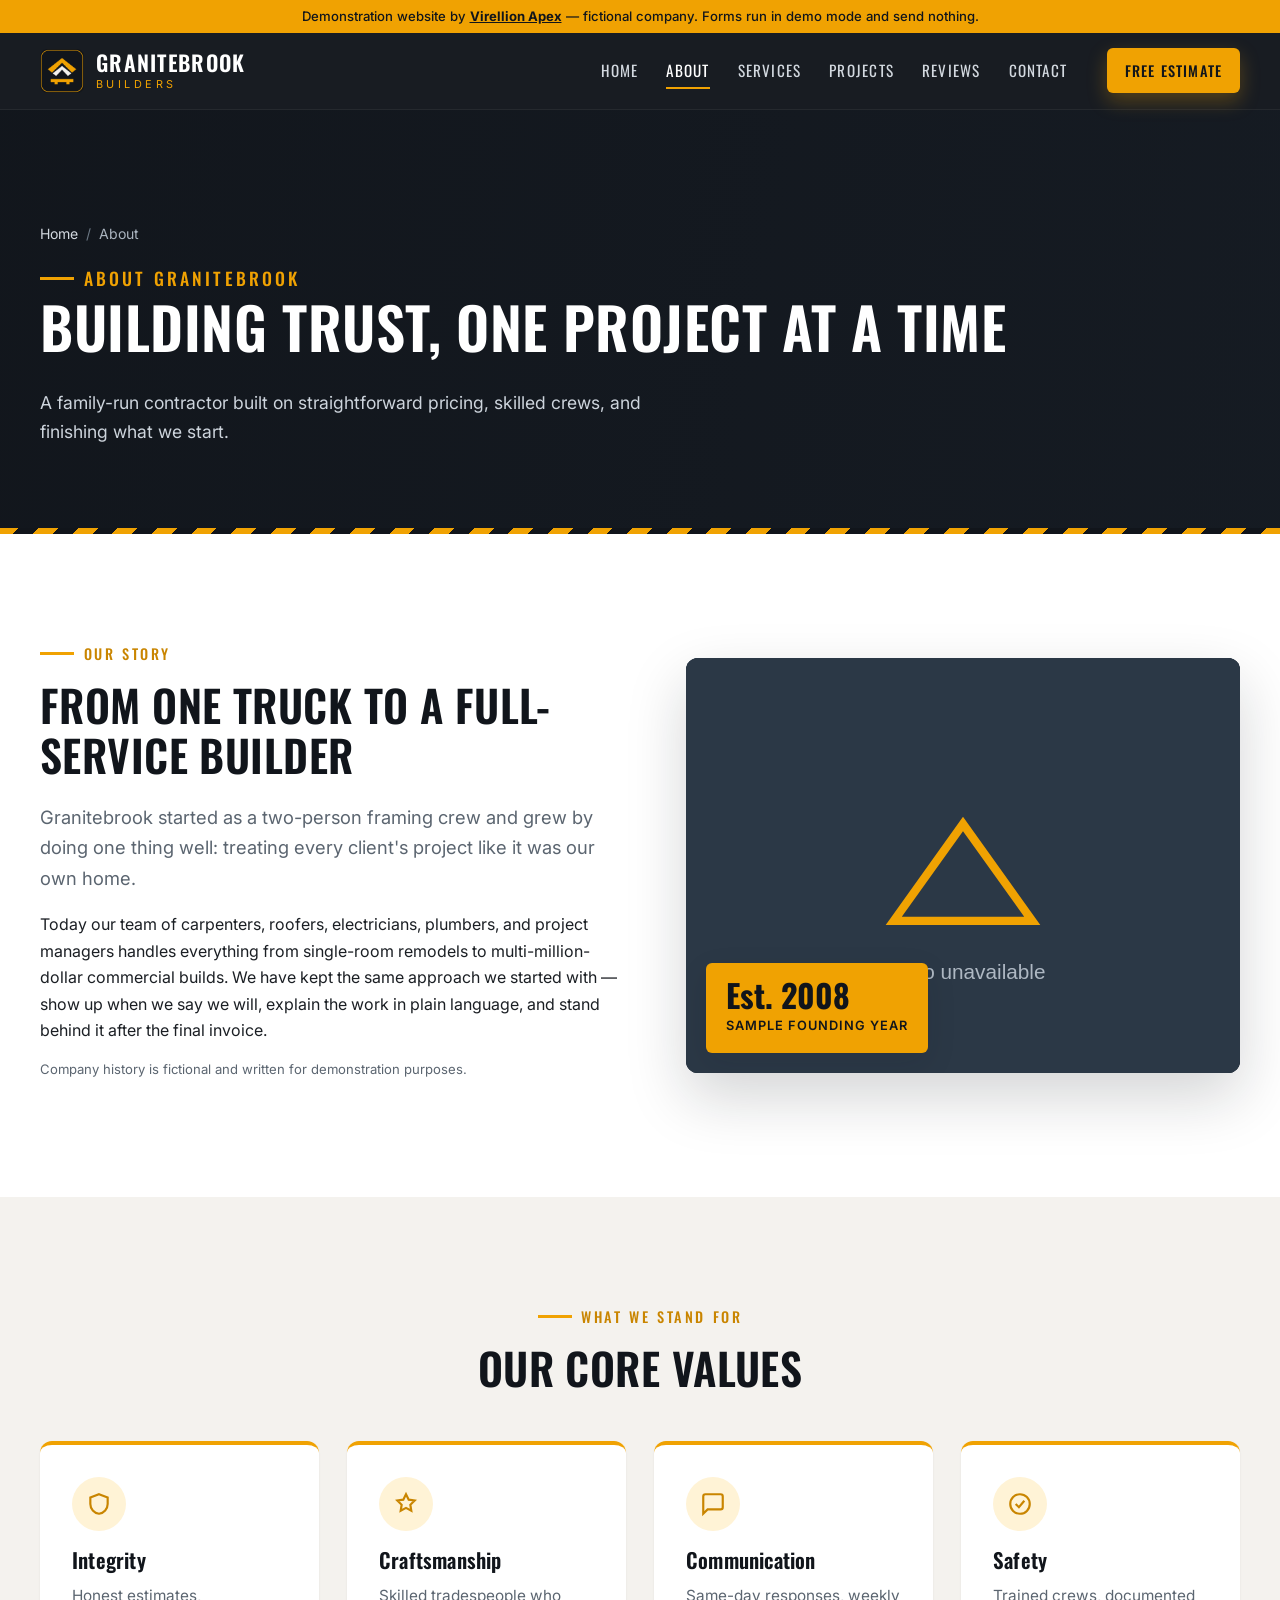
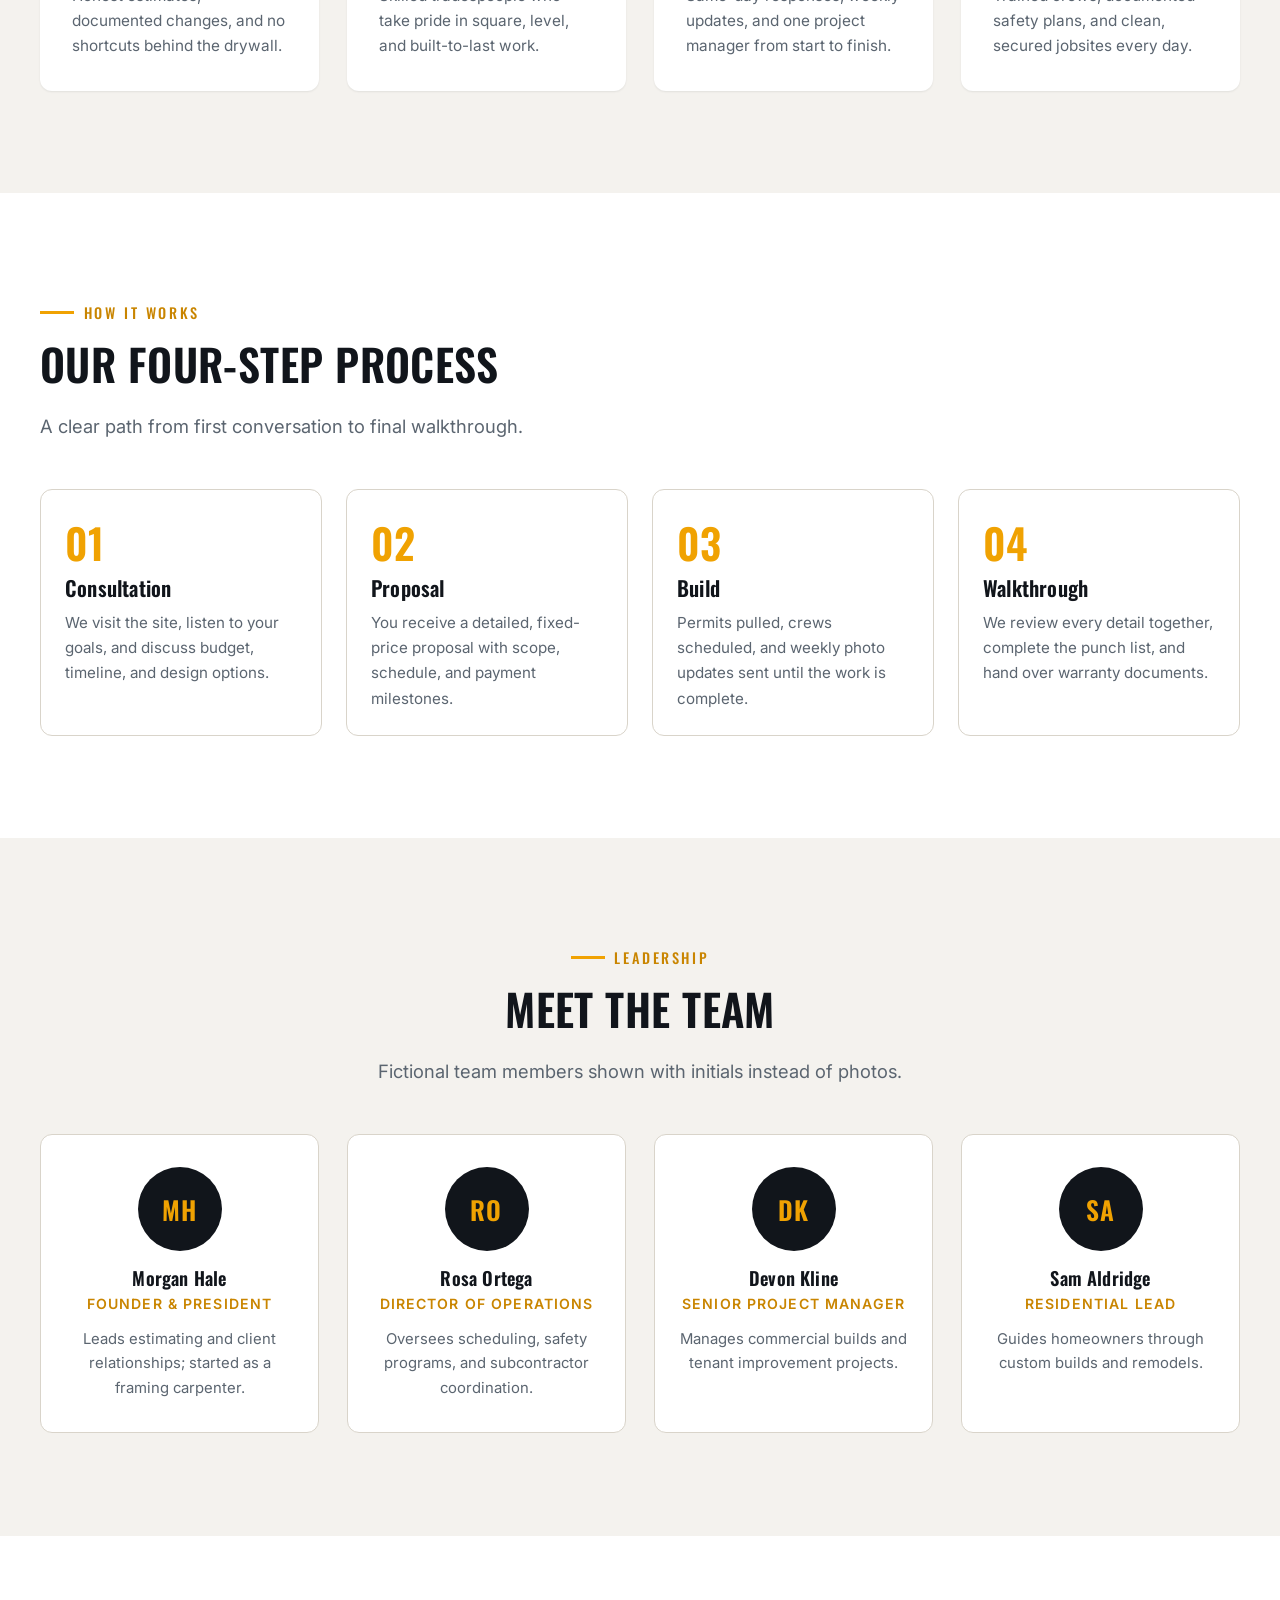
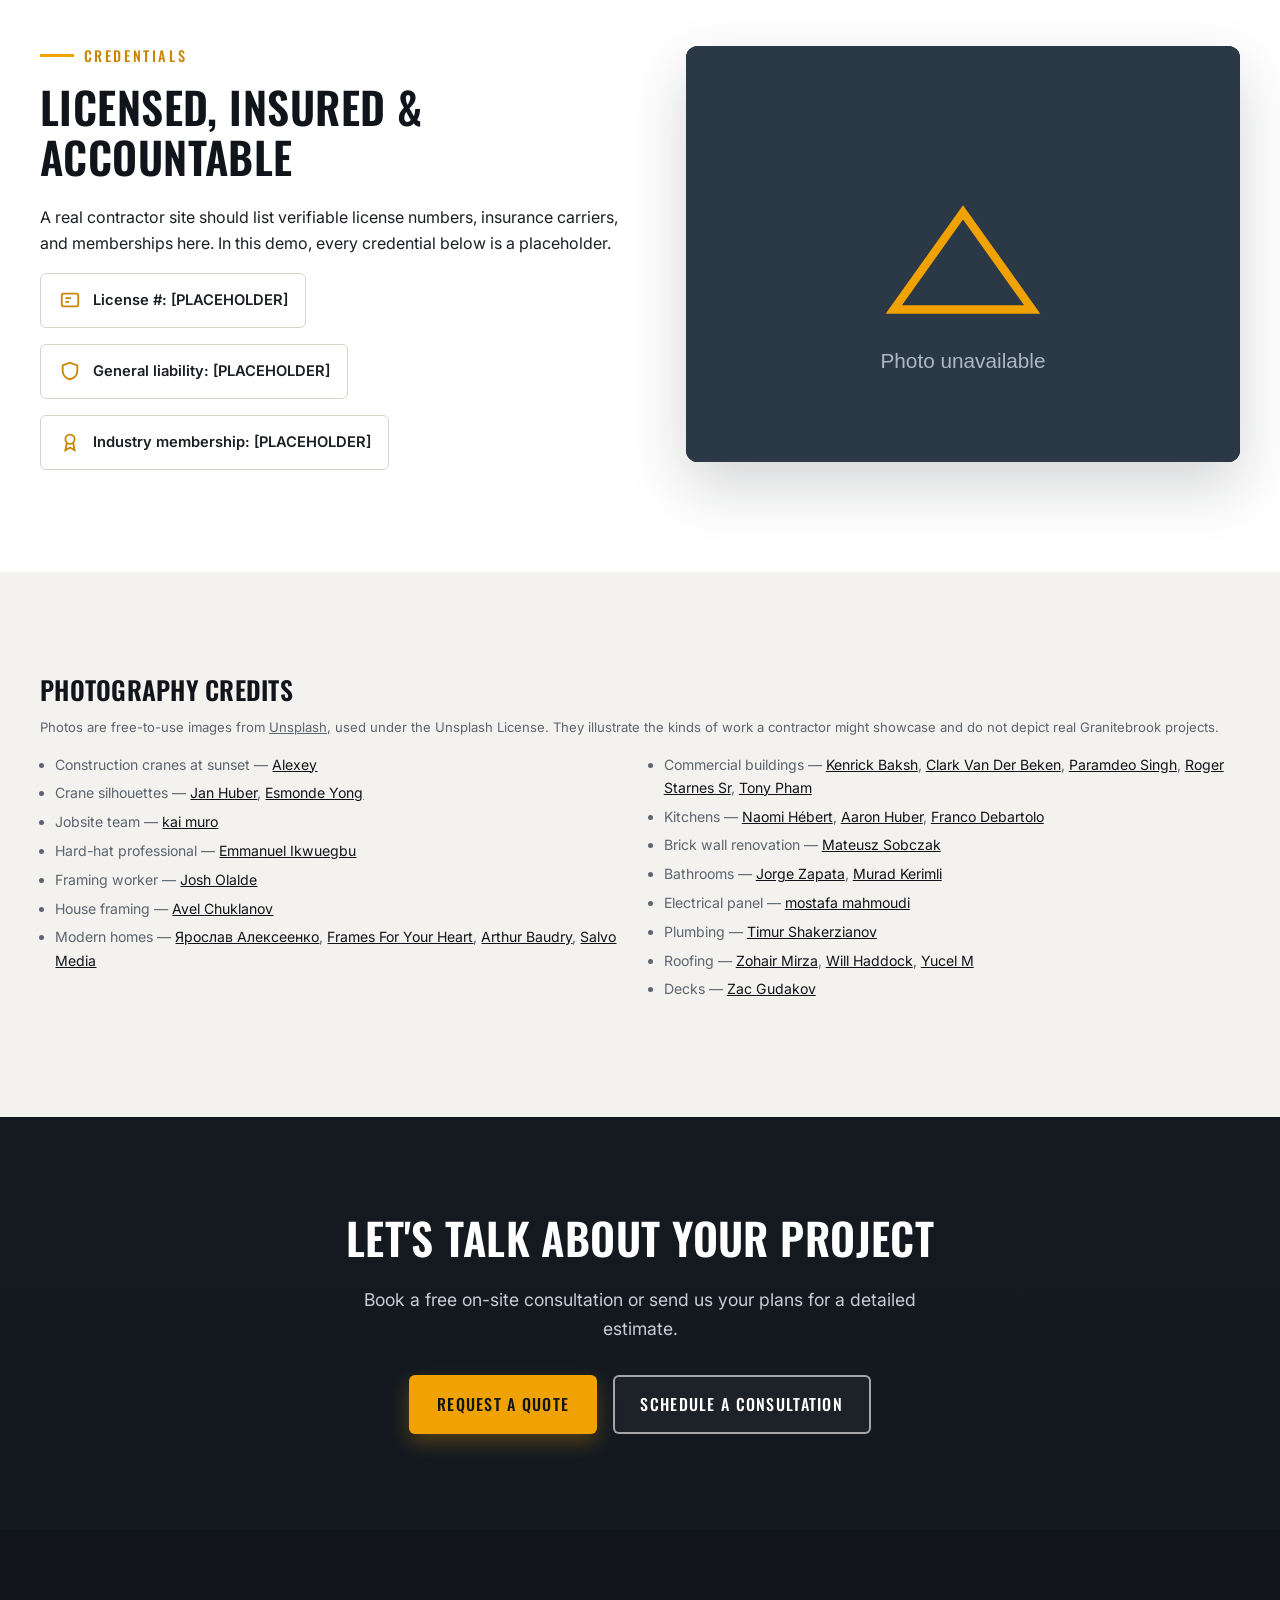
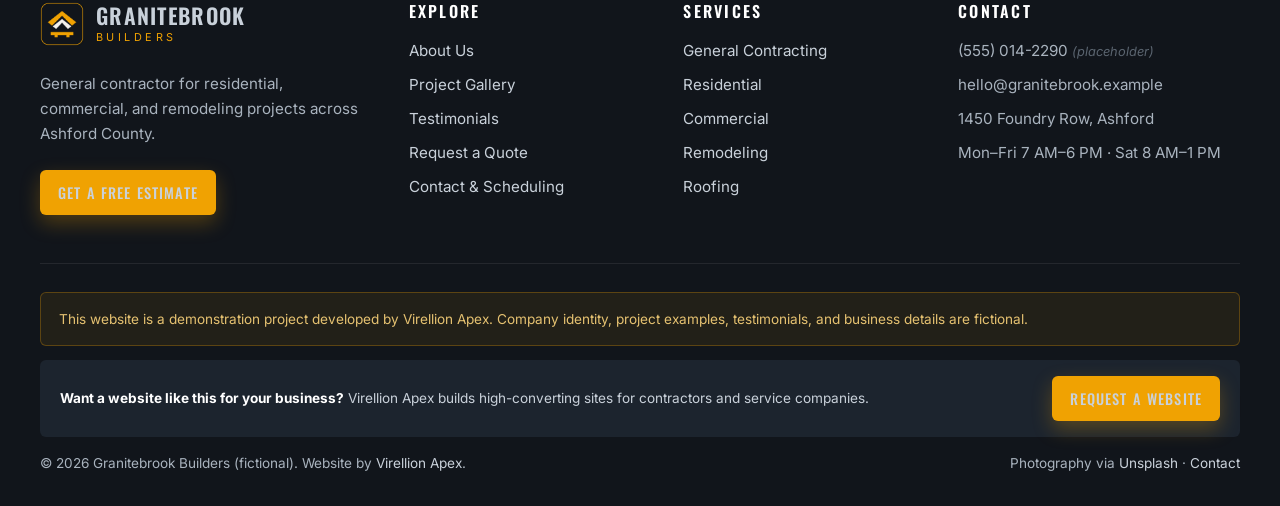
<file: about.html>
<!DOCTYPE html>
<html lang="en" class="no-js">
<head>
  <meta charset="utf-8">
  <meta name="viewport" content="width=device-width, initial-scale=1">
  <title>About Us | Granitebrook Builders — Family-Run General Contractor</title>
  <meta name="description" content="Meet Granitebrook Builders (demo): our story, values, project process, team, and credentials as a full-service general contractor in Ashford County.">
  <!-- PLACEHOLDER: replace the domain below with the live domain before launch -->
  <link rel="canonical" href="https://contractor.virellionapex.com/about.html">
  <!-- Demo site: kept out of search results. For a real client, change to "index, follow". -->
  <meta name="robots" content="noindex, follow">
  <meta name="theme-color" content="#11151b">
  <meta name="author" content="Virellion Apex">

  <!-- Open Graph / social sharing -->
  <meta property="og:type" content="website">
  <meta property="og:site_name" content="Granitebrook Builders (Demo)">
  <meta property="og:title" content="About Us | Granitebrook Builders">
  <meta property="og:description" content="Meet Granitebrook Builders (demo): our story, values, project process, team, and credentials as a full-service general contractor in Ashford County.">
  <meta property="og:url" content="https://contractor.virellionapex.com/about.html">
  <meta property="og:image" content="https://contractor.virellionapex.com/images/og-image.jpg">
  <meta property="og:image:width" content="1200">
  <meta property="og:image:height" content="630">
  <meta property="og:image:alt" content="Granitebrook Builders demonstration website">
  <meta name="twitter:card" content="summary_large_image">
  <meta name="twitter:title" content="About Us | Granitebrook Builders">
  <meta name="twitter:description" content="A demonstration contractor website by Virellion Apex.">
  <meta name="twitter:image" content="https://contractor.virellionapex.com/images/og-image.jpg">

  <link rel="icon" type="image/png" sizes="32x32" href="assets/favicon-32.png">
  <link rel="icon" type="image/png" sizes="48x48" href="assets/favicon-48.png">
  <link rel="apple-touch-icon" href="assets/apple-touch-icon.png">

  <link rel="preconnect" href="https://fonts.googleapis.com">
  <link rel="preconnect" href="https://fonts.gstatic.com" crossorigin>
  <link rel="preconnect" href="https://images.unsplash.com" crossorigin>
  <link rel="stylesheet" href="https://fonts.googleapis.com/css2?family=Inter:wght@400;500;600;700&family=Oswald:wght@400;500;600&display=swap">
  <link rel="stylesheet" href="css/style.css">

</head>
<body>
  <a class="skip-link" href="#main">Skip to main content</a>
  <div class="demo-bar" role="note">Demonstration website by <a href="https://virellionapex.com">Virellion Apex</a> — fictional company. Forms run in demo mode and send nothing.</div>

  <header class="site-header">
    <div class="container header-inner">
      <a class="brand" href="index.html" aria-label="Granitebrook Builders — home">
        <img src="images/logo.png" alt="" width="44" height="44">
        <span class="brand-text"><span class="brand-name">Granitebrook</span><span class="brand-sub">Builders</span></span>
      </a>
      <nav class="nav" id="site-nav" aria-label="Main">
        <ul>
          <li><a href="index.html">Home</a></li>
          <li><a href="about.html" aria-current="page">About</a></li>
          <li><a href="services.html">Services</a></li>
          <li><a href="projects.html">Projects</a></li>
          <li><a href="testimonials.html">Reviews</a></li>
          <li><a href="contact.html">Contact</a></li>
        </ul>
        <a class="btn btn-primary btn-sm nav-cta" href="quote.html">Free Estimate</a>
        <p class="nav-phone">Call (555) 014-2290 · Mon–Sat</p>
      </nav>
      <button class="nav-toggle" type="button" aria-controls="site-nav" aria-expanded="false" aria-label="Open menu"><span class="bars"></span></button>
    </div>
  </header>

  <main id="main">
    <section class="page-hero" style="background-image:url('https://images.unsplash.com/photo-1587582423116-ec07293f0395?auto=format&fit=crop&w=1800&q=70')">
      <div class="container">
        <ol class="breadcrumb"><li><a href="index.html">Home</a></li><li aria-current="page">About</li></ol>
        <p class="eyebrow">About Granitebrook</p>
        <h1>Building trust, one project at a time</h1>
        <p>A family-run contractor built on straightforward pricing, skilled crews, and finishing what we start.</p>
      </div>
    </section>

    <section class="section" aria-labelledby="story-title">
      <div class="container split">
        <div class="reveal">
          <p class="eyebrow">Our story</p>
          <h2 id="story-title">From one truck to a full-service builder</h2>
          <p class="lead">Granitebrook started as a two-person framing crew and grew by doing one thing well: treating every client's project like it was our own home.</p>
          <p>Today our team of carpenters, roofers, electricians, plumbers, and project managers handles everything from single-room remodels to multi-million-dollar commercial builds. We have kept the same approach we started with — show up when we say we will, explain the work in plain language, and stand behind it after the final invoice.</p>
          <p class="fine-print">Company history is fictional and written for demonstration purposes.</p>
        </div>
        <div class="reveal">
          <div class="media-frame">
            <img src="https://images.unsplash.com/photo-1556156653-e5a7c69cc263?auto=format&fit=crop&w=1100&q=75" alt="Timber framing of a new home under construction" width="1100" height="825" loading="lazy">
            <div class="media-badge"><strong>Est. 2008</strong><span>Sample founding year</span></div>
          </div>
        </div>
      </div>
    </section>

    <section class="section section-alt" aria-labelledby="values-title">
      <div class="container">
        <div class="section-head center reveal">
          <p class="eyebrow">What we stand for</p>
          <h2 id="values-title">Our core values</h2>
        </div>
        <div class="grid grid-4">
          <div class="feature reveal">
            <div class="icon" aria-hidden="true"><svg width="26" height="26" viewBox="0 0 24 24" fill="none" stroke="currentColor" stroke-width="2"><path d="M12 3l8 3v6c0 4.5-3.4 8.3-8 9-4.6-.7-8-4.5-8-9V6z"/></svg></div>
            <h3>Integrity</h3><p>Honest estimates, documented changes, and no shortcuts behind the drywall.</p>
          </div>
          <div class="feature reveal">
            <div class="icon" aria-hidden="true"><svg width="26" height="26" viewBox="0 0 24 24" fill="none" stroke="currentColor" stroke-width="2"><path d="M12 3l2.5 5 5.5.8-4 3.9.9 5.5-4.9-2.6-4.9 2.6.9-5.5-4-3.9 5.5-.8z"/></svg></div>
            <h3>Craftsmanship</h3><p>Skilled tradespeople who take pride in square, level, and built-to-last work.</p>
          </div>
          <div class="feature reveal">
            <div class="icon" aria-hidden="true"><svg width="26" height="26" viewBox="0 0 24 24" fill="none" stroke="currentColor" stroke-width="2"><path d="M21 15a2 2 0 0 1-2 2H7l-4 4V5a2 2 0 0 1 2-2h14a2 2 0 0 1 2 2z"/></svg></div>
            <h3>Communication</h3><p>Same-day responses, weekly updates, and one project manager from start to finish.</p>
          </div>
          <div class="feature reveal">
            <div class="icon" aria-hidden="true"><svg width="26" height="26" viewBox="0 0 24 24" fill="none" stroke="currentColor" stroke-width="2"><circle cx="12" cy="12" r="9"/><path d="M8 12l3 3 5-6"/></svg></div>
            <h3>Safety</h3><p>Trained crews, documented safety plans, and clean, secured jobsites every day.</p>
          </div>
        </div>
      </div>
    </section>

    <section class="section" aria-labelledby="process-title">
      <div class="container">
        <div class="section-head reveal">
          <p class="eyebrow">How it works</p>
          <h2 id="process-title">Our four-step process</h2>
          <p class="lead">A clear path from first conversation to final walkthrough.</p>
        </div>
        <div class="process">
          <div class="process-step reveal"><h3>Consultation</h3><p>We visit the site, listen to your goals, and discuss budget, timeline, and design options.</p></div>
          <div class="process-step reveal"><h3>Proposal</h3><p>You receive a detailed, fixed-price proposal with scope, schedule, and payment milestones.</p></div>
          <div class="process-step reveal"><h3>Build</h3><p>Permits pulled, crews scheduled, and weekly photo updates sent until the work is complete.</p></div>
          <div class="process-step reveal"><h3>Walkthrough</h3><p>We review every detail together, complete the punch list, and hand over warranty documents.</p></div>
        </div>
      </div>
    </section>

    <section class="section section-alt" aria-labelledby="team-title">
      <div class="container">
        <div class="section-head center reveal">
          <p class="eyebrow">Leadership</p>
          <h2 id="team-title">Meet the team</h2>
          <p class="lead">Fictional team members shown with initials instead of photos.</p>
        </div>
        <div class="grid grid-4">
          <div class="team-card reveal"><span class="avatar" aria-hidden="true">MH</span><h3>Morgan Hale</h3><p class="role">Founder &amp; President</p><p>Leads estimating and client relationships; started as a framing carpenter.</p></div>
          <div class="team-card reveal"><span class="avatar" aria-hidden="true">RO</span><h3>Rosa Ortega</h3><p class="role">Director of Operations</p><p>Oversees scheduling, safety programs, and subcontractor coordination.</p></div>
          <div class="team-card reveal"><span class="avatar" aria-hidden="true">DK</span><h3>Devon Kline</h3><p class="role">Senior Project Manager</p><p>Manages commercial builds and tenant improvement projects.</p></div>
          <div class="team-card reveal"><span class="avatar" aria-hidden="true">SA</span><h3>Sam Aldridge</h3><p class="role">Residential Lead</p><p>Guides homeowners through custom builds and remodels.</p></div>
        </div>
      </div>
    </section>

    <section class="section" aria-labelledby="cred-title">
      <div class="container split">
        <div class="reveal">
          <p class="eyebrow">Credentials</p>
          <h2 id="cred-title">Licensed, insured &amp; accountable</h2>
          <p>A real contractor site should list verifiable license numbers, insurance carriers, and memberships here. In this demo, every credential below is a placeholder.</p>
          <div class="credentials">
            <span class="cred"><svg width="22" height="22" viewBox="0 0 24 24" fill="none" stroke="currentColor" stroke-width="2" aria-hidden="true"><rect x="3" y="5" width="18" height="14" rx="2"/><path d="M7 10h6M7 14h4"/></svg>License #: [PLACEHOLDER]</span>
            <span class="cred"><svg width="22" height="22" viewBox="0 0 24 24" fill="none" stroke="currentColor" stroke-width="2" aria-hidden="true"><path d="M12 3l8 3v6c0 4.5-3.4 8.3-8 9-4.6-.7-8-4.5-8-9V6z"/></svg>General liability: [PLACEHOLDER]</span>
            <span class="cred"><svg width="22" height="22" viewBox="0 0 24 24" fill="none" stroke="currentColor" stroke-width="2" aria-hidden="true"><circle cx="12" cy="9" r="5"/><path d="M8.5 13l-1.5 8 5-3 5 3-1.5-8"/></svg>Industry membership: [PLACEHOLDER]</span>
          </div>
        </div>
        <div class="reveal">
          <div class="media-frame">
            <img src="https://images.unsplash.com/photo-1621905251189-08b45d6a269e?auto=format&fit=crop&w=1100&q=75" alt="Construction professional wearing a hard hat and safety glasses on site" width="1100" height="825" loading="lazy">
          </div>
        </div>
      </div>
    </section>

    <section class="section section-alt" id="credits" aria-labelledby="credits-title">
      <div class="container">
        <h2 id="credits-title" style="font-size:1.6rem">Photography credits</h2>
        <p class="fine-print">Photos are free-to-use images from <a href="https://unsplash.com/?utm_source=granitebrook_demo&amp;utm_medium=referral">Unsplash</a>, used under the Unsplash License. They illustrate the kinds of work a contractor might showcase and do not depict real Granitebrook projects.</p>
        <ul class="credits-list">
          <li>Construction cranes at sunset — <a href="https://unsplash.com/@n_at?utm_source=granitebrook_demo&amp;utm_medium=referral">Alexey</a></li>
          <li>Crane silhouettes — <a href="https://unsplash.com/@jan_huber?utm_source=granitebrook_demo&amp;utm_medium=referral">Jan Huber</a>, <a href="https://unsplash.com/@esmonde?utm_source=granitebrook_demo&amp;utm_medium=referral">Esmonde Yong</a></li>
          <li>Jobsite team — <a href="https://unsplash.com/@turuturu?utm_source=granitebrook_demo&amp;utm_medium=referral">kai muro</a></li>
          <li>Hard-hat professional — <a href="https://unsplash.com/@emmages?utm_source=granitebrook_demo&amp;utm_medium=referral">Emmanuel Ikwuegbu</a></li>
          <li>Framing worker — <a href="https://unsplash.com/@josholalde?utm_source=granitebrook_demo&amp;utm_medium=referral">Josh Olalde</a></li>
          <li>House framing — <a href="https://unsplash.com/@chuklanov?utm_source=granitebrook_demo&amp;utm_medium=referral">Avel Chuklanov</a></li>
          <li>Modern homes — <a href="https://unsplash.com/@webaliser?utm_source=granitebrook_demo&amp;utm_medium=referral">Ярослав Алексеенко</a>, <a href="https://unsplash.com/@framesforyourheart?utm_source=granitebrook_demo&amp;utm_medium=referral">Frames For Your Heart</a>, <a href="https://unsplash.com/@bipow?utm_source=granitebrook_demo&amp;utm_medium=referral">Arthur Baudry</a>, <a href="https://unsplash.com/@salvomedia?utm_source=granitebrook_demo&amp;utm_medium=referral">Salvo Media</a></li>
          <li>Commercial buildings — <a href="https://unsplash.com/@kenrick?utm_source=granitebrook_demo&amp;utm_medium=referral">Kenrick Baksh</a>, <a href="https://unsplash.com/@snapsbyclark?utm_source=granitebrook_demo&amp;utm_medium=referral">Clark Van Der Beken</a>, <a href="https://unsplash.com/@paramdeo_?utm_source=granitebrook_demo&amp;utm_medium=referral">Paramdeo Singh</a>, <a href="https://unsplash.com/@rstar50?utm_source=granitebrook_demo&amp;utm_medium=referral">Roger Starnes Sr</a>, <a href="https://unsplash.com/@tonyphamvn?utm_source=granitebrook_demo&amp;utm_medium=referral">Tony Pham</a></li>
          <li>Kitchens — <a href="https://unsplash.com/@naomish?utm_source=granitebrook_demo&amp;utm_medium=referral">Naomi Hébert</a>, <a href="https://unsplash.com/@aahubs?utm_source=granitebrook_demo&amp;utm_medium=referral">Aaron Huber</a>, <a href="https://unsplash.com/@francotheshooter?utm_source=granitebrook_demo&amp;utm_medium=referral">Franco Debartolo</a></li>
          <li>Brick wall renovation — <a href="https://unsplash.com/@smatric?utm_source=granitebrook_demo&amp;utm_medium=referral">Mateusz Sobczak</a></li>
          <li>Bathrooms — <a href="https://unsplash.com/@jorgezapatag?utm_source=granitebrook_demo&amp;utm_medium=referral">Jorge Zapata</a>, <a href="https://unsplash.com/@frankkip?utm_source=granitebrook_demo&amp;utm_medium=referral">Murad Kerimli</a></li>
          <li>Electrical panel — <a href="https://unsplash.com/@mostafa_mahmoudi24?utm_source=granitebrook_demo&amp;utm_medium=referral">mostafa mahmoudi</a></li>
          <li>Plumbing — <a href="https://unsplash.com/@shaker_jpg?utm_source=granitebrook_demo&amp;utm_medium=referral">Timur Shakerzianov</a></li>
          <li>Roofing — <a href="https://unsplash.com/@zamclicks?utm_source=granitebrook_demo&amp;utm_medium=referral">Zohair Mirza</a>, <a href="https://unsplash.com/@willhaddock?utm_source=granitebrook_demo&amp;utm_medium=referral">Will Haddock</a>, <a href="https://unsplash.com/@ymoran?utm_source=granitebrook_demo&amp;utm_medium=referral">Yucel M</a></li>
          <li>Decks — <a href="https://unsplash.com/@zacgudakov?utm_source=granitebrook_demo&amp;utm_medium=referral">Zac Gudakov</a></li>
        </ul>
      </div>
    </section>

    <section class="cta-band" aria-labelledby="cta-title">
      <div class="container">
        <h2 id="cta-title">Let's talk about your project</h2>
        <p>Book a free on-site consultation or send us your plans for a detailed estimate.</p>
        <div class="actions">
          <a class="btn btn-primary" href="quote.html">Request a Quote</a>
          <a class="btn btn-ghost-light" href="contact.html#schedule">Schedule a Consultation</a>
        </div>
      </div>
    </section>
  </main>

  <footer class="site-footer">
    <div class="container">
      <div class="footer-grid">
        <div class="footer-brand">
          <a class="brand" href="index.html" aria-label="Granitebrook Builders — home">
            <img src="images/logo.png" alt="" width="44" height="44">
            <span class="brand-text"><span class="brand-name">Granitebrook</span><span class="brand-sub">Builders</span></span>
          </a>
          <p>General contractor for residential, commercial, and remodeling projects across Ashford County.</p>
          <a class="btn btn-primary btn-sm" href="quote.html">Get a Free Estimate</a>
        </div>
        <div>
          <h3>Explore</h3>
          <ul>
            <li><a href="about.html">About Us</a></li>
            <li><a href="projects.html">Project Gallery</a></li>
            <li><a href="testimonials.html">Testimonials</a></li>
            <li><a href="quote.html">Request a Quote</a></li>
            <li><a href="contact.html">Contact &amp; Scheduling</a></li>
          </ul>
        </div>
        <div>
          <h3>Services</h3>
          <ul>
            <li><a href="services.html#general-contracting">General Contracting</a></li>
            <li><a href="services.html#residential">Residential</a></li>
            <li><a href="services.html#commercial">Commercial</a></li>
            <li><a href="services.html#remodeling">Remodeling</a></li>
            <li><a href="services.html#roofing">Roofing</a></li>
          </ul>
        </div>
        <div>
          <h3>Contact</h3>
          <ul>
            <li>(555) 014-2290 <span class="placeholder-note">(placeholder)</span></li>
            <li>hello@granitebrook.example</li>
            <li>1450 Foundry Row, Ashford</li>
            <li>Mon–Fri 7 AM–6 PM · Sat 8 AM–1 PM</li>
          </ul>
        </div>
      </div>
      <div class="footer-bottom">
        <p class="disclaimer">This website is a demonstration project developed by Virellion Apex. Company identity, project examples, testimonials, and business details are fictional.</p>
        <div class="va-credit">
          <p><strong>Want a website like this for your business?</strong> Virellion Apex builds high-converting sites for contractors and service companies.</p>
          <a class="btn btn-primary btn-sm" href="https://calendly.com/virellionapex/free-consultation">Request a Website</a>
        </div>
        <div class="footer-meta">
          <span>© <span data-year>2026</span> Granitebrook Builders (fictional). Website by <a href="https://virellionapex.com">Virellion Apex</a>.</span>
          <span>Photography via <a href="about.html#credits">Unsplash</a> · <a href="contact.html">Contact</a></span>
        </div>
      </div>
    </div>
  </footer>

  <div class="mobile-cta" aria-label="Quick actions">
    <a class="btn btn-ghost-light" href="tel:+15550142290">Call</a>
    <a class="btn btn-primary" href="quote.html">Free Estimate</a>
  </div>
  <button class="to-top" type="button" aria-label="Back to top"><svg width="20" height="20" viewBox="0 0 24 24" fill="none" stroke="currentColor" stroke-width="2.6" stroke-linecap="round" aria-hidden="true"><path d="M6 15l6-6 6 6"/></svg></button>

  <script src="js/script.js" defer></script>
</body>
</html>
</file>
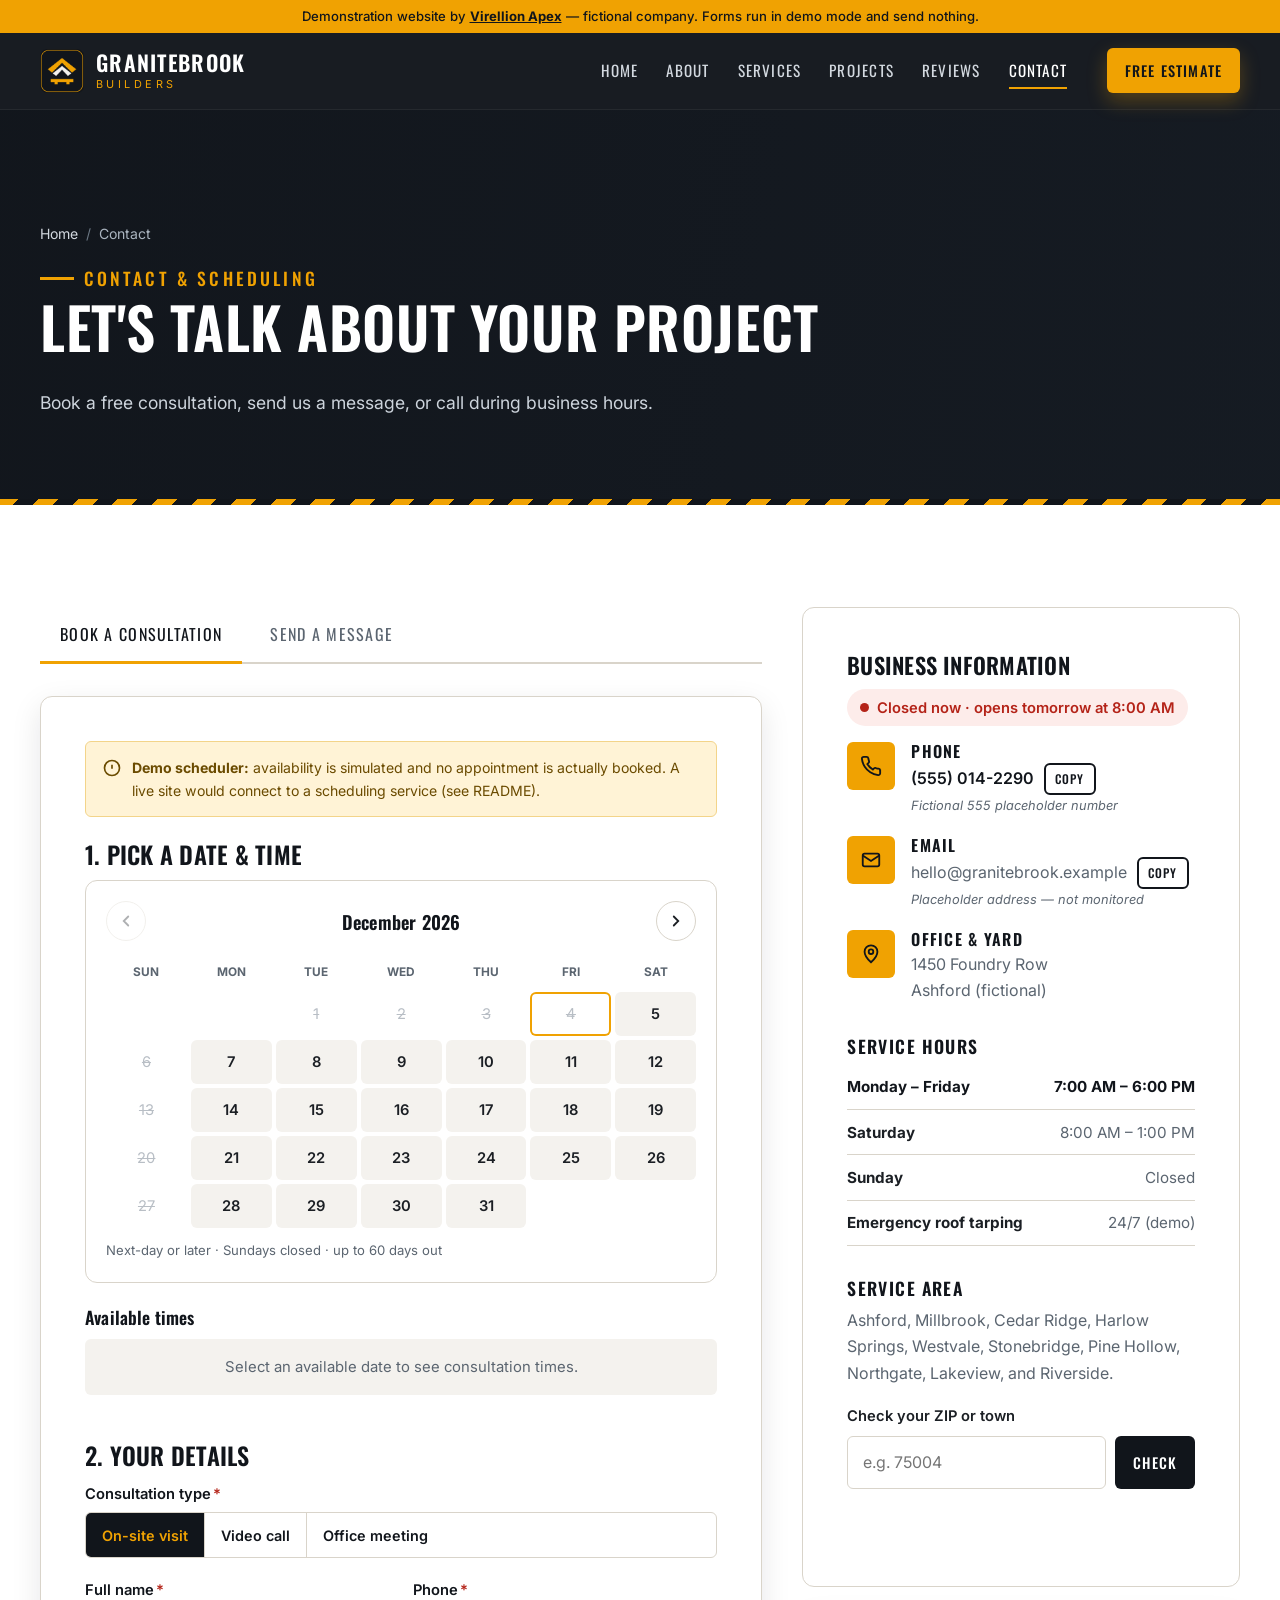
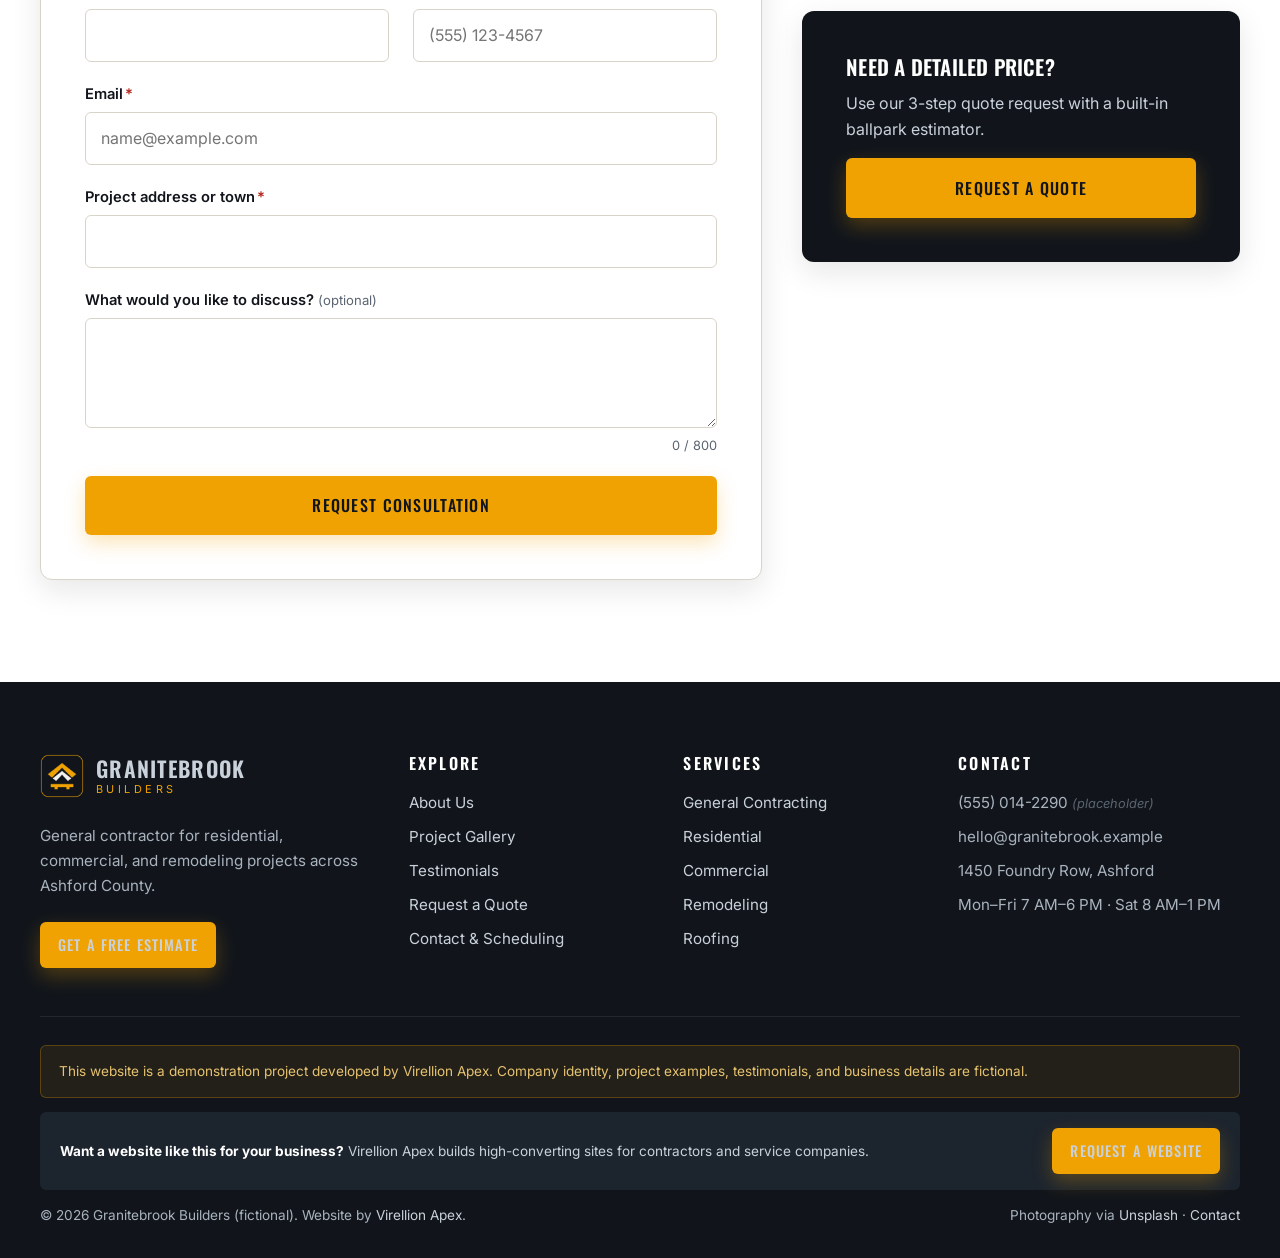
<file: contact.html>
<!DOCTYPE html>
<html lang="en" class="no-js">
<head>
  <meta charset="utf-8">
  <meta name="viewport" content="width=device-width, initial-scale=1">
  <title>Contact &amp; Scheduling | Granitebrook Builders — Book a Consultation</title>
  <meta name="description" content="Contact Granitebrook Builders (demo): business hours, service area, contact form, and an interactive consultation scheduling interface.">
  <!-- PLACEHOLDER: replace the domain below with the live domain before launch -->
  <link rel="canonical" href="https://contractor.virellionapex.com/contact.html">
  <!-- Demo site: kept out of search results. For a real client, change to "index, follow". -->
  <meta name="robots" content="noindex, follow">
  <meta name="theme-color" content="#11151b">
  <meta name="author" content="Virellion Apex">

  <!-- Open Graph / social sharing -->
  <meta property="og:type" content="website">
  <meta property="og:site_name" content="Granitebrook Builders (Demo)">
  <meta property="og:title" content="Contact &amp; Scheduling | Granitebrook Builders">
  <meta property="og:description" content="Contact Granitebrook Builders (demo): business hours, service area, contact form, and an interactive consultation scheduling interface.">
  <meta property="og:url" content="https://contractor.virellionapex.com/contact.html">
  <meta property="og:image" content="https://contractor.virellionapex.com/images/og-image.jpg">
  <meta property="og:image:width" content="1200">
  <meta property="og:image:height" content="630">
  <meta property="og:image:alt" content="Granitebrook Builders demonstration website">
  <meta name="twitter:card" content="summary_large_image">
  <meta name="twitter:title" content="Contact &amp; Scheduling | Granitebrook Builders">
  <meta name="twitter:description" content="A demonstration contractor website by Virellion Apex.">
  <meta name="twitter:image" content="https://contractor.virellionapex.com/images/og-image.jpg">

  <link rel="icon" type="image/png" sizes="32x32" href="assets/favicon-32.png">
  <link rel="icon" type="image/png" sizes="48x48" href="assets/favicon-48.png">
  <link rel="apple-touch-icon" href="assets/apple-touch-icon.png">

  <link rel="preconnect" href="https://fonts.googleapis.com">
  <link rel="preconnect" href="https://fonts.gstatic.com" crossorigin>
  <link rel="preconnect" href="https://images.unsplash.com" crossorigin>
  <link rel="stylesheet" href="https://fonts.googleapis.com/css2?family=Inter:wght@400;500;600;700&family=Oswald:wght@400;500;600&display=swap">
  <link rel="stylesheet" href="css/style.css">

</head>
<body>
  <a class="skip-link" href="#main">Skip to main content</a>
  <div class="demo-bar" role="note">Demonstration website by <a href="https://virellionapex.com">Virellion Apex</a> — fictional company. Forms run in demo mode and send nothing.</div>

  <header class="site-header">
    <div class="container header-inner">
      <a class="brand" href="index.html" aria-label="Granitebrook Builders — home">
        <img src="images/logo.png" alt="" width="44" height="44">
        <span class="brand-text"><span class="brand-name">Granitebrook</span><span class="brand-sub">Builders</span></span>
      </a>
      <nav class="nav" id="site-nav" aria-label="Main">
        <ul>
          <li><a href="index.html">Home</a></li>
          <li><a href="about.html">About</a></li>
          <li><a href="services.html">Services</a></li>
          <li><a href="projects.html">Projects</a></li>
          <li><a href="testimonials.html">Reviews</a></li>
          <li><a href="contact.html" aria-current="page">Contact</a></li>
        </ul>
        <a class="btn btn-primary btn-sm nav-cta" href="quote.html">Free Estimate</a>
        <p class="nav-phone">Call (555) 014-2290 · Mon–Sat</p>
      </nav>
      <button class="nav-toggle" type="button" aria-controls="site-nav" aria-expanded="false" aria-label="Open menu"><span class="bars"></span></button>
    </div>
  </header>

  <main id="main">
    <section class="page-hero" style="background-image:url('https://images.unsplash.com/photo-1621905251189-08b45d6a269e?auto=format&fit=crop&w=1800&q=70')">
      <div class="container">
        <ol class="breadcrumb"><li><a href="index.html">Home</a></li><li aria-current="page">Contact</li></ol>
        <p class="eyebrow">Contact &amp; scheduling</p>
        <h1>Let's talk about your project</h1>
        <p>Book a free consultation, send us a message, or call during business hours.</p>
      </div>
    </section>

    <section class="section" aria-label="Contact options">
      <div class="container" style="display:grid;grid-template-columns:minmax(0,1.65fr) minmax(0,1fr);gap:2.5rem;align-items:start" id="contact-layout">
        <div>
          <div class="tabs" role="tablist" aria-label="Contact options">
            <button class="tab" role="tab" id="tab-schedule" aria-controls="panel-schedule" aria-selected="true" data-hash="schedule" type="button">Book a Consultation</button>
            <button class="tab" role="tab" id="tab-message" aria-controls="panel-message" aria-selected="false" tabindex="-1" data-hash="message" type="button">Send a Message</button>
          </div>

          <!-- APPOINTMENT -->
          <div class="tab-panel" role="tabpanel" id="panel-schedule" aria-labelledby="tab-schedule">
            <div class="form-card">
              <div id="appointment-flow">
                <div class="demo-note" role="note"><svg width="20" height="20" viewBox="0 0 24 24" fill="none" stroke="currentColor" stroke-width="2" aria-hidden="true"><circle cx="12" cy="12" r="9"/><path d="M12 8v5M12 16h.01"/></svg><span><strong>Demo scheduler:</strong> availability is simulated and no appointment is actually booked. A live site would connect to a scheduling service (see README).</span></div>
                <h2 style="font-size:1.5rem">1. Pick a date &amp; time</h2>
                <div class="scheduler" id="scheduler">
                  <div class="cal">
                    <div class="cal-head">
                      <button class="cal-nav cal-prev" type="button" aria-label="Previous month"><svg width="18" height="18" viewBox="0 0 24 24" fill="none" stroke="currentColor" stroke-width="2.4" stroke-linecap="round" aria-hidden="true"><path d="M15 6l-6 6 6 6"/></svg></button>
                      <h3 class="cal-title" aria-live="polite">Month</h3>
                      <button class="cal-nav cal-next" type="button" aria-label="Next month"><svg width="18" height="18" viewBox="0 0 24 24" fill="none" stroke="currentColor" stroke-width="2.4" stroke-linecap="round" aria-hidden="true"><path d="M9 6l6 6-6 6"/></svg></button>
                    </div>
                    <div class="cal-grid" role="group" aria-label="Choose a consultation date"></div>
                    <p class="fine-print" style="margin:.75rem 0 0">Next-day or later · Sundays closed · up to 60 days out</p>
                  </div>
                  <div class="slots-wrap">
                    <h3 id="slots-title">Available times</h3>
                    <div class="slots" role="group" aria-labelledby="slots-title"></div>
                    <p class="selection-pill" role="status" style="margin-top:1rem"><svg width="18" height="18" viewBox="0 0 24 24" fill="none" stroke="currentColor" stroke-width="2.6" stroke-linecap="round" aria-hidden="true"><path d="M5 12.5l4.5 4.5L19 7.5"/></svg><span></span></p>
                    <p id="slot-error" class="field-error" style="display:block;margin-top:.75rem" role="alert" hidden>Please choose a date and an available time.</p>
                  </div>
                </div>

                <form id="appointment-form" novalidate style="margin-top:2rem">
                  <h2 style="font-size:1.5rem">2. Your details</h2>
                  <input type="hidden" name="appt_date">
                  <input type="hidden" name="appt_time">
                  <div class="form-grid">
                    <fieldset class="field full" style="border:0;padding:0;margin:0">
                      <legend>Consultation type<span class="req" aria-hidden="true">*</span></legend>
                      <div class="segmented" style="margin-top:.4rem">
                        <input type="radio" id="at-site" name="appt_type" value="On-site visit" required checked><label for="at-site">On-site visit</label>
                        <input type="radio" id="at-video" name="appt_type" value="Video call"><label for="at-video">Video call</label>
                        <input type="radio" id="at-office" name="appt_type" value="Office meeting"><label for="at-office">Office meeting</label>
                      </div>
                    </fieldset>
                    <div class="field">
                      <label for="appt_name">Full name<span class="req" aria-hidden="true">*</span></label>
                      <input id="appt_name" name="appt_name" type="text" required minlength="2" autocomplete="name">
                    </div>
                    <div class="field">
                      <label for="appt_phone">Phone<span class="req" aria-hidden="true">*</span></label>
                      <input id="appt_phone" name="appt_phone" type="tel" required autocomplete="tel" inputmode="tel" placeholder="(555) 123-4567">
                    </div>
                    <div class="field full">
                      <label for="appt_email">Email<span class="req" aria-hidden="true">*</span></label>
                      <input id="appt_email" name="appt_email" type="email" required autocomplete="email" placeholder="name@example.com">
                    </div>
                    <div class="field full">
                      <label for="appt_address">Project address or town<span class="req" aria-hidden="true">*</span></label>
                      <input id="appt_address" name="appt_address" type="text" required minlength="3" autocomplete="street-address">
                    </div>
                    <div class="field full">
                      <label for="appt_notes">What would you like to discuss? <span class="optional">(optional)</span></label>
                      <textarea id="appt_notes" name="appt_notes" maxlength="800" style="min-height:110px"></textarea>
                      <span class="char-count" aria-hidden="true"></span>
                    </div>
                    <input type="text" name="company_website" tabindex="-1" autocomplete="off" aria-hidden="true" style="position:absolute;left:-9999px">
                    <div class="full"><button class="btn btn-primary btn-block" type="submit">Request Consultation</button></div>
                  </div>
                </form>
              </div>

              <div class="confirmation" id="appointment-confirmation" aria-live="polite">
                <div class="check-icon"><svg width="38" height="38" viewBox="0 0 24 24" fill="none" stroke="currentColor" stroke-width="2.6" stroke-linecap="round" aria-hidden="true"><path d="M5 12.5l4.5 4.5L19 7.5"/></svg></div>
                <h2>Consultation request received</h2>
                <p>Reference number: <span class="ref-code"></span></p>
                <div class="demo-note" style="text-align:left"><svg width="20" height="20" viewBox="0 0 24 24" fill="none" stroke="currentColor" stroke-width="2" aria-hidden="true"><circle cx="12" cy="12" r="9"/><path d="M12 8v5M12 16h.01"/></svg><span><strong>Demonstration only — no appointment was booked and nothing was sent.</strong> A live version would reserve the slot in the contractor's calendar and email you a confirmation with a calendar invite.</span></div>
                <div class="summary"><dl></dl></div>
                <button class="btn btn-outline" type="button" id="appointment-again">Book another time</button>
              </div>
            </div>
          </div>

          <!-- MESSAGE -->
          <div class="tab-panel" role="tabpanel" id="panel-message" aria-labelledby="tab-message" hidden>
            <div class="form-card">
              <form id="contact-form" data-demo-form="message" data-confirm="contact-confirmation" novalidate>
                <div class="demo-note" role="note"><svg width="20" height="20" viewBox="0 0 24 24" fill="none" stroke="currentColor" stroke-width="2" aria-hidden="true"><circle cx="12" cy="12" r="9"/><path d="M12 8v5M12 16h.01"/></svg><span>Demo mode — messages are validated but not sent.</span></div>
                <div class="form-grid">
                  <div class="field">
                    <label for="c_name">Full name<span class="req" aria-hidden="true">*</span></label>
                    <input id="c_name" name="c_name" type="text" required minlength="2" autocomplete="name" data-label="Name">
                  </div>
                  <div class="field">
                    <label for="c_email">Email<span class="req" aria-hidden="true">*</span></label>
                    <input id="c_email" name="c_email" type="email" required autocomplete="email" data-label="Email">
                  </div>
                  <div class="field">
                    <label for="c_phone">Phone <span class="optional">(optional)</span></label>
                    <input id="c_phone" name="c_phone" type="tel" autocomplete="tel" inputmode="tel" data-label="Phone">
                  </div>
                  <div class="field">
                    <label for="c_subject">Subject<span class="req" aria-hidden="true">*</span></label>
                    <select id="c_subject" name="c_subject" required data-label="Subject">
                      <option value="">Choose a topic…</option>
                      <option>New project inquiry</option>
                      <option>Question about an estimate</option>
                      <option>Current project update</option>
                      <option>Warranty / service request</option>
                      <option>Subcontractor or vendor inquiry</option>
                      <option>Careers</option>
                      <option>Other</option>
                    </select>
                  </div>
                  <div class="field full">
                    <label for="c_message">Message<span class="req" aria-hidden="true">*</span></label>
                    <textarea id="c_message" name="c_message" required minlength="10" maxlength="1500" data-label="Message"></textarea>
                    <span class="char-count" aria-hidden="true"></span>
                  </div>
                  <input type="text" name="company_website" tabindex="-1" autocomplete="off" aria-hidden="true" style="position:absolute;left:-9999px">
                  <div class="full"><button class="btn btn-primary btn-block" type="submit">Send Message</button></div>
                </div>
              </form>
              <div class="confirmation" id="contact-confirmation" aria-live="polite">
                <div class="check-icon"><svg width="38" height="38" viewBox="0 0 24 24" fill="none" stroke="currentColor" stroke-width="2.6" stroke-linecap="round" aria-hidden="true"><path d="M5 12.5l4.5 4.5L19 7.5"/></svg></div>
                <h2>Message ready</h2>
                <p>Reference: <span class="ref-code"></span></p>
                <div class="demo-note" style="text-align:left"><svg width="20" height="20" viewBox="0 0 24 24" fill="none" stroke="currentColor" stroke-width="2" aria-hidden="true"><circle cx="12" cy="12" r="9"/><path d="M12 8v5M12 16h.01"/></svg><span><strong>Demonstration only — this message was not sent.</strong> Connect a form backend to deliver messages (see README).</span></div>
                <div class="summary"><dl></dl></div>
                <button class="btn btn-outline" type="button" data-reset>Send another message</button>
              </div>
            </div>
          </div>
        </div>

        <aside aria-label="Business information">
          <div class="form-card" style="box-shadow:none">
            <h2 style="font-size:1.4rem">Business information</h2>
            <p class="open-status" role="status">Checking hours…</p>
            <ul class="info-list">
              <li class="info-item">
                <span class="icon" aria-hidden="true"><svg width="22" height="22" viewBox="0 0 24 24" fill="none" stroke="currentColor" stroke-width="2"><path d="M22 16.9v3a2 2 0 0 1-2.2 2 19.8 19.8 0 0 1-8.6-3.1 19.5 19.5 0 0 1-6-6A19.8 19.8 0 0 1 2.1 4.2 2 2 0 0 1 4.1 2h3a2 2 0 0 1 2 1.7c.1 1 .4 1.9.7 2.8a2 2 0 0 1-.5 2.1L8 9.9a16 16 0 0 0 6 6l1.3-1.3a2 2 0 0 1 2.1-.4c.9.3 1.8.6 2.8.7a2 2 0 0 1 1.7 2z"/></svg></span>
                <div><h3>Phone</h3><p><a href="tel:+15550142290">(555) 014-2290</a> <button class="btn btn-sm btn-outline" type="button" data-copy="(555) 014-2290" style="min-height:32px;padding:.2rem .6rem;font-size:.75rem;margin-left:.35rem">Copy</button></p><p class="placeholder-note">Fictional 555 placeholder number</p></div>
              </li>
              <li class="info-item">
                <span class="icon" aria-hidden="true"><svg width="22" height="22" viewBox="0 0 24 24" fill="none" stroke="currentColor" stroke-width="2"><rect x="3" y="5" width="18" height="14" rx="2"/><path d="M3 7l9 6 9-6"/></svg></span>
                <div><h3>Email</h3><p>hello@granitebrook.example <button class="btn btn-sm btn-outline" type="button" data-copy="hello@granitebrook.example" style="min-height:32px;padding:.2rem .6rem;font-size:.75rem;margin-left:.35rem">Copy</button></p><p class="placeholder-note">Placeholder address — not monitored</p></div>
              </li>
              <li class="info-item">
                <span class="icon" aria-hidden="true"><svg width="22" height="22" viewBox="0 0 24 24" fill="none" stroke="currentColor" stroke-width="2"><path d="M12 21s-7-6.2-7-11.5A7 7 0 0 1 19 9.5C19 14.8 12 21 12 21z"/><circle cx="12" cy="9.5" r="2.5"/></svg></span>
                <div><h3>Office &amp; yard</h3><p>1450 Foundry Row<br>Ashford (fictional)</p></div>
              </li>
            </ul>

            <h3 style="margin-top:2rem;font-size:1.1rem;text-transform:uppercase;letter-spacing:.08em">Service hours</h3>
            <table class="hours-table">
              <caption class="sr-only">Business hours</caption>
              <tbody>
                <tr data-day="1,2,3,4,5"><th scope="row">Monday – Friday</th><td>7:00 AM – 6:00 PM</td></tr>
                <tr data-day="6"><th scope="row">Saturday</th><td>8:00 AM – 1:00 PM</td></tr>
                <tr data-day="0"><th scope="row">Sunday</th><td>Closed</td></tr>
                <tr><th scope="row">Emergency roof tarping</th><td>24/7 (demo)</td></tr>
              </tbody>
            </table>

            <h3 style="margin-top:2rem;font-size:1.1rem;text-transform:uppercase;letter-spacing:.08em">Service area</h3>
            <p style="color:var(--muted)">Ashford, Millbrook, Cedar Ridge, Harlow Springs, Westvale, Stonebridge, Pine Hollow, Northgate, Lakeview, and Riverside.</p>
            <label for="zip-contact" style="font-weight:600;font-size:.92rem">Check your ZIP or town</label>
            <form class="zip-check" novalidate>
              <input class="input" id="zip-contact" type="text" autocomplete="postal-code" placeholder="e.g. 75004">
              <button class="btn btn-dark btn-sm" type="submit">Check</button>
            </form>
            <p class="zip-result" role="status" aria-live="polite"></p>
          </div>

          <div class="form-card" style="margin-top:1.5rem;background:var(--ink);color:#c9d1da;border:0">
            <h2 style="color:#fff;font-size:1.3rem">Need a detailed price?</h2>
            <p>Use our 3-step quote request with a built-in ballpark estimator.</p>
            <a class="btn btn-primary btn-block" href="quote.html">Request a Quote</a>
          </div>
        </aside>
      </div>
    </section>
  </main>

  <footer class="site-footer">
    <div class="container">
      <div class="footer-grid">
        <div class="footer-brand">
          <a class="brand" href="index.html" aria-label="Granitebrook Builders — home">
            <img src="images/logo.png" alt="" width="44" height="44">
            <span class="brand-text"><span class="brand-name">Granitebrook</span><span class="brand-sub">Builders</span></span>
          </a>
          <p>General contractor for residential, commercial, and remodeling projects across Ashford County.</p>
          <a class="btn btn-primary btn-sm" href="quote.html">Get a Free Estimate</a>
        </div>
        <div>
          <h3>Explore</h3>
          <ul>
            <li><a href="about.html">About Us</a></li>
            <li><a href="projects.html">Project Gallery</a></li>
            <li><a href="testimonials.html">Testimonials</a></li>
            <li><a href="quote.html">Request a Quote</a></li>
            <li><a href="contact.html">Contact &amp; Scheduling</a></li>
          </ul>
        </div>
        <div>
          <h3>Services</h3>
          <ul>
            <li><a href="services.html#general-contracting">General Contracting</a></li>
            <li><a href="services.html#residential">Residential</a></li>
            <li><a href="services.html#commercial">Commercial</a></li>
            <li><a href="services.html#remodeling">Remodeling</a></li>
            <li><a href="services.html#roofing">Roofing</a></li>
          </ul>
        </div>
        <div>
          <h3>Contact</h3>
          <ul>
            <li>(555) 014-2290 <span class="placeholder-note">(placeholder)</span></li>
            <li>hello@granitebrook.example</li>
            <li>1450 Foundry Row, Ashford</li>
            <li>Mon–Fri 7 AM–6 PM · Sat 8 AM–1 PM</li>
          </ul>
        </div>
      </div>
      <div class="footer-bottom">
        <p class="disclaimer">This website is a demonstration project developed by Virellion Apex. Company identity, project examples, testimonials, and business details are fictional.</p>
        <div class="va-credit">
          <p><strong>Want a website like this for your business?</strong> Virellion Apex builds high-converting sites for contractors and service companies.</p>
          <a class="btn btn-primary btn-sm" href="https://calendly.com/virellionapex/free-consultation">Request a Website</a>
        </div>
        <div class="footer-meta">
          <span>© <span data-year>2026</span> Granitebrook Builders (fictional). Website by <a href="https://virellionapex.com">Virellion Apex</a>.</span>
          <span>Photography via <a href="about.html#credits">Unsplash</a> · <a href="contact.html">Contact</a></span>
        </div>
      </div>
    </div>
  </footer>

  <div class="mobile-cta" aria-label="Quick actions">
    <a class="btn btn-ghost-light" href="tel:+15550142290">Call</a>
    <a class="btn btn-primary" href="quote.html">Free Estimate</a>
  </div>
  <button class="to-top" type="button" aria-label="Back to top"><svg width="20" height="20" viewBox="0 0 24 24" fill="none" stroke="currentColor" stroke-width="2.6" stroke-linecap="round" aria-hidden="true"><path d="M6 15l6-6 6 6"/></svg></button>

  <script src="js/script.js" defer></script>
</body>
</html>
</file>
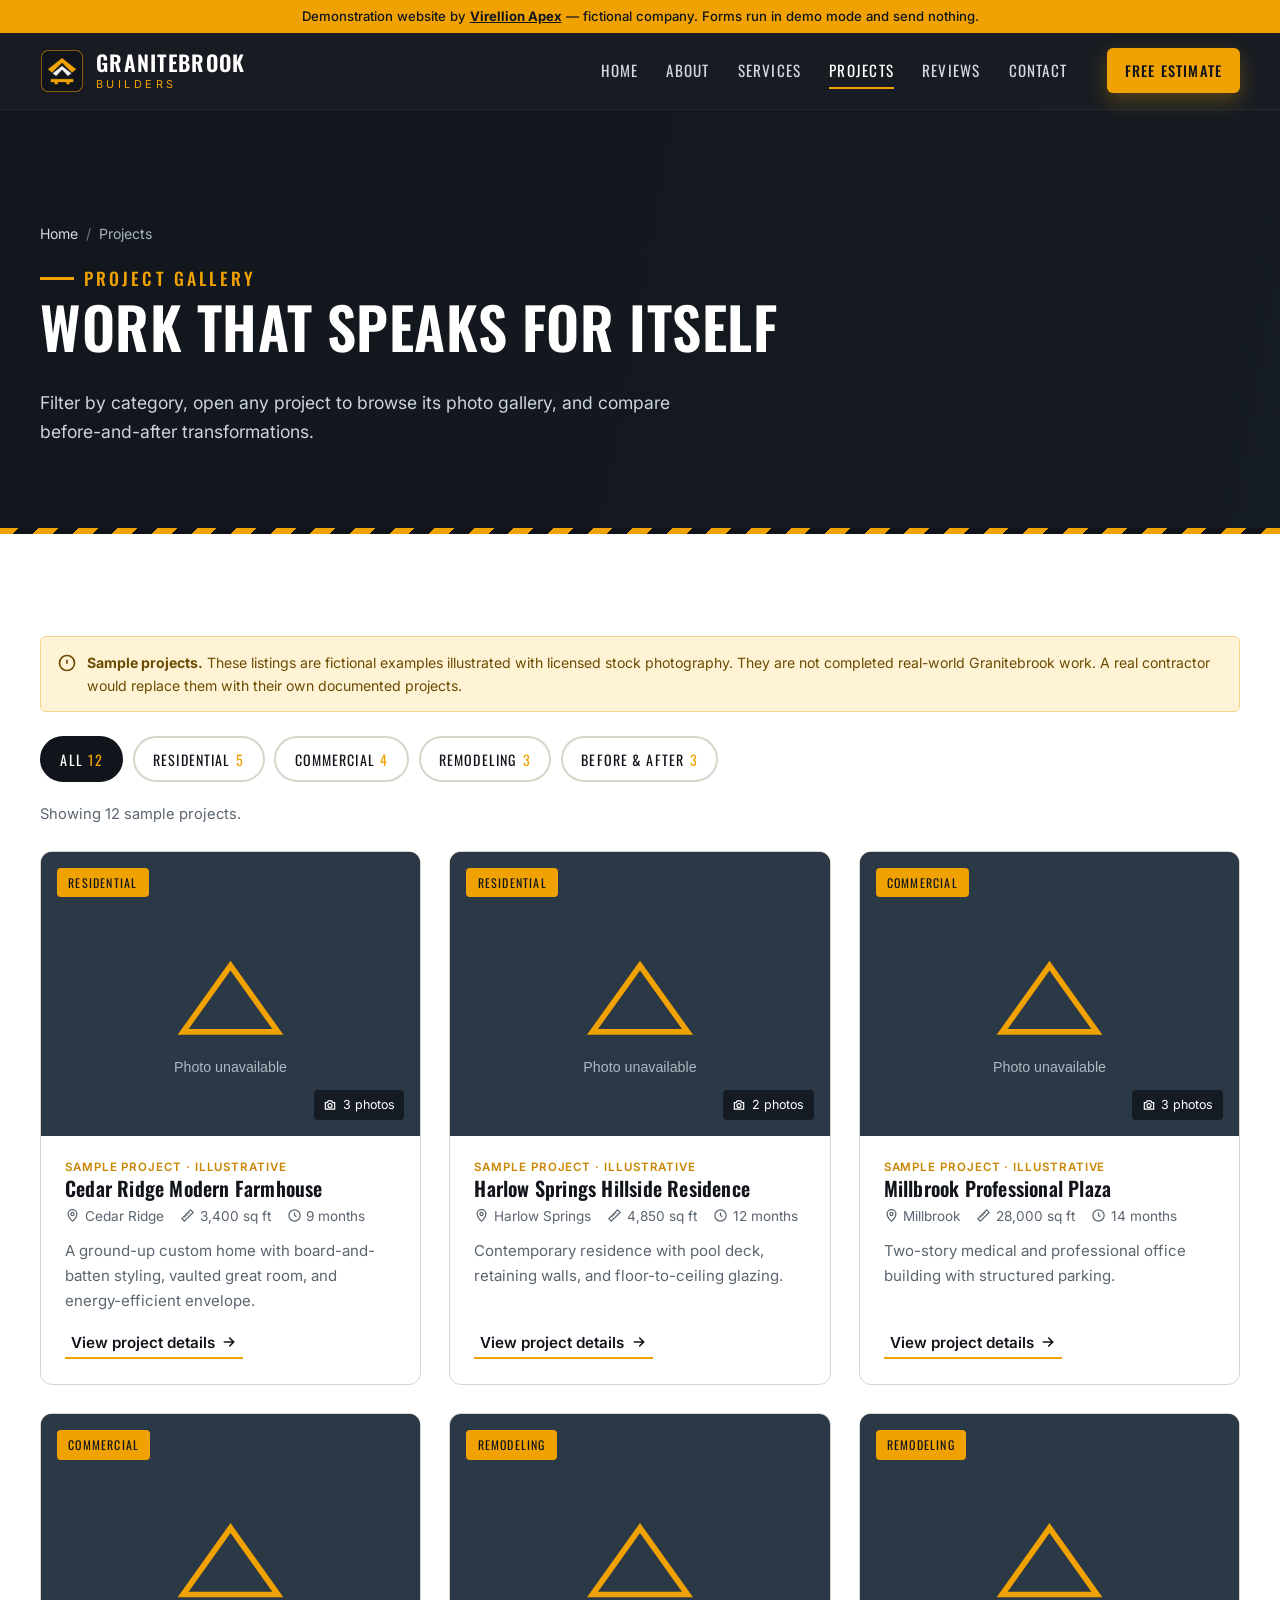
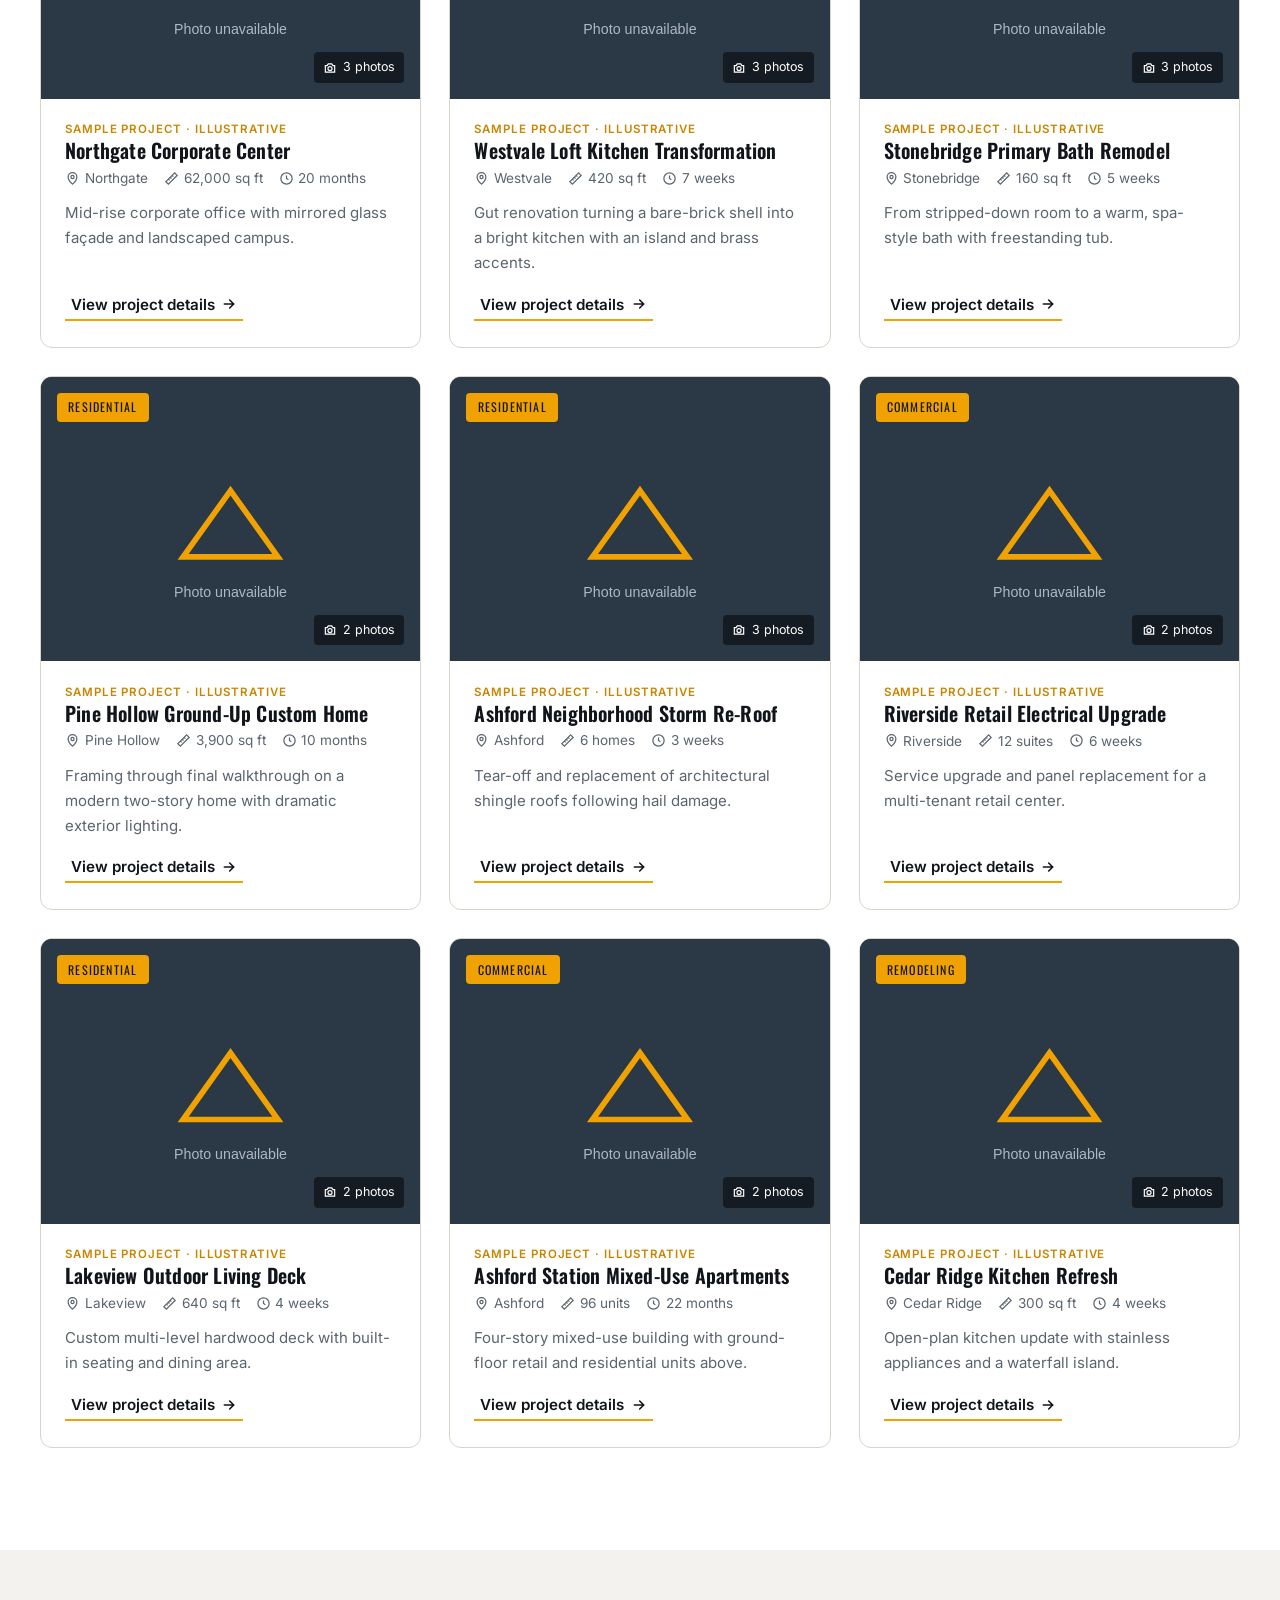
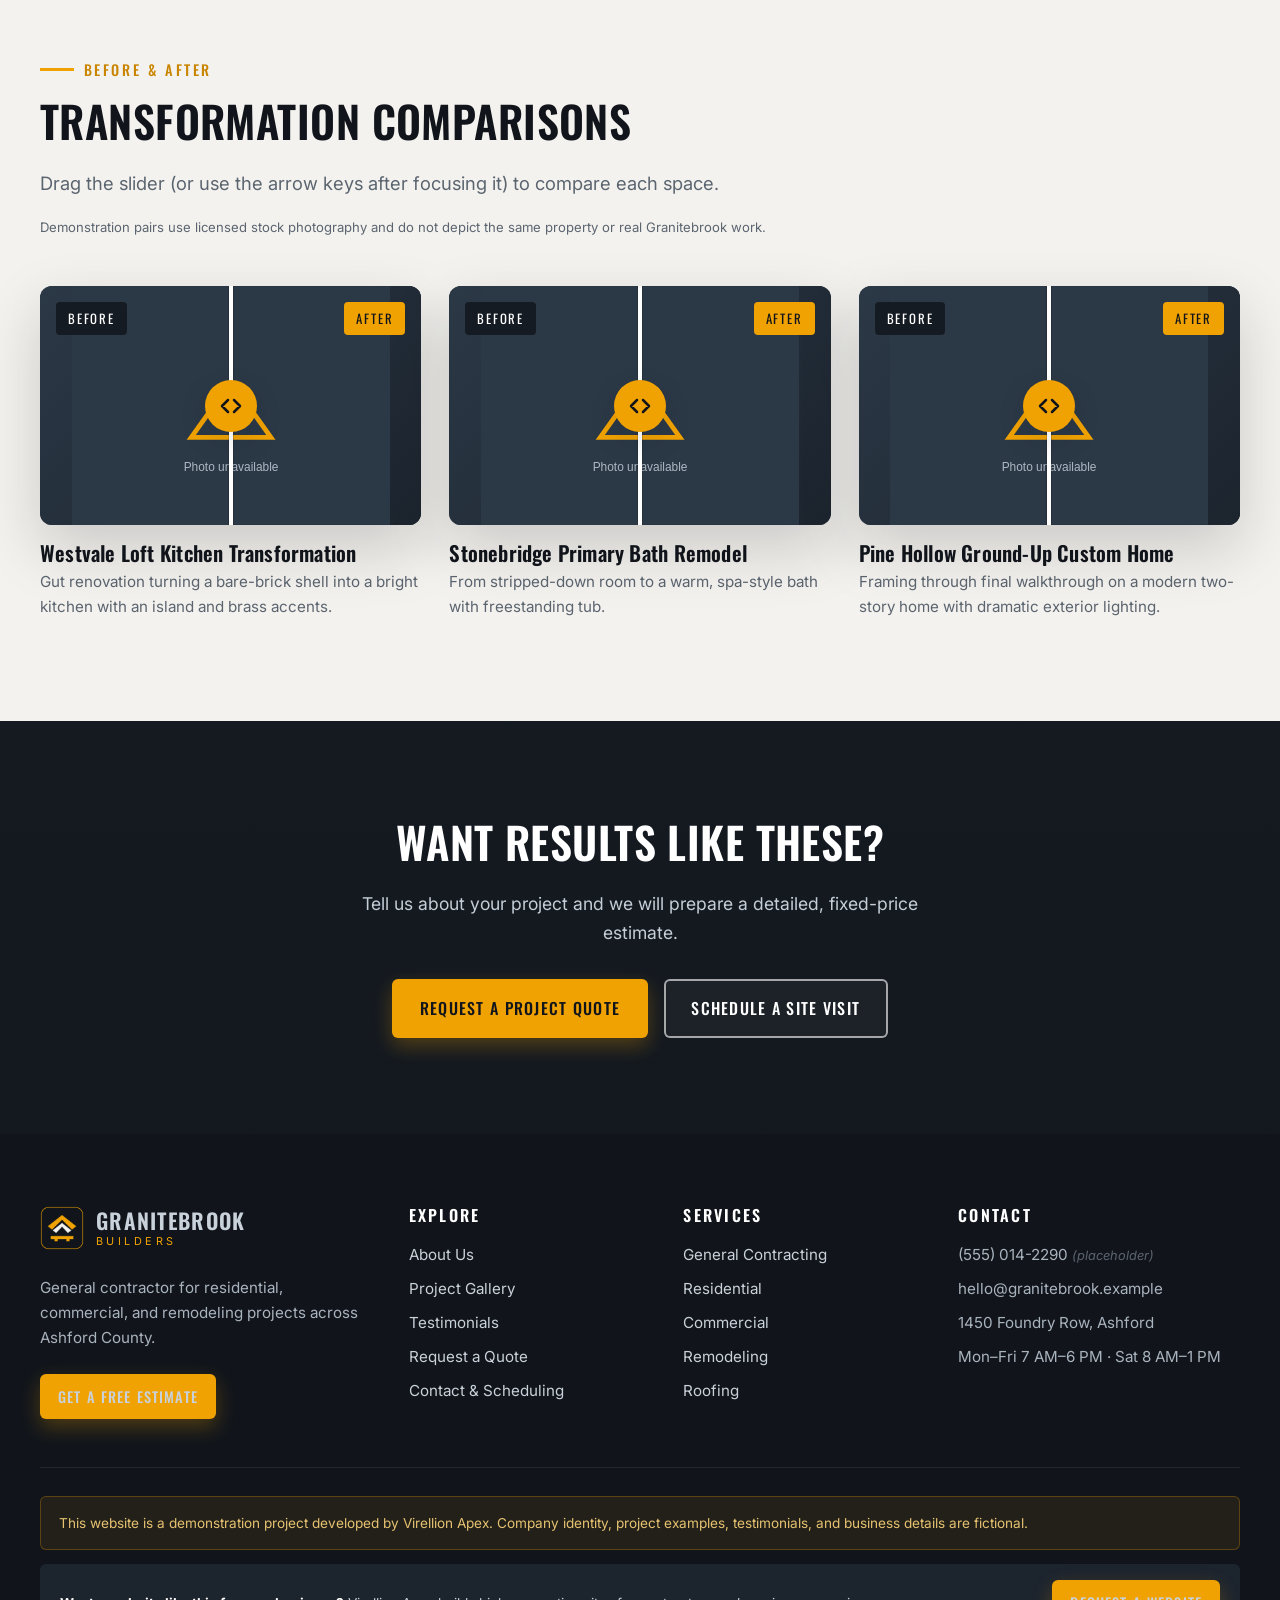
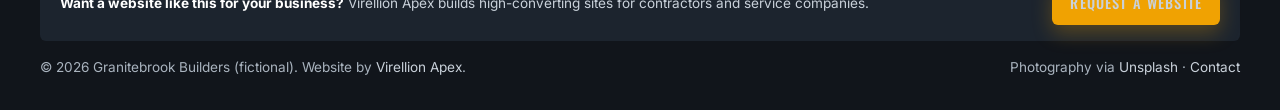
<file: projects.html>
<!DOCTYPE html>
<html lang="en" class="no-js">
<head>
  <meta charset="utf-8">
  <meta name="viewport" content="width=device-width, initial-scale=1">
  <title>Project Gallery | Granitebrook Builders — Residential, Commercial &amp; Remodeling</title>
  <meta name="description" content="Browse sample residential, commercial, and remodeling projects with photo galleries and before-and-after comparisons. Demonstration content by Virellion Apex.">
  <!-- PLACEHOLDER: replace the domain below with the live domain before launch -->
  <link rel="canonical" href="https://contractor.virellionapex.com/projects.html">
  <!-- Demo site: kept out of search results. For a real client, change to "index, follow". -->
  <meta name="robots" content="noindex, follow">
  <meta name="theme-color" content="#11151b">
  <meta name="author" content="Virellion Apex">

  <!-- Open Graph / social sharing -->
  <meta property="og:type" content="website">
  <meta property="og:site_name" content="Granitebrook Builders (Demo)">
  <meta property="og:title" content="Project Gallery | Granitebrook Builders">
  <meta property="og:description" content="Browse sample residential, commercial, and remodeling projects with photo galleries and before-and-after comparisons. Demonstration content by Virellion Apex.">
  <meta property="og:url" content="https://contractor.virellionapex.com/projects.html">
  <meta property="og:image" content="https://contractor.virellionapex.com/images/og-image.jpg">
  <meta property="og:image:width" content="1200">
  <meta property="og:image:height" content="630">
  <meta property="og:image:alt" content="Granitebrook Builders demonstration website">
  <meta name="twitter:card" content="summary_large_image">
  <meta name="twitter:title" content="Project Gallery | Granitebrook Builders">
  <meta name="twitter:description" content="A demonstration contractor website by Virellion Apex.">
  <meta name="twitter:image" content="https://contractor.virellionapex.com/images/og-image.jpg">

  <link rel="icon" type="image/png" sizes="32x32" href="assets/favicon-32.png">
  <link rel="icon" type="image/png" sizes="48x48" href="assets/favicon-48.png">
  <link rel="apple-touch-icon" href="assets/apple-touch-icon.png">

  <link rel="preconnect" href="https://fonts.googleapis.com">
  <link rel="preconnect" href="https://fonts.gstatic.com" crossorigin>
  <link rel="preconnect" href="https://images.unsplash.com" crossorigin>
  <link rel="stylesheet" href="https://fonts.googleapis.com/css2?family=Inter:wght@400;500;600;700&family=Oswald:wght@400;500;600&display=swap">
  <link rel="stylesheet" href="css/style.css">

</head>
<body>
  <a class="skip-link" href="#main">Skip to main content</a>
  <div class="demo-bar" role="note">Demonstration website by <a href="https://virellionapex.com">Virellion Apex</a> — fictional company. Forms run in demo mode and send nothing.</div>

  <header class="site-header">
    <div class="container header-inner">
      <a class="brand" href="index.html" aria-label="Granitebrook Builders — home">
        <img src="images/logo.png" alt="" width="44" height="44">
        <span class="brand-text"><span class="brand-name">Granitebrook</span><span class="brand-sub">Builders</span></span>
      </a>
      <nav class="nav" id="site-nav" aria-label="Main">
        <ul>
          <li><a href="index.html">Home</a></li>
          <li><a href="about.html">About</a></li>
          <li><a href="services.html">Services</a></li>
          <li><a href="projects.html" aria-current="page">Projects</a></li>
          <li><a href="testimonials.html">Reviews</a></li>
          <li><a href="contact.html">Contact</a></li>
        </ul>
        <a class="btn btn-primary btn-sm nav-cta" href="quote.html">Free Estimate</a>
        <p class="nav-phone">Call (555) 014-2290 · Mon–Sat</p>
      </nav>
      <button class="nav-toggle" type="button" aria-controls="site-nav" aria-expanded="false" aria-label="Open menu"><span class="bars"></span></button>
    </div>
  </header>

  <main id="main">
    <section class="page-hero" style="background-image:url('https://images.unsplash.com/photo-1776359913316-659ad961e7c8?auto=format&fit=crop&w=1800&q=70')">
      <div class="container">
        <ol class="breadcrumb"><li><a href="index.html">Home</a></li><li aria-current="page">Projects</li></ol>
        <p class="eyebrow">Project gallery</p>
        <h1>Work that speaks for itself</h1>
        <p>Filter by category, open any project to browse its photo gallery, and compare before-and-after transformations.</p>
      </div>
    </section>

    <section class="section" aria-labelledby="gallery-title">
      <div class="container">
        <h2 id="gallery-title" class="sr-only">Sample projects</h2>
        <div class="demo-note" role="note">
          <svg width="20" height="20" viewBox="0 0 24 24" fill="none" stroke="currentColor" stroke-width="2" aria-hidden="true"><circle cx="12" cy="12" r="9"/><path d="M12 8v5M12 16h.01"/></svg>
          <span><strong>Sample projects.</strong> These listings are fictional examples illustrated with licensed stock photography. They are not completed real-world Granitebrook work. A real contractor would replace them with their own documented projects.</span>
        </div>
        <div class="filter-bar" id="project-filters" role="group" aria-label="Filter projects by category">
          <button class="filter-btn" type="button" data-filter="all" aria-pressed="true">All<span class="count"></span></button>
          <button class="filter-btn" type="button" data-filter="residential" aria-pressed="false">Residential<span class="count"></span></button>
          <button class="filter-btn" type="button" data-filter="commercial" aria-pressed="false">Commercial<span class="count"></span></button>
          <button class="filter-btn" type="button" data-filter="remodeling" aria-pressed="false">Remodeling<span class="count"></span></button>
          <button class="filter-btn" type="button" data-filter="before-after" aria-pressed="false">Before &amp; After<span class="count"></span></button>
        </div>
        <p class="results-note" id="results-note" role="status" aria-live="polite"></p>
        <div class="project-grid" id="project-grid"></div>
        <noscript><p>Please enable JavaScript to browse the interactive project gallery.</p></noscript>
      </div>
    </section>

    <section class="section section-alt" id="before-after" aria-labelledby="ba-title">
      <div class="container">
        <div class="section-head reveal">
          <p class="eyebrow">Before &amp; after</p>
          <h2 id="ba-title">Transformation comparisons</h2>
          <p class="lead">Drag the slider (or use the arrow keys after focusing it) to compare each space.</p>
          <p class="fine-print">Demonstration pairs use licensed stock photography and do not depict the same property or real Granitebrook work.</p>
        </div>
        <div class="grid grid-3" id="ba-list"></div>
      </div>
    </section>

    <section class="cta-band" aria-labelledby="cta-title">
      <div class="container">
        <h2 id="cta-title">Want results like these?</h2>
        <p>Tell us about your project and we will prepare a detailed, fixed-price estimate.</p>
        <div class="actions">
          <a class="btn btn-primary" href="quote.html">Request a Project Quote</a>
          <a class="btn btn-ghost-light" href="contact.html#schedule">Schedule a Site Visit</a>
        </div>
      </div>
    </section>
  </main>

  <footer class="site-footer">
    <div class="container">
      <div class="footer-grid">
        <div class="footer-brand">
          <a class="brand" href="index.html" aria-label="Granitebrook Builders — home">
            <img src="images/logo.png" alt="" width="44" height="44">
            <span class="brand-text"><span class="brand-name">Granitebrook</span><span class="brand-sub">Builders</span></span>
          </a>
          <p>General contractor for residential, commercial, and remodeling projects across Ashford County.</p>
          <a class="btn btn-primary btn-sm" href="quote.html">Get a Free Estimate</a>
        </div>
        <div>
          <h3>Explore</h3>
          <ul>
            <li><a href="about.html">About Us</a></li>
            <li><a href="projects.html">Project Gallery</a></li>
            <li><a href="testimonials.html">Testimonials</a></li>
            <li><a href="quote.html">Request a Quote</a></li>
            <li><a href="contact.html">Contact &amp; Scheduling</a></li>
          </ul>
        </div>
        <div>
          <h3>Services</h3>
          <ul>
            <li><a href="services.html#general-contracting">General Contracting</a></li>
            <li><a href="services.html#residential">Residential</a></li>
            <li><a href="services.html#commercial">Commercial</a></li>
            <li><a href="services.html#remodeling">Remodeling</a></li>
            <li><a href="services.html#roofing">Roofing</a></li>
          </ul>
        </div>
        <div>
          <h3>Contact</h3>
          <ul>
            <li>(555) 014-2290 <span class="placeholder-note">(placeholder)</span></li>
            <li>hello@granitebrook.example</li>
            <li>1450 Foundry Row, Ashford</li>
            <li>Mon–Fri 7 AM–6 PM · Sat 8 AM–1 PM</li>
          </ul>
        </div>
      </div>
      <div class="footer-bottom">
        <p class="disclaimer">This website is a demonstration project developed by Virellion Apex. Company identity, project examples, testimonials, and business details are fictional.</p>
        <div class="va-credit">
          <p><strong>Want a website like this for your business?</strong> Virellion Apex builds high-converting sites for contractors and service companies.</p>
          <a class="btn btn-primary btn-sm" href="https://calendly.com/virellionapex/free-consultation">Request a Website</a>
        </div>
        <div class="footer-meta">
          <span>© <span data-year>2026</span> Granitebrook Builders (fictional). Website by <a href="https://virellionapex.com">Virellion Apex</a>.</span>
          <span>Photography via <a href="about.html#credits">Unsplash</a> · <a href="contact.html">Contact</a></span>
        </div>
      </div>
    </div>
  </footer>

  <div class="mobile-cta" aria-label="Quick actions">
    <a class="btn btn-ghost-light" href="tel:+15550142290">Call</a>
    <a class="btn btn-primary" href="quote.html">Free Estimate</a>
  </div>
  <button class="to-top" type="button" aria-label="Back to top"><svg width="20" height="20" viewBox="0 0 24 24" fill="none" stroke="currentColor" stroke-width="2.6" stroke-linecap="round" aria-hidden="true"><path d="M6 15l6-6 6 6"/></svg></button>

  <script src="js/script.js" defer></script>
</body>
</html>
</file>
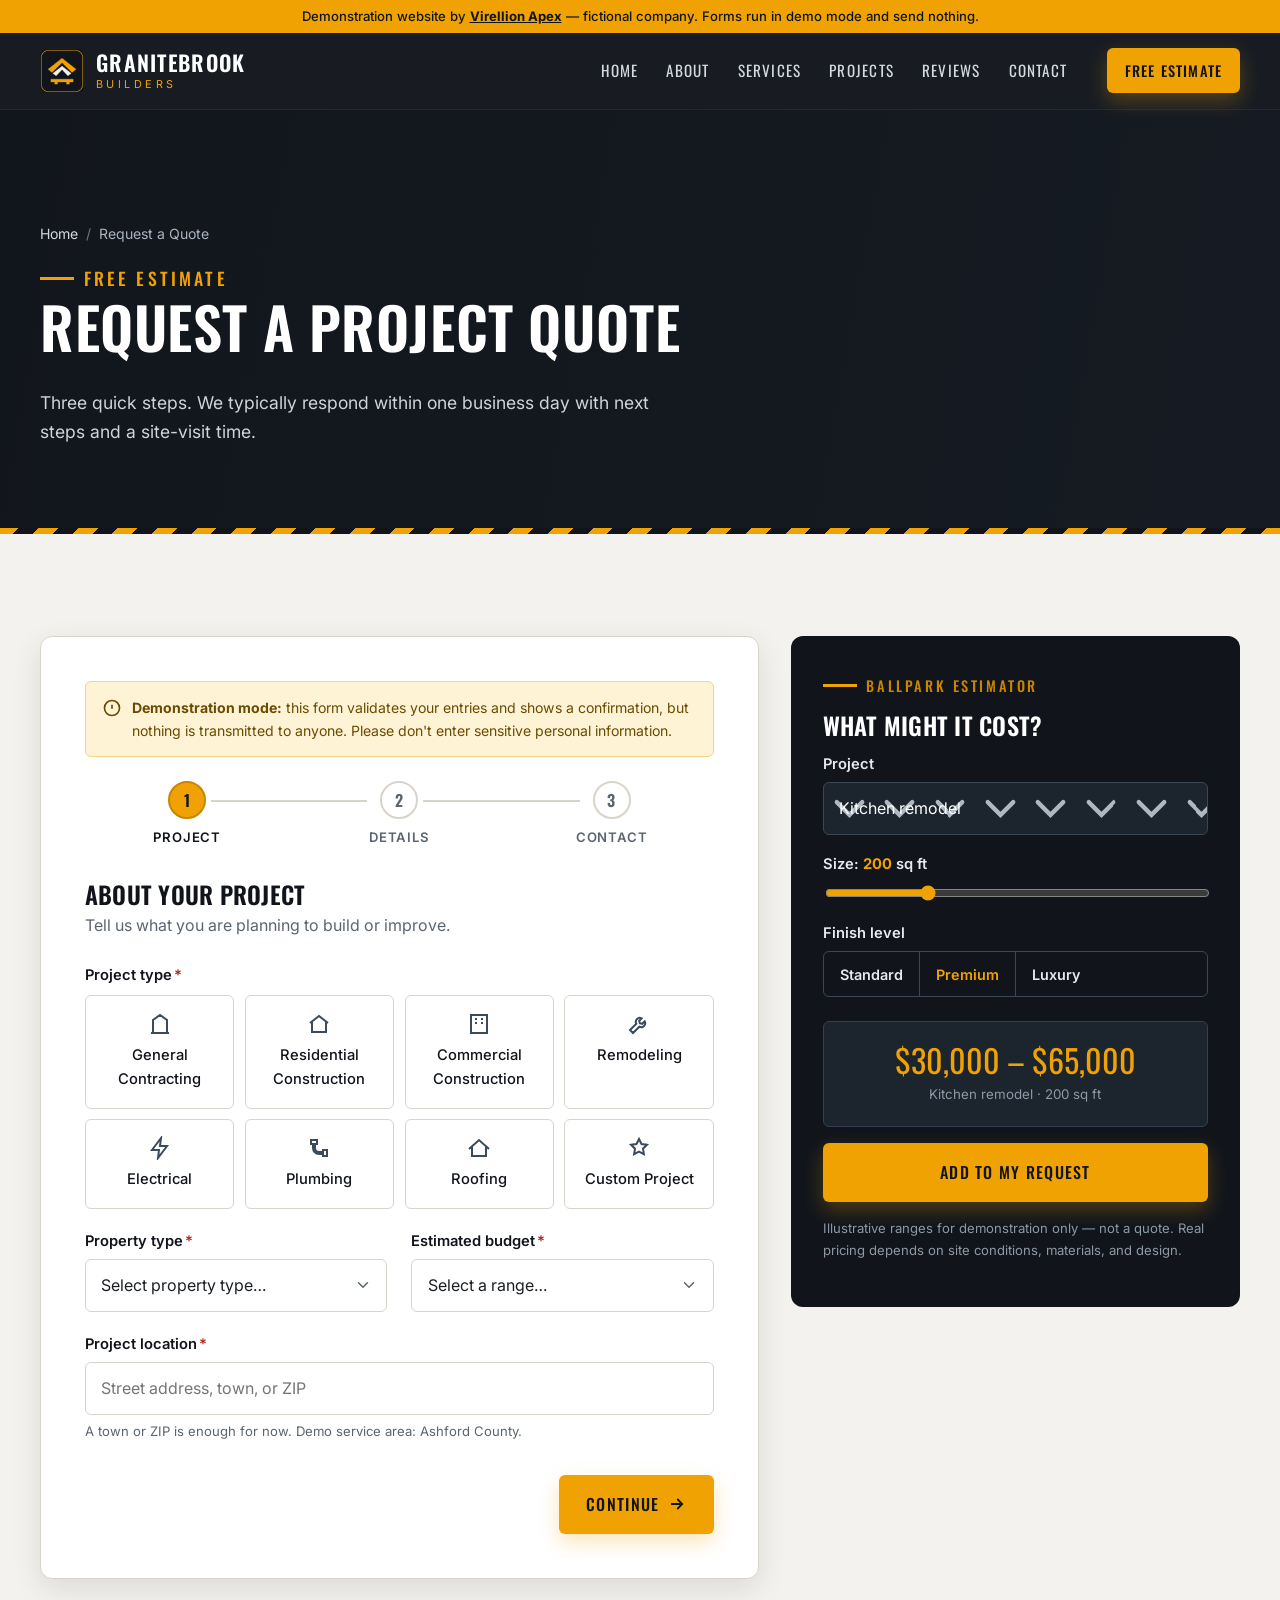
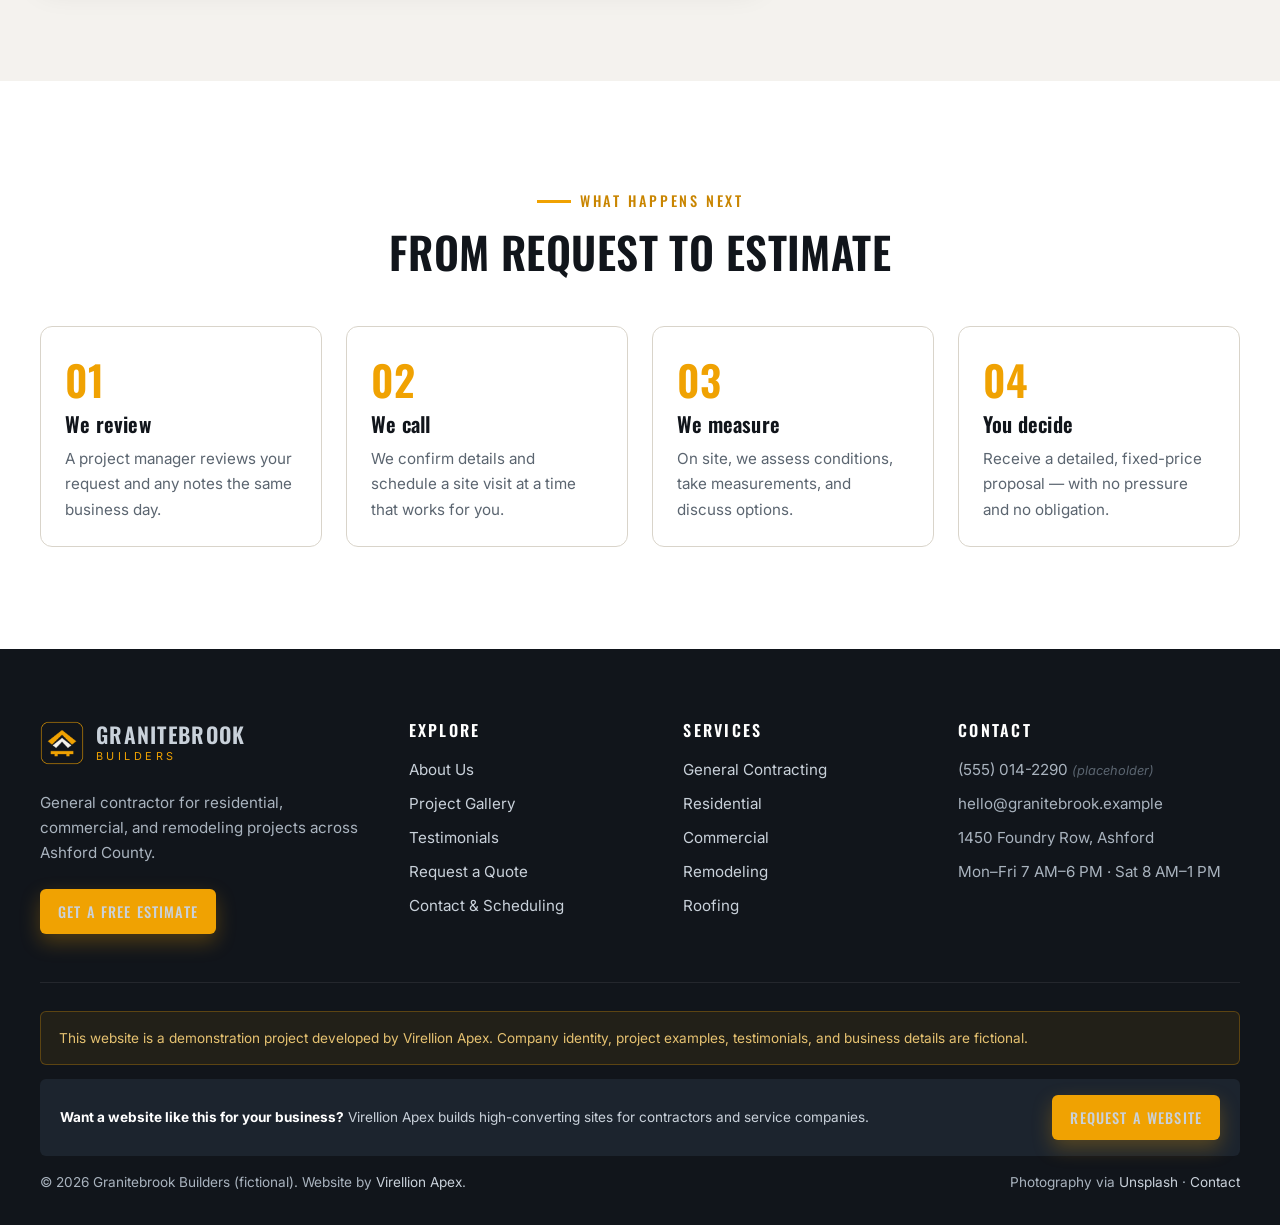
<file: quote.html>
<!DOCTYPE html>
<html lang="en" class="no-js">
<head>
  <meta charset="utf-8">
  <meta name="viewport" content="width=device-width, initial-scale=1">
  <title>Request a Free Estimate | Granitebrook Builders — Construction Quote Request</title>
  <meta name="description" content="Request a free construction estimate from Granitebrook Builders (demo). Share your project type, property, location, budget, and timeline, and use the ballpark cost estimator.">
  <!-- PLACEHOLDER: replace the domain below with the live domain before launch -->
  <link rel="canonical" href="https://contractor.virellionapex.com/quote.html">
  <!-- Demo site: kept out of search results. For a real client, change to "index, follow". -->
  <meta name="robots" content="noindex, follow">
  <meta name="theme-color" content="#11151b">
  <meta name="author" content="Virellion Apex">

  <!-- Open Graph / social sharing -->
  <meta property="og:type" content="website">
  <meta property="og:site_name" content="Granitebrook Builders (Demo)">
  <meta property="og:title" content="Request a Free Estimate | Granitebrook Builders">
  <meta property="og:description" content="Request a free construction estimate from Granitebrook Builders (demo). Share your project type, property, location, budget, and timeline, and use the ballpark cost estimator.">
  <meta property="og:url" content="https://contractor.virellionapex.com/quote.html">
  <meta property="og:image" content="https://contractor.virellionapex.com/images/og-image.jpg">
  <meta property="og:image:width" content="1200">
  <meta property="og:image:height" content="630">
  <meta property="og:image:alt" content="Granitebrook Builders demonstration website">
  <meta name="twitter:card" content="summary_large_image">
  <meta name="twitter:title" content="Request a Free Estimate | Granitebrook Builders">
  <meta name="twitter:description" content="A demonstration contractor website by Virellion Apex.">
  <meta name="twitter:image" content="https://contractor.virellionapex.com/images/og-image.jpg">

  <link rel="icon" type="image/png" sizes="32x32" href="assets/favicon-32.png">
  <link rel="icon" type="image/png" sizes="48x48" href="assets/favicon-48.png">
  <link rel="apple-touch-icon" href="assets/apple-touch-icon.png">

  <link rel="preconnect" href="https://fonts.googleapis.com">
  <link rel="preconnect" href="https://fonts.gstatic.com" crossorigin>
  <link rel="preconnect" href="https://images.unsplash.com" crossorigin>
  <link rel="stylesheet" href="https://fonts.googleapis.com/css2?family=Inter:wght@400;500;600;700&family=Oswald:wght@400;500;600&display=swap">
  <link rel="stylesheet" href="css/style.css">

</head>
<body>
  <a class="skip-link" href="#main">Skip to main content</a>
  <div class="demo-bar" role="note">Demonstration website by <a href="https://virellionapex.com">Virellion Apex</a> — fictional company. Forms run in demo mode and send nothing.</div>

  <header class="site-header">
    <div class="container header-inner">
      <a class="brand" href="index.html" aria-label="Granitebrook Builders — home">
        <img src="images/logo.png" alt="" width="44" height="44">
        <span class="brand-text"><span class="brand-name">Granitebrook</span><span class="brand-sub">Builders</span></span>
      </a>
      <nav class="nav" id="site-nav" aria-label="Main">
        <ul>
          <li><a href="index.html">Home</a></li>
          <li><a href="about.html">About</a></li>
          <li><a href="services.html">Services</a></li>
          <li><a href="projects.html">Projects</a></li>
          <li><a href="testimonials.html">Reviews</a></li>
          <li><a href="contact.html">Contact</a></li>
        </ul>
        <a class="btn btn-primary btn-sm nav-cta" href="quote.html">Free Estimate</a>
        <p class="nav-phone">Call (555) 014-2290 · Mon–Sat</p>
      </nav>
      <button class="nav-toggle" type="button" aria-controls="site-nav" aria-expanded="false" aria-label="Open menu"><span class="bars"></span></button>
    </div>
  </header>

  <main id="main">
    <section class="page-hero" style="background-image:url('https://images.unsplash.com/photo-1600596542815-ffad4c1539a9?auto=format&fit=crop&w=1800&q=70')">
      <div class="container">
        <ol class="breadcrumb"><li><a href="index.html">Home</a></li><li aria-current="page">Request a Quote</li></ol>
        <p class="eyebrow">Free estimate</p>
        <h1>Request a project quote</h1>
        <p>Three quick steps. We typically respond within one business day with next steps and a site-visit time.</p>
      </div>
    </section>

    <section class="section section-alt" aria-label="Quote request">
      <div class="container quote-layout" style="display:grid;grid-template-columns:1.6fr 1fr;gap:2rem;align-items:start">
        <div class="form-card">
          <div class="demo-note" role="note">
            <svg width="20" height="20" viewBox="0 0 24 24" fill="none" stroke="currentColor" stroke-width="2" aria-hidden="true"><circle cx="12" cy="12" r="9"/><path d="M12 8v5M12 16h.01"/></svg>
            <span><strong>Demonstration mode:</strong> this form validates your entries and shows a confirmation, but nothing is transmitted to anyone. Please don't enter sensitive personal information.</span>
          </div>
          <p id="draft-notice" class="fine-print" hidden>We restored a draft saved in this browser. <button type="button" id="clear-draft" class="link-arrow" style="background:none;border-top:0;border-left:0;border-right:0;cursor:pointer;font-size:.85rem">Clear draft</button></p>

          <ol class="stepper" aria-label="Quote request progress">
            <li>Project</li>
            <li>Details</li>
            <li>Contact</li>
          </ol>
          <p class="sr-only" id="step-status" aria-live="polite"></p>
          <div class="form-alert error" id="quote-alert" role="alert"></div>

          <form id="quote-form" novalidate>
            <!-- STEP 1 -->
            <div class="form-step" data-step="1">
              <h2>About your project</h2>
              <p>Tell us what you are planning to build or improve.</p>
              <div class="form-grid">
                <fieldset class="field full" style="border:0;padding:0;margin:0">
                  <legend>Project type<span class="req" aria-hidden="true">*</span></legend>
                  <div class="choice-grid" style="margin-top:.5rem">
                    <div class="choice"><input type="radio" id="pt-gc" name="project_type" value="general-contracting" required><label for="pt-gc"><svg width="24" height="24" viewBox="0 0 24 24" fill="none" stroke="currentColor" stroke-width="2" aria-hidden="true"><path d="M3 21h18M5 21V8l7-5 7 5v13"/></svg>General Contracting</label></div>
                    <div class="choice"><input type="radio" id="pt-res" name="project_type" value="residential"><label for="pt-res"><svg width="24" height="24" viewBox="0 0 24 24" fill="none" stroke="currentColor" stroke-width="2" aria-hidden="true"><path d="M3 11l9-7 9 7"/><path d="M5 10v10h14V10"/></svg>Residential Construction</label></div>
                    <div class="choice"><input type="radio" id="pt-com" name="project_type" value="commercial"><label for="pt-com"><svg width="24" height="24" viewBox="0 0 24 24" fill="none" stroke="currentColor" stroke-width="2" aria-hidden="true"><rect x="4" y="3" width="16" height="18"/><path d="M8 7h2M14 7h2M8 11h2M14 11h2"/></svg>Commercial Construction</label></div>
                    <div class="choice"><input type="radio" id="pt-rem" name="project_type" value="remodeling"><label for="pt-rem"><svg width="24" height="24" viewBox="0 0 24 24" fill="none" stroke="currentColor" stroke-width="2" aria-hidden="true"><path d="M14.7 6.3a4 4 0 0 0-5.4 5.4L3 18l3 3 6.3-6.3a4 4 0 0 0 5.4-5.4l-2.5 2.5-2.4-.6-.6-2.4z"/></svg>Remodeling</label></div>
                    <div class="choice"><input type="radio" id="pt-ele" name="project_type" value="electrical"><label for="pt-ele"><svg width="24" height="24" viewBox="0 0 24 24" fill="none" stroke="currentColor" stroke-width="2" aria-hidden="true"><path d="M13 2L4 14h7l-1 8 9-12h-7z"/></svg>Electrical</label></div>
                    <div class="choice"><input type="radio" id="pt-plu" name="project_type" value="plumbing"><label for="pt-plu"><svg width="24" height="24" viewBox="0 0 24 24" fill="none" stroke="currentColor" stroke-width="2" aria-hidden="true"><path d="M4 4h6v4H8v4a4 4 0 0 0 4 4h4v-2h4v6h-4v-2h-4a6 6 0 0 1-6-6V8H4z"/></svg>Plumbing</label></div>
                    <div class="choice"><input type="radio" id="pt-roof" name="project_type" value="roofing"><label for="pt-roof"><svg width="24" height="24" viewBox="0 0 24 24" fill="none" stroke="currentColor" stroke-width="2" aria-hidden="true"><path d="M2 13L12 4l10 9"/><path d="M5 11v9h14v-9"/></svg>Roofing</label></div>
                    <div class="choice"><input type="radio" id="pt-cus" name="project_type" value="custom"><label for="pt-cus"><svg width="24" height="24" viewBox="0 0 24 24" fill="none" stroke="currentColor" stroke-width="2" aria-hidden="true"><path d="M12 3l2.5 5 5.5.8-4 3.9.9 5.5-4.9-2.6-4.9 2.6.9-5.5-4-3.9 5.5-.8z"/></svg>Custom Project</label></div>
                  </div>
                </fieldset>
                <div class="field">
                  <label for="property_type">Property type<span class="req" aria-hidden="true">*</span></label>
                  <select id="property_type" name="property_type" required>
                    <option value="">Select property type…</option>
                    <option value="single-family">Single-family home</option>
                    <option value="multi-family">Multi-family / duplex</option>
                    <option value="condo">Condo / townhome</option>
                    <option value="vacant-lot">Vacant lot (new build)</option>
                    <option value="office">Commercial office</option>
                    <option value="retail">Retail / restaurant</option>
                    <option value="industrial">Industrial / warehouse</option>
                    <option value="other">Other</option>
                  </select>
                </div>
                <div class="field">
                  <label for="budget">Estimated budget<span class="req" aria-hidden="true">*</span></label>
                  <select id="budget" name="budget" required>
                    <option value="">Select a range…</option>
                    <option value="under-10k">Under $10,000</option>
                    <option value="10-25k">$10,000 – $25,000</option>
                    <option value="25-50k">$25,000 – $50,000</option>
                    <option value="50-100k">$50,000 – $100,000</option>
                    <option value="100-250k">$100,000 – $250,000</option>
                    <option value="250-500k">$250,000 – $500,000</option>
                    <option value="500k-plus">$500,000+</option>
                    <option value="unsure">Not sure yet</option>
                  </select>
                </div>
                <div class="field full">
                  <label for="project_location">Project location<span class="req" aria-hidden="true">*</span></label>
                  <input id="project_location" name="project_location" type="text" required minlength="3" autocomplete="address-level2" placeholder="Street address, town, or ZIP" aria-describedby="loc-hint">
                  <span class="hint" id="loc-hint">A town or ZIP is enough for now. Demo service area: Ashford County.</span>
                </div>
              </div>
              <div class="form-nav">
                <span></span>
                <button class="btn btn-primary" type="button" data-next>Continue
                  <svg width="18" height="18" viewBox="0 0 24 24" fill="none" stroke="currentColor" stroke-width="2.4" stroke-linecap="round" aria-hidden="true"><path d="M5 12h14M13 6l6 6-6 6"/></svg></button>
              </div>
            </div>

            <!-- STEP 2 -->
            <div class="form-step" data-step="2">
              <h2>Project details</h2>
              <p>The more you share, the more accurate our estimate will be.</p>
              <div class="form-grid">
                <div class="field full">
                  <label for="description">Project description<span class="req" aria-hidden="true">*</span></label>
                  <textarea id="description" name="description" required minlength="20" maxlength="2000" placeholder="e.g. Remodel a 12x14 kitchen: remove one wall, new cabinets and island, quartz counters, add recessed lighting." aria-describedby="desc-hint"></textarea>
                  <div style="display:flex;justify-content:space-between;gap:1rem"><span class="hint" id="desc-hint">Minimum 20 characters.</span><span class="char-count" aria-hidden="true"></span></div>
                </div>
                <div class="field">
                  <label for="timeline">Desired start <span class="optional">(optional)</span></label>
                  <select id="timeline" name="timeline">
                    <option value="">Select…</option>
                    <option>As soon as possible</option>
                    <option>Within 1–3 months</option>
                    <option>Within 3–6 months</option>
                    <option>6+ months / planning stage</option>
                  </select>
                </div>
                <div class="field">
                  <label for="consult_date">Preferred consultation date <span class="optional">(optional)</span></label>
                  <input id="consult_date" name="consult_date" type="date" data-min-today>
                </div>
                <div class="field">
                  <label for="consult_time">Preferred time of day <span class="optional">(optional)</span></label>
                  <select id="consult_time" name="consult_time">
                    <option value="">No preference</option>
                    <option>Morning (8–11 AM)</option>
                    <option>Midday (11 AM–2 PM)</option>
                    <option>Afternoon (2–5 PM)</option>
                  </select>
                </div>
                <div class="field">
                  <label for="has_plans">Do you have plans or drawings? <span class="optional">(optional)</span></label>
                  <select id="has_plans" name="has_plans">
                    <option value="">Select…</option>
                    <option>Yes, complete drawings</option>
                    <option>Rough sketches / ideas</option>
                    <option>No — need design help</option>
                  </select>
                </div>
              </div>
              <div class="form-nav">
                <button class="btn btn-outline" type="button" data-prev>Back</button>
                <button class="btn btn-primary" type="button" data-next>Continue
                  <svg width="18" height="18" viewBox="0 0 24 24" fill="none" stroke="currentColor" stroke-width="2.4" stroke-linecap="round" aria-hidden="true"><path d="M5 12h14M13 6l6 6-6 6"/></svg></button>
              </div>
            </div>

            <!-- STEP 3 -->
            <div class="form-step" data-step="3">
              <h2>Your contact information</h2>
              <p>We'll use this only to follow up about your estimate.</p>
              <div class="form-grid">
                <div class="field full">
                  <label for="full_name">Full name<span class="req" aria-hidden="true">*</span></label>
                  <input id="full_name" name="full_name" type="text" required minlength="2" autocomplete="name">
                </div>
                <div class="field">
                  <label for="email">Email<span class="req" aria-hidden="true">*</span></label>
                  <input id="email" name="email" type="email" required autocomplete="email" placeholder="name@example.com">
                </div>
                <div class="field">
                  <label for="phone">Phone<span class="req" aria-hidden="true">*</span></label>
                  <input id="phone" name="phone" type="tel" required autocomplete="tel" inputmode="tel" placeholder="(555) 123-4567">
                </div>
                <fieldset class="field full" style="border:0;padding:0;margin:0">
                  <legend>Preferred contact method <span class="optional">(optional)</span></legend>
                  <div class="segmented" style="margin-top:.4rem">
                    <input type="radio" id="cm-phone" name="contact_method" value="Phone" checked><label for="cm-phone">Phone</label>
                    <input type="radio" id="cm-email" name="contact_method" value="Email"><label for="cm-email">Email</label>
                    <input type="radio" id="cm-text" name="contact_method" value="Text message"><label for="cm-text">Text</label>
                  </div>
                </fieldset>
                <div class="field full">
                  <label class="check"><input type="checkbox" name="consent" value="Yes" required> I agree to be contacted about this estimate request. I understand this is a demonstration and no information is sent.</label>
                </div>
                <input type="text" name="company_website" tabindex="-1" autocomplete="off" aria-hidden="true" style="position:absolute;left:-9999px">
              </div>
              <div class="form-nav">
                <button class="btn btn-outline" type="button" data-prev>Back</button>
                <button class="btn btn-primary" type="submit">Submit Quote Request</button>
              </div>
            </div>
          </form>

          <div class="confirmation" id="quote-confirmation" aria-live="polite">
            <div class="check-icon"><svg width="38" height="38" viewBox="0 0 24 24" fill="none" stroke="currentColor" stroke-width="2.6" stroke-linecap="round" aria-hidden="true"><path d="M5 12.5l4.5 4.5L19 7.5"/></svg></div>
            <h2>Thanks, <span data-first-name></span>!</h2>
            <p>Your quote request passed validation. Reference number: <span class="ref-code"></span></p>
            <div class="demo-note" style="text-align:left"><svg width="20" height="20" viewBox="0 0 24 24" fill="none" stroke="currentColor" stroke-width="2" aria-hidden="true"><circle cx="12" cy="12" r="9"/><path d="M12 8v5M12 16h.01"/></svg><span><strong>Demonstration only — this request was not sent.</strong> On a live site it would be delivered securely to the contractor's inbox or CRM, and you would receive an email confirmation.</span></div>
            <div class="summary"><h3 style="font-size:1.05rem">Request summary</h3><dl></dl></div>
            <div style="display:flex;gap:1rem;justify-content:center;flex-wrap:wrap">
              <button class="btn btn-outline" type="button" id="quote-again">Start another request</button>
              <a class="btn btn-dark" href="contact.html#schedule">Book a consultation time</a>
            </div>
          </div>
        </div>

        <aside class="estimator" id="estimator" aria-labelledby="est-title">
          <p class="eyebrow">Ballpark estimator</p>
          <h2 id="est-title">What might it cost?</h2>
          <div class="stack">
            <div class="field">
              <label for="est-type">Project</label>
              <select id="est-type">
                <option value="kitchen">Kitchen remodel</option>
                <option value="bathroom">Bathroom remodel</option>
                <option value="addition">Home addition</option>
                <option value="new-home">Custom new home</option>
                <option value="roof">Roof replacement</option>
                <option value="deck">Custom deck</option>
                <option value="commercial-ti">Commercial build-out</option>
              </select>
            </div>
            <div class="field">
              <label for="est-size">Size: <span class="range-val" id="est-size-val">200</span> <span id="est-unit">sq ft</span></label>
              <input id="est-size" type="range" min="60" max="600" step="10" value="200">
            </div>
            <fieldset class="field" style="border:0;padding:0;margin:0">
              <legend style="color:#e6eaee">Finish level</legend>
              <div class="segmented" style="border-color:#3a4756;margin-top:.4rem">
                <input type="radio" id="fin-std" name="est-finish" value="standard"><label for="fin-std" style="border-color:#3a4756">Standard</label>
                <input type="radio" id="fin-pre" name="est-finish" value="premium" checked><label for="fin-pre" style="border-color:#3a4756">Premium</label>
                <input type="radio" id="fin-lux" name="est-finish" value="luxury"><label for="fin-lux">Luxury</label>
              </div>
            </fieldset>
          </div>
          <div class="est-output" aria-live="polite">
            <div class="range">$0 – $0</div>
            <small id="est-note"></small>
          </div>
          <button class="btn btn-primary btn-block" type="button" id="est-use" style="margin-top:1rem">Add to my request</button>
          <p class="fine-print">Illustrative ranges for demonstration only — not a quote. Real pricing depends on site conditions, materials, and design.</p>
        </aside>
      </div>
    </section>

    <section class="section" aria-labelledby="next-title">
      <div class="container">
        <div class="section-head center reveal">
          <p class="eyebrow">What happens next</p>
          <h2 id="next-title">From request to estimate</h2>
        </div>
        <div class="process">
          <div class="process-step reveal"><h3>We review</h3><p>A project manager reviews your request and any notes the same business day.</p></div>
          <div class="process-step reveal"><h3>We call</h3><p>We confirm details and schedule a site visit at a time that works for you.</p></div>
          <div class="process-step reveal"><h3>We measure</h3><p>On site, we assess conditions, take measurements, and discuss options.</p></div>
          <div class="process-step reveal"><h3>You decide</h3><p>Receive a detailed, fixed-price proposal — with no pressure and no obligation.</p></div>
        </div>
      </div>
    </section>
  </main>

  <footer class="site-footer">
    <div class="container">
      <div class="footer-grid">
        <div class="footer-brand">
          <a class="brand" href="index.html" aria-label="Granitebrook Builders — home">
            <img src="images/logo.png" alt="" width="44" height="44">
            <span class="brand-text"><span class="brand-name">Granitebrook</span><span class="brand-sub">Builders</span></span>
          </a>
          <p>General contractor for residential, commercial, and remodeling projects across Ashford County.</p>
          <a class="btn btn-primary btn-sm" href="quote.html">Get a Free Estimate</a>
        </div>
        <div>
          <h3>Explore</h3>
          <ul>
            <li><a href="about.html">About Us</a></li>
            <li><a href="projects.html">Project Gallery</a></li>
            <li><a href="testimonials.html">Testimonials</a></li>
            <li><a href="quote.html">Request a Quote</a></li>
            <li><a href="contact.html">Contact &amp; Scheduling</a></li>
          </ul>
        </div>
        <div>
          <h3>Services</h3>
          <ul>
            <li><a href="services.html#general-contracting">General Contracting</a></li>
            <li><a href="services.html#residential">Residential</a></li>
            <li><a href="services.html#commercial">Commercial</a></li>
            <li><a href="services.html#remodeling">Remodeling</a></li>
            <li><a href="services.html#roofing">Roofing</a></li>
          </ul>
        </div>
        <div>
          <h3>Contact</h3>
          <ul>
            <li>(555) 014-2290 <span class="placeholder-note">(placeholder)</span></li>
            <li>hello@granitebrook.example</li>
            <li>1450 Foundry Row, Ashford</li>
            <li>Mon–Fri 7 AM–6 PM · Sat 8 AM–1 PM</li>
          </ul>
        </div>
      </div>
      <div class="footer-bottom">
        <p class="disclaimer">This website is a demonstration project developed by Virellion Apex. Company identity, project examples, testimonials, and business details are fictional.</p>
        <div class="va-credit">
          <p><strong>Want a website like this for your business?</strong> Virellion Apex builds high-converting sites for contractors and service companies.</p>
          <a class="btn btn-primary btn-sm" href="https://calendly.com/virellionapex/free-consultation">Request a Website</a>
        </div>
        <div class="footer-meta">
          <span>© <span data-year>2026</span> Granitebrook Builders (fictional). Website by <a href="https://virellionapex.com">Virellion Apex</a>.</span>
          <span>Photography via <a href="about.html#credits">Unsplash</a> · <a href="contact.html">Contact</a></span>
        </div>
      </div>
    </div>
  </footer>

  <div class="mobile-cta" aria-label="Quick actions">
    <a class="btn btn-ghost-light" href="tel:+15550142290">Call</a>
    <a class="btn btn-primary" href="quote.html">Free Estimate</a>
  </div>
  <button class="to-top" type="button" aria-label="Back to top"><svg width="20" height="20" viewBox="0 0 24 24" fill="none" stroke="currentColor" stroke-width="2.6" stroke-linecap="round" aria-hidden="true"><path d="M6 15l6-6 6 6"/></svg></button>

  <script src="js/script.js" defer></script>
</body>
</html>
</file>
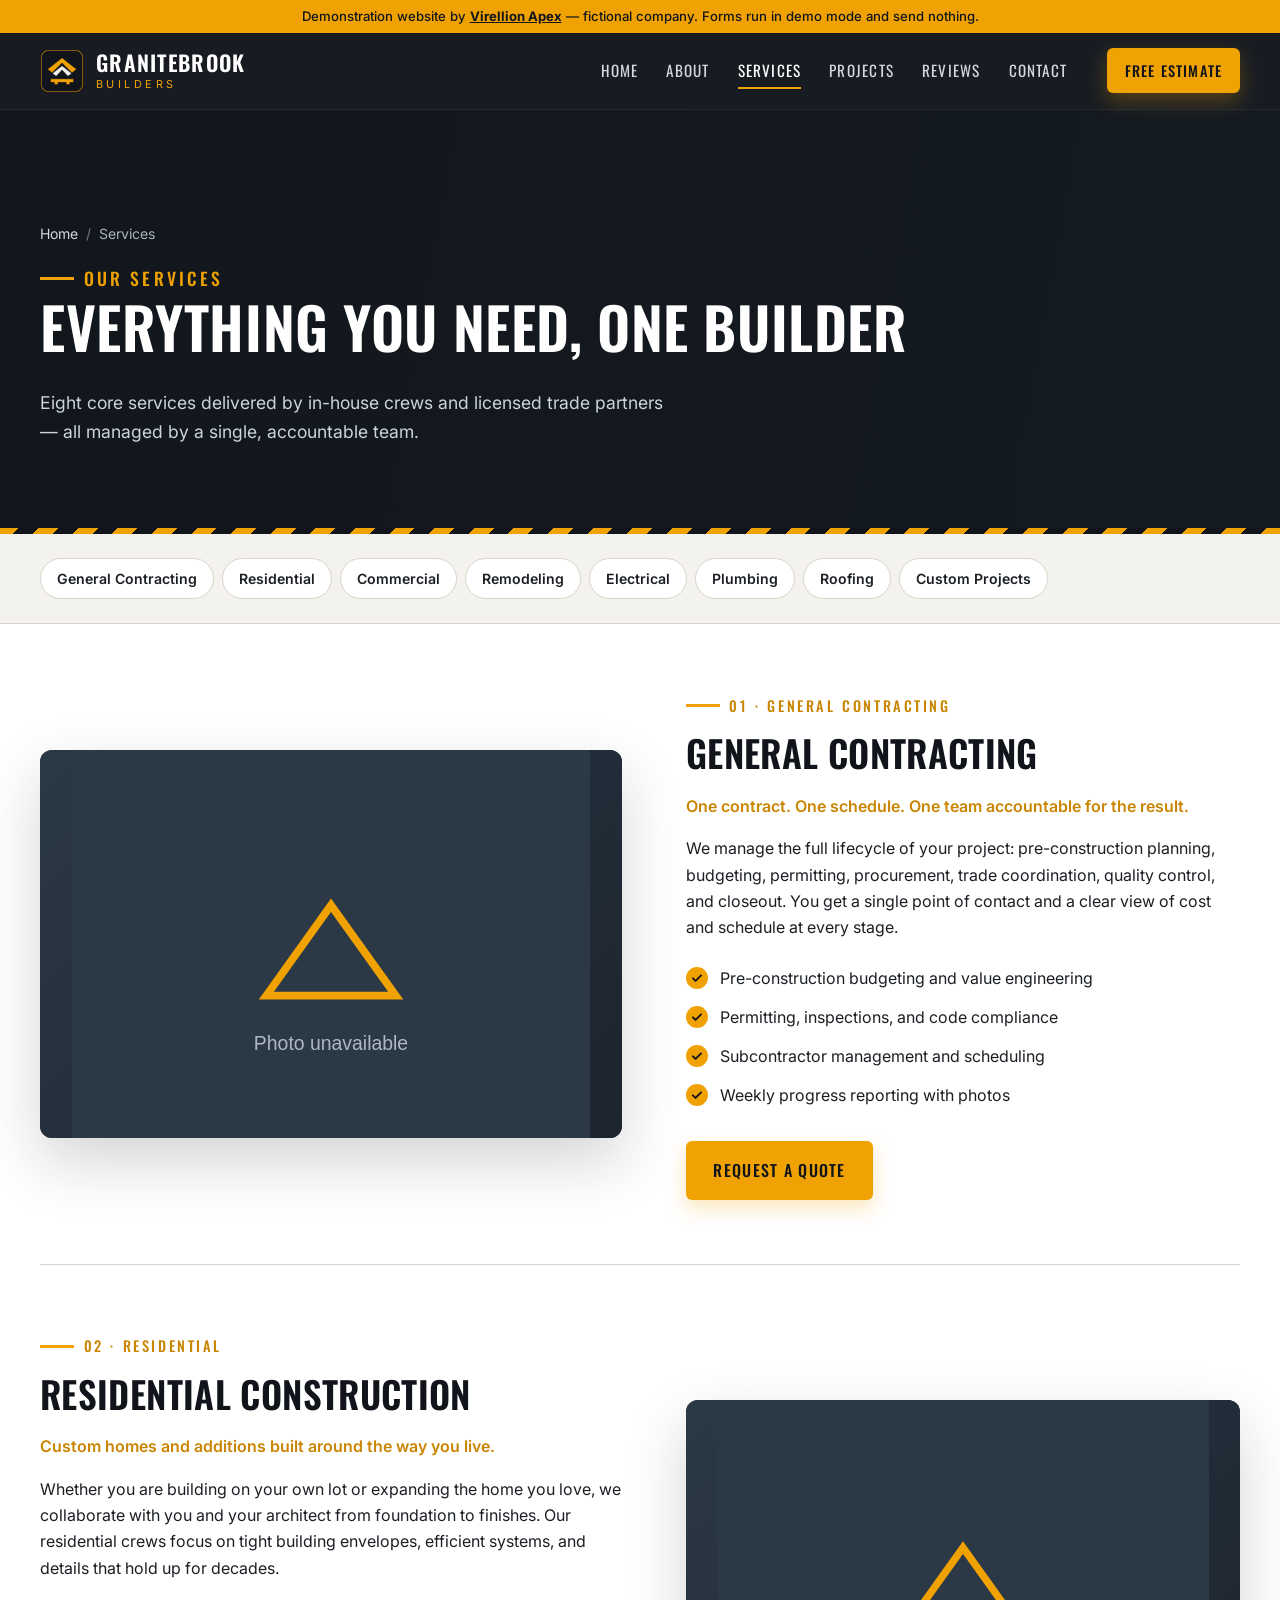
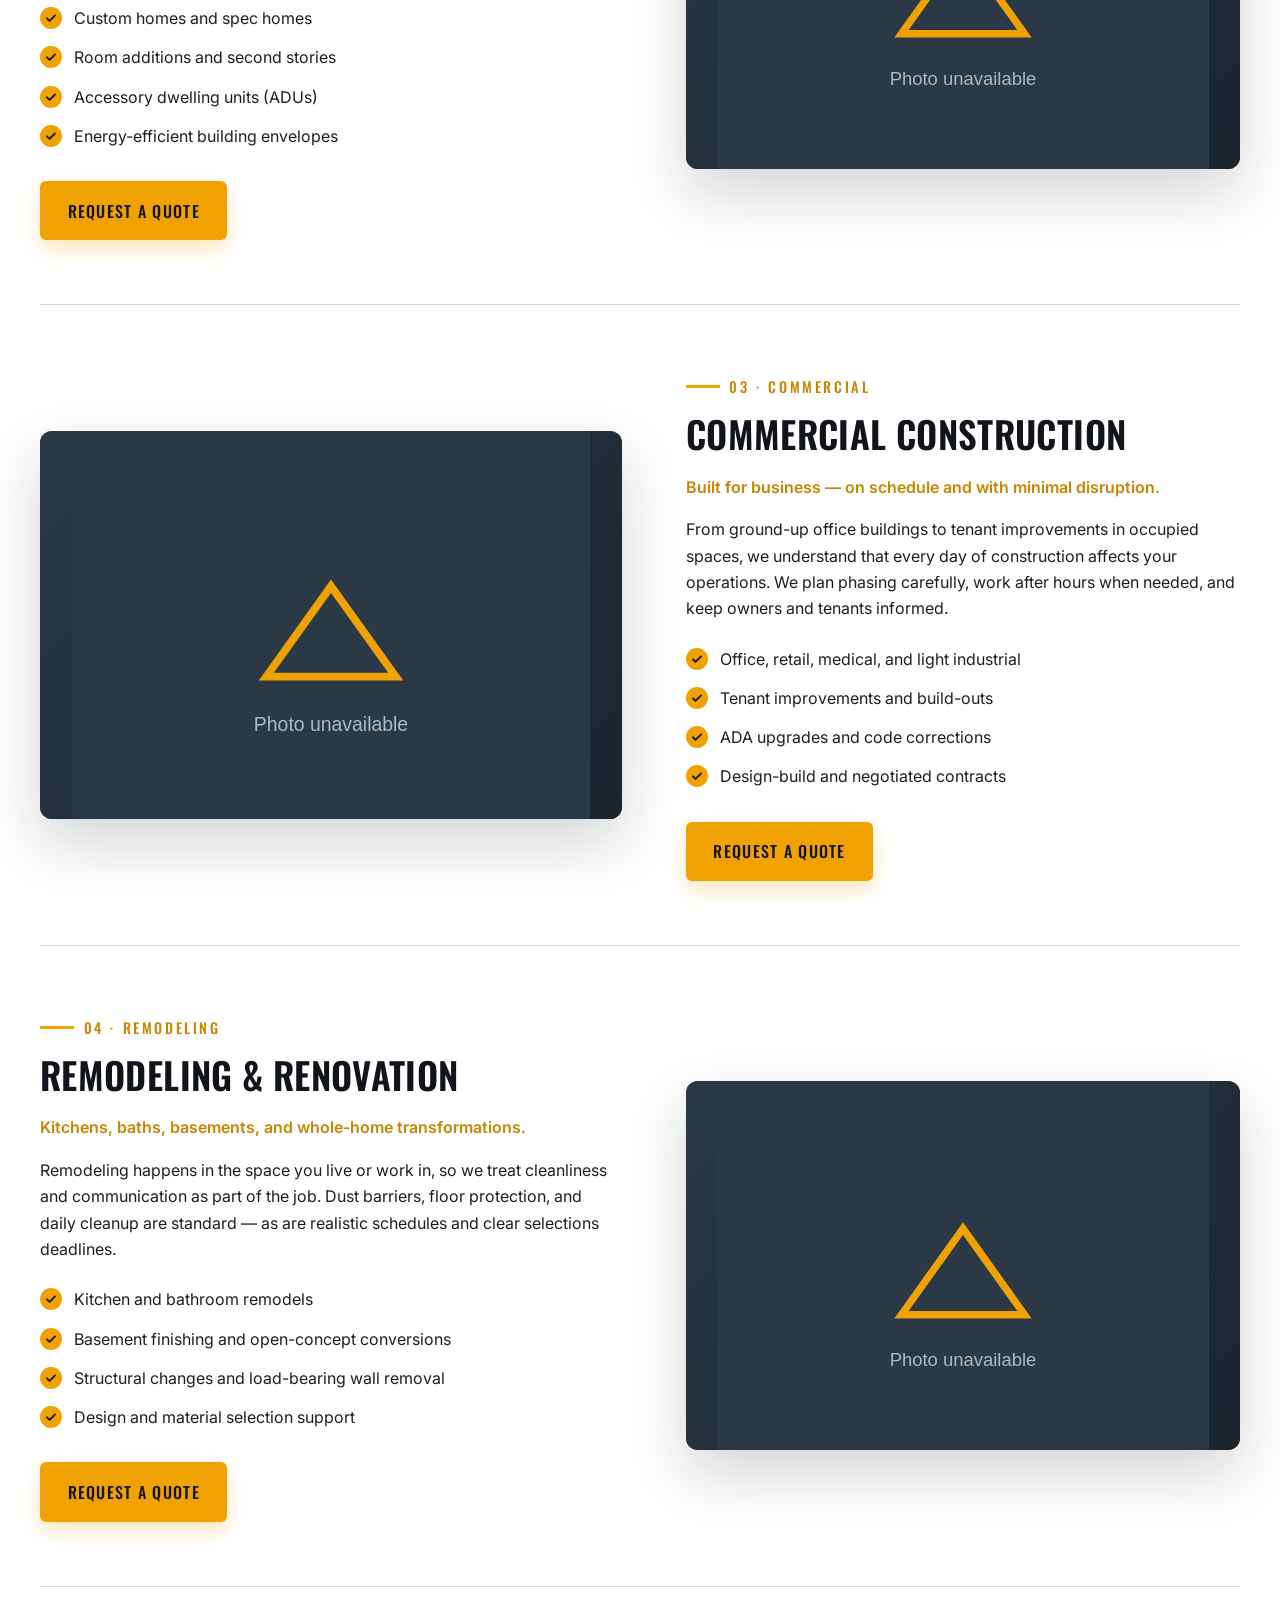
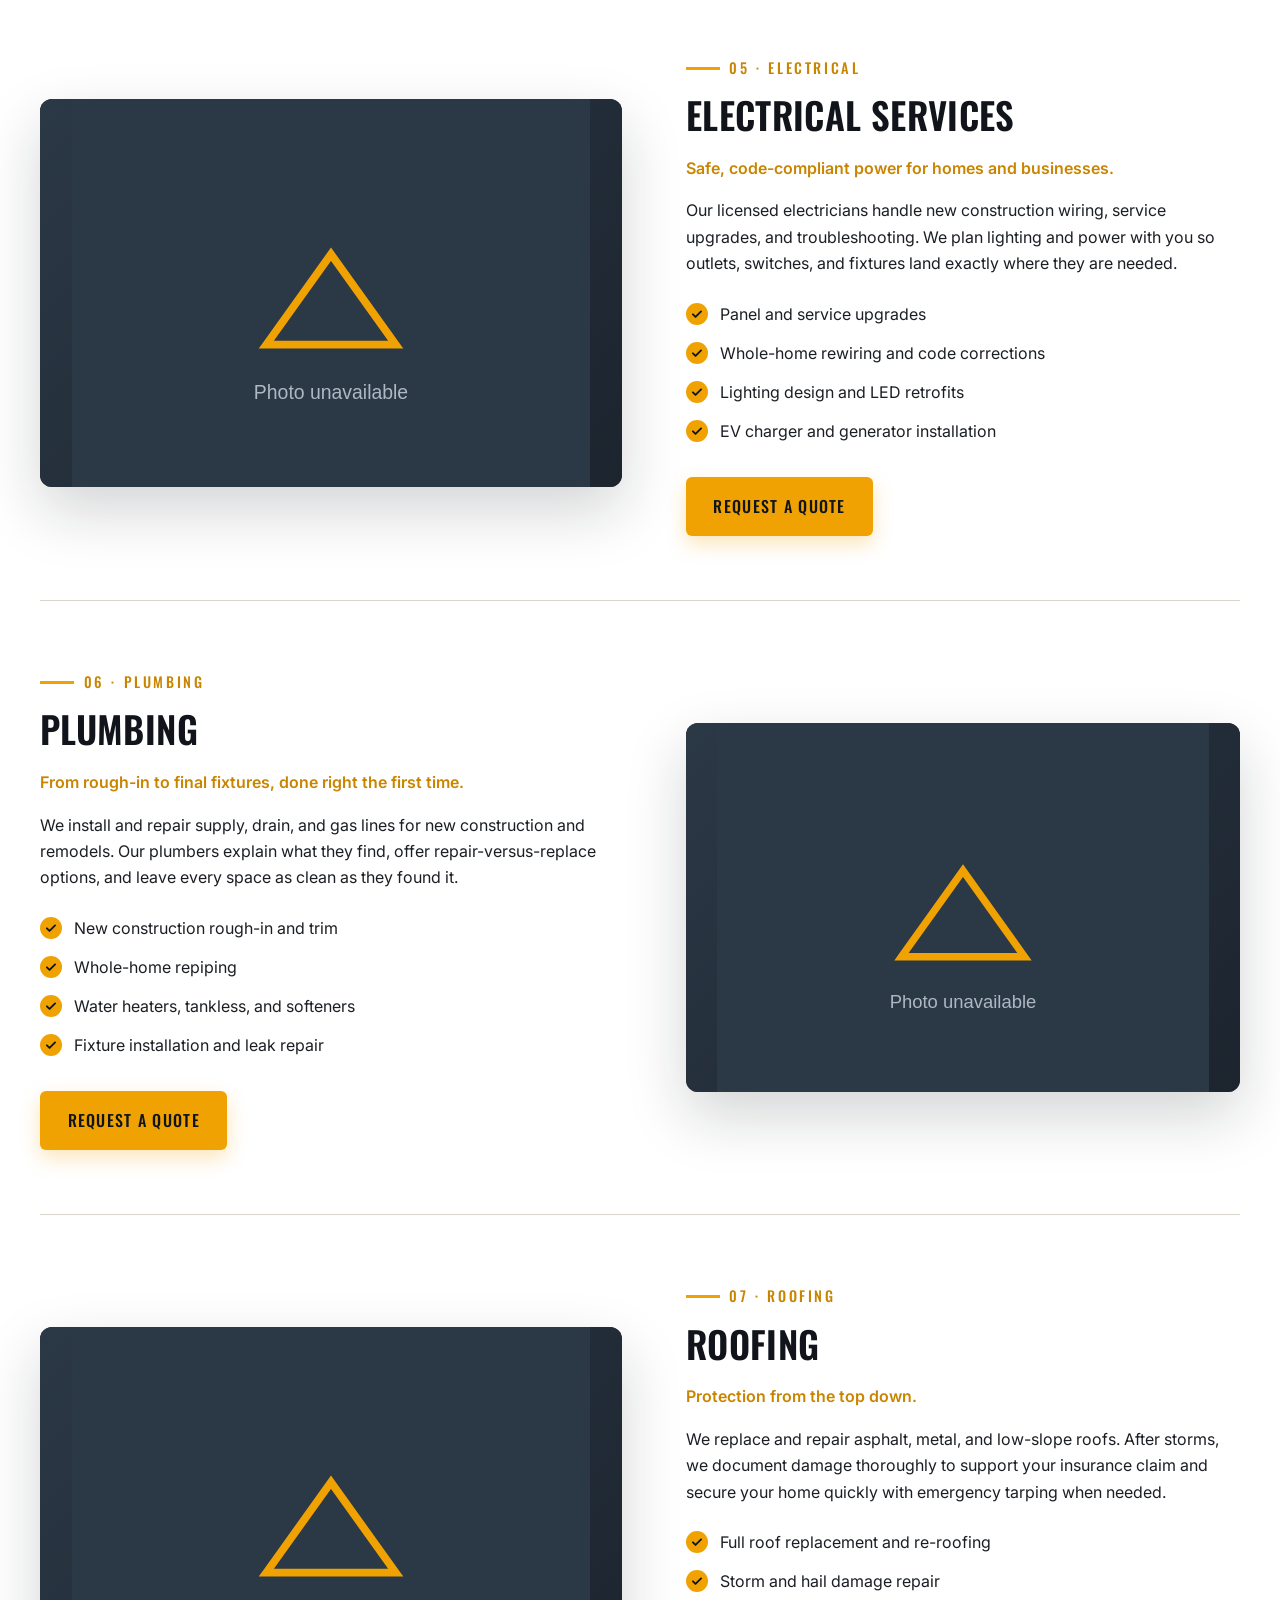
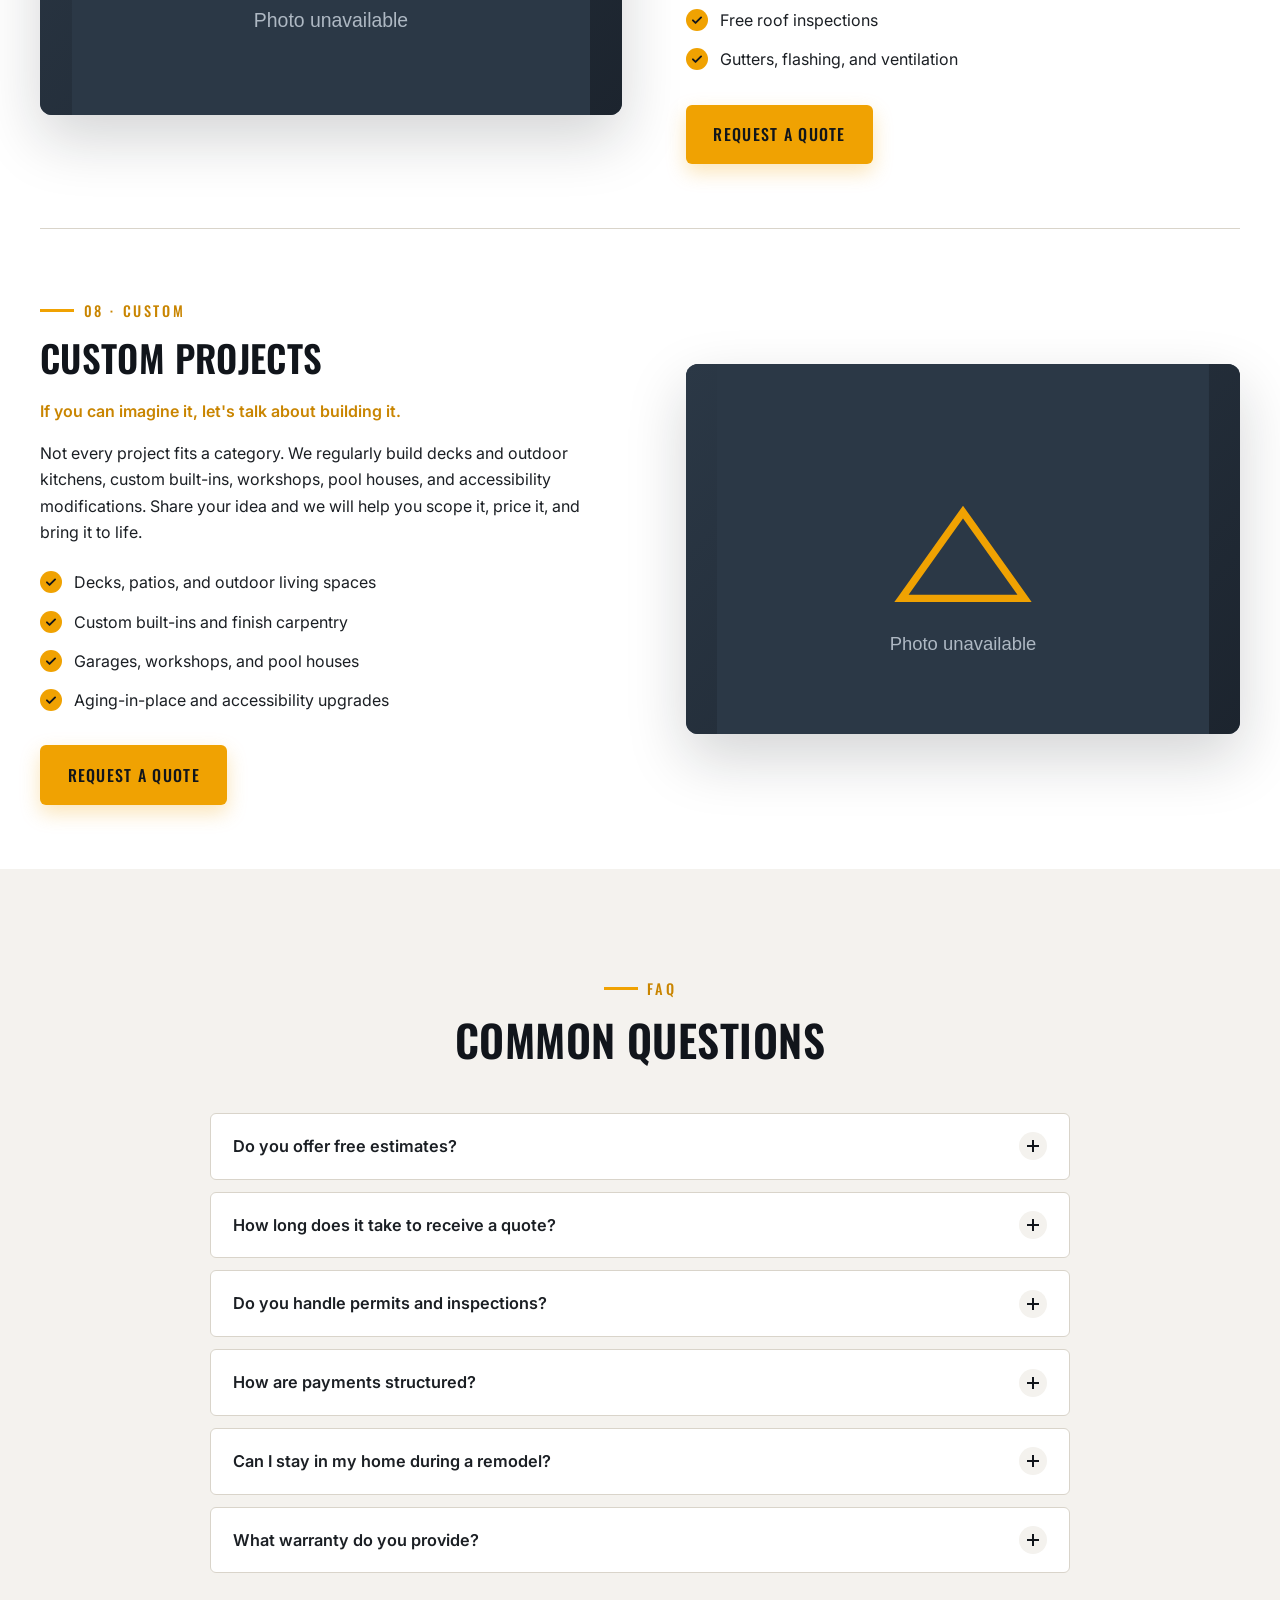
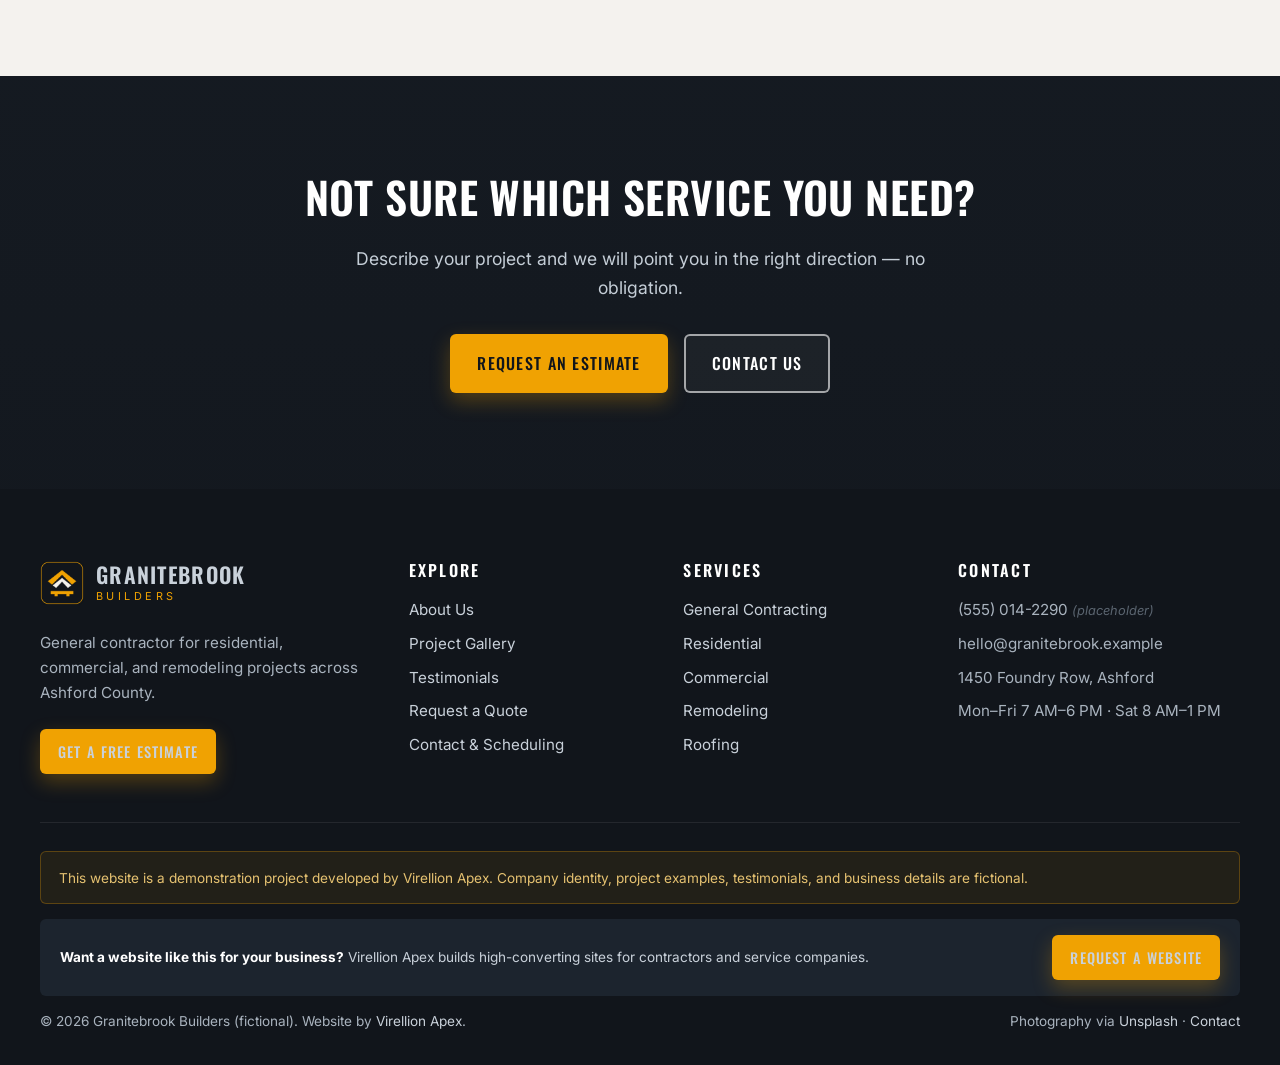
<file: services.html>
<!DOCTYPE html>
<html lang="en" class="no-js">
<head>
  <meta charset="utf-8">
  <meta name="viewport" content="width=device-width, initial-scale=1">
  <title>Construction Services | Granitebrook Builders — Contracting, Remodeling, Roofing &amp; More</title>
  <meta name="description" content="General contracting, residential and commercial construction, remodeling, electrical, plumbing, roofing, and custom projects from Granitebrook Builders (demo).">
  <!-- PLACEHOLDER: replace the domain below with the live domain before launch -->
  <link rel="canonical" href="https://contractor.virellionapex.com/services.html">
  <!-- Demo site: kept out of search results. For a real client, change to "index, follow". -->
  <meta name="robots" content="noindex, follow">
  <meta name="theme-color" content="#11151b">
  <meta name="author" content="Virellion Apex">

  <!-- Open Graph / social sharing -->
  <meta property="og:type" content="website">
  <meta property="og:site_name" content="Granitebrook Builders (Demo)">
  <meta property="og:title" content="Construction Services | Granitebrook Builders">
  <meta property="og:description" content="General contracting, residential and commercial construction, remodeling, electrical, plumbing, roofing, and custom projects from Granitebrook Builders (demo).">
  <meta property="og:url" content="https://contractor.virellionapex.com/services.html">
  <meta property="og:image" content="https://contractor.virellionapex.com/images/og-image.jpg">
  <meta property="og:image:width" content="1200">
  <meta property="og:image:height" content="630">
  <meta property="og:image:alt" content="Granitebrook Builders demonstration website">
  <meta name="twitter:card" content="summary_large_image">
  <meta name="twitter:title" content="Construction Services | Granitebrook Builders">
  <meta name="twitter:description" content="A demonstration contractor website by Virellion Apex.">
  <meta name="twitter:image" content="https://contractor.virellionapex.com/images/og-image.jpg">

  <link rel="icon" type="image/png" sizes="32x32" href="assets/favicon-32.png">
  <link rel="icon" type="image/png" sizes="48x48" href="assets/favicon-48.png">
  <link rel="apple-touch-icon" href="assets/apple-touch-icon.png">

  <link rel="preconnect" href="https://fonts.googleapis.com">
  <link rel="preconnect" href="https://fonts.gstatic.com" crossorigin>
  <link rel="preconnect" href="https://images.unsplash.com" crossorigin>
  <link rel="stylesheet" href="https://fonts.googleapis.com/css2?family=Inter:wght@400;500;600;700&family=Oswald:wght@400;500;600&display=swap">
  <link rel="stylesheet" href="css/style.css">

</head>
<body>
  <a class="skip-link" href="#main">Skip to main content</a>
  <div class="demo-bar" role="note">Demonstration website by <a href="https://virellionapex.com">Virellion Apex</a> — fictional company. Forms run in demo mode and send nothing.</div>

  <header class="site-header">
    <div class="container header-inner">
      <a class="brand" href="index.html" aria-label="Granitebrook Builders — home">
        <img src="images/logo.png" alt="" width="44" height="44">
        <span class="brand-text"><span class="brand-name">Granitebrook</span><span class="brand-sub">Builders</span></span>
      </a>
      <nav class="nav" id="site-nav" aria-label="Main">
        <ul>
          <li><a href="index.html">Home</a></li>
          <li><a href="about.html">About</a></li>
          <li><a href="services.html" aria-current="page">Services</a></li>
          <li><a href="projects.html">Projects</a></li>
          <li><a href="testimonials.html">Reviews</a></li>
          <li><a href="contact.html">Contact</a></li>
        </ul>
        <a class="btn btn-primary btn-sm nav-cta" href="quote.html">Free Estimate</a>
        <p class="nav-phone">Call (555) 014-2290 · Mon–Sat</p>
      </nav>
      <button class="nav-toggle" type="button" aria-controls="site-nav" aria-expanded="false" aria-label="Open menu"><span class="bars"></span></button>
    </div>
  </header>

  <main id="main">
    <section class="page-hero" style="background-image:url('https://images.unsplash.com/photo-1723256761894-e7a8f5b47349?auto=format&fit=crop&w=1800&q=70')">
      <div class="container">
        <ol class="breadcrumb"><li><a href="index.html">Home</a></li><li aria-current="page">Services</li></ol>
        <p class="eyebrow">Our services</p>
        <h1>Everything you need, one builder</h1>
        <p>Eight core services delivered by in-house crews and licensed trade partners — all managed by a single, accountable team.</p>
      </div>
    </section>

    <section class="section-alt" style="padding:1.5rem 0;position:sticky;top:var(--header-h);z-index:20;border-bottom:1px solid var(--line)" aria-label="Jump to a service">
      <div class="container">
        <nav class="service-jump" aria-label="Services on this page">
          <a href="#general-contracting">General Contracting</a>
          <a href="#residential">Residential</a>
          <a href="#commercial">Commercial</a>
          <a href="#remodeling">Remodeling</a>
          <a href="#electrical">Electrical</a>
          <a href="#plumbing">Plumbing</a>
          <a href="#roofing">Roofing</a>
          <a href="#custom">Custom Projects</a>
        </nav>
      </div>
    </section>

    <div class="container">
      <article class="service-detail" id="general-contracting">
        <div class="split">
          <div class="reveal"><div class="media-frame"><img src="https://images.unsplash.com/photo-1609668477087-9db6c2eb56ed?auto=format&fit=crop&w=1100&q=75" alt="Construction cranes over an active building site" width="1100" height="733" loading="lazy"></div></div>
          <div class="reveal">
            <p class="eyebrow">01 · General Contracting</p>
            <h2>General contracting</h2>
            <p class="tagline">One contract. One schedule. One team accountable for the result.</p>
            <p>We manage the full lifecycle of your project: pre-construction planning, budgeting, permitting, procurement, trade coordination, quality control, and closeout. You get a single point of contact and a clear view of cost and schedule at every stage.</p>
            <ul class="checklist">
              <li>Pre-construction budgeting and value engineering</li>
              <li>Permitting, inspections, and code compliance</li>
              <li>Subcontractor management and scheduling</li>
              <li>Weekly progress reporting with photos</li>
            </ul>
            <a class="btn btn-primary" href="quote.html?service=general-contracting">Request a Quote</a>
          </div>
        </div>
      </article>

      <article class="service-detail" id="residential">
        <div class="split reverse">
          <div class="reveal"><div class="media-frame"><img src="https://images.unsplash.com/photo-1580587771525-78b9dba3b914?auto=format&fit=crop&w=1100&q=75" alt="Modern custom home with white and wood exterior" width="1100" height="733" loading="lazy"></div></div>
          <div class="reveal">
            <p class="eyebrow">02 · Residential</p>
            <h2>Residential construction</h2>
            <p class="tagline">Custom homes and additions built around the way you live.</p>
            <p>Whether you are building on your own lot or expanding the home you love, we collaborate with you and your architect from foundation to finishes. Our residential crews focus on tight building envelopes, efficient systems, and details that hold up for decades.</p>
            <ul class="checklist">
              <li>Custom homes and spec homes</li>
              <li>Room additions and second stories</li>
              <li>Accessory dwelling units (ADUs)</li>
              <li>Energy-efficient building envelopes</li>
            </ul>
            <a class="btn btn-primary" href="quote.html?service=residential">Request a Quote</a>
          </div>
        </div>
      </article>

      <article class="service-detail" id="commercial">
        <div class="split">
          <div class="reveal"><div class="media-frame"><img src="https://images.unsplash.com/photo-1587994990528-14263e4ee443?auto=format&fit=crop&w=1100&q=75" alt="Contemporary white commercial building" width="1100" height="733" loading="lazy"></div></div>
          <div class="reveal">
            <p class="eyebrow">03 · Commercial</p>
            <h2>Commercial construction</h2>
            <p class="tagline">Built for business — on schedule and with minimal disruption.</p>
            <p>From ground-up office buildings to tenant improvements in occupied spaces, we understand that every day of construction affects your operations. We plan phasing carefully, work after hours when needed, and keep owners and tenants informed.</p>
            <ul class="checklist">
              <li>Office, retail, medical, and light industrial</li>
              <li>Tenant improvements and build-outs</li>
              <li>ADA upgrades and code corrections</li>
              <li>Design-build and negotiated contracts</li>
            </ul>
            <a class="btn btn-primary" href="quote.html?service=commercial">Request a Quote</a>
          </div>
        </div>
      </article>

      <article class="service-detail" id="remodeling">
        <div class="split reverse">
          <div class="reveal"><div class="media-frame"><img src="https://images.unsplash.com/photo-1785535573585-8f962fa3cda5?auto=format&fit=crop&w=1100&q=75" alt="Remodeled kitchen with a marble island and bar stools" width="1100" height="733" loading="lazy"></div></div>
          <div class="reveal">
            <p class="eyebrow">04 · Remodeling</p>
            <h2>Remodeling &amp; renovation</h2>
            <p class="tagline">Kitchens, baths, basements, and whole-home transformations.</p>
            <p>Remodeling happens in the space you live or work in, so we treat cleanliness and communication as part of the job. Dust barriers, floor protection, and daily cleanup are standard — as are realistic schedules and clear selections deadlines.</p>
            <ul class="checklist">
              <li>Kitchen and bathroom remodels</li>
              <li>Basement finishing and open-concept conversions</li>
              <li>Structural changes and load-bearing wall removal</li>
              <li>Design and material selection support</li>
            </ul>
            <a class="btn btn-primary" href="quote.html?service=remodeling">Request a Quote</a>
          </div>
        </div>
      </article>

      <article class="service-detail" id="electrical">
        <div class="split">
          <div class="reveal"><div class="media-frame"><img src="https://images.unsplash.com/photo-1635335874521-7987db781153?auto=format&fit=crop&w=1100&q=75" alt="Organized wiring inside an electrical panel" width="1100" height="733" loading="lazy"></div></div>
          <div class="reveal">
            <p class="eyebrow">05 · Electrical</p>
            <h2>Electrical services</h2>
            <p class="tagline">Safe, code-compliant power for homes and businesses.</p>
            <p>Our licensed electricians handle new construction wiring, service upgrades, and troubleshooting. We plan lighting and power with you so outlets, switches, and fixtures land exactly where they are needed.</p>
            <ul class="checklist">
              <li>Panel and service upgrades</li>
              <li>Whole-home rewiring and code corrections</li>
              <li>Lighting design and LED retrofits</li>
              <li>EV charger and generator installation</li>
            </ul>
            <a class="btn btn-primary" href="quote.html?service=electrical">Request a Quote</a>
          </div>
        </div>
      </article>

      <article class="service-detail" id="plumbing">
        <div class="split reverse">
          <div class="reveal"><div class="media-frame"><img src="https://images.unsplash.com/photo-1676210134190-3f2c0d5cf58d?auto=format&fit=crop&w=1100&q=75" alt="Plumber servicing a water heater" width="1100" height="733" loading="lazy"></div></div>
          <div class="reveal">
            <p class="eyebrow">06 · Plumbing</p>
            <h2>Plumbing</h2>
            <p class="tagline">From rough-in to final fixtures, done right the first time.</p>
            <p>We install and repair supply, drain, and gas lines for new construction and remodels. Our plumbers explain what they find, offer repair-versus-replace options, and leave every space as clean as they found it.</p>
            <ul class="checklist">
              <li>New construction rough-in and trim</li>
              <li>Whole-home repiping</li>
              <li>Water heaters, tankless, and softeners</li>
              <li>Fixture installation and leak repair</li>
            </ul>
            <a class="btn btn-primary" href="quote.html?service=plumbing">Request a Quote</a>
          </div>
        </div>
      </article>

      <article class="service-detail" id="roofing">
        <div class="split">
          <div class="reveal"><div class="media-frame"><img src="https://images.unsplash.com/photo-1710139323182-69622cad5c3b?auto=format&fit=crop&w=1100&q=75" alt="Row of homes with new architectural shingle roofs" width="1100" height="733" loading="lazy"></div></div>
          <div class="reveal">
            <p class="eyebrow">07 · Roofing</p>
            <h2>Roofing</h2>
            <p class="tagline">Protection from the top down.</p>
            <p>We replace and repair asphalt, metal, and low-slope roofs. After storms, we document damage thoroughly to support your insurance claim and secure your home quickly with emergency tarping when needed.</p>
            <ul class="checklist">
              <li>Full roof replacement and re-roofing</li>
              <li>Storm and hail damage repair</li>
              <li>Free roof inspections</li>
              <li>Gutters, flashing, and ventilation</li>
            </ul>
            <a class="btn btn-primary" href="quote.html?service=roofing">Request a Quote</a>
          </div>
        </div>
      </article>

      <article class="service-detail" id="custom">
        <div class="split reverse">
          <div class="reveal"><div class="media-frame"><img src="https://images.unsplash.com/photo-1613544723412-b331bda01e87?auto=format&fit=crop&w=1100&q=75" alt="Custom wooden deck with dining table and chairs" width="1100" height="733" loading="lazy"></div></div>
          <div class="reveal">
            <p class="eyebrow">08 · Custom</p>
            <h2>Custom projects</h2>
            <p class="tagline">If you can imagine it, let's talk about building it.</p>
            <p>Not every project fits a category. We regularly build decks and outdoor kitchens, custom built-ins, workshops, pool houses, and accessibility modifications. Share your idea and we will help you scope it, price it, and bring it to life.</p>
            <ul class="checklist">
              <li>Decks, patios, and outdoor living spaces</li>
              <li>Custom built-ins and finish carpentry</li>
              <li>Garages, workshops, and pool houses</li>
              <li>Aging-in-place and accessibility upgrades</li>
            </ul>
            <a class="btn btn-primary" href="quote.html?service=custom">Request a Quote</a>
          </div>
        </div>
      </article>
    </div>

    <section class="section section-alt" aria-labelledby="faq-title">
      <div class="container">
        <div class="section-head center reveal">
          <p class="eyebrow">FAQ</p>
          <h2 id="faq-title">Common questions</h2>
        </div>
        <div class="faq">
          <div class="faq-item"><button class="faq-q" type="button" aria-expanded="false" aria-controls="faq-1">Do you offer free estimates?<span class="plus" aria-hidden="true"></span></button><div class="faq-a" id="faq-1" hidden><p>Yes. Initial consultations and estimates are free. For larger projects that require design or engineering, we will explain any pre-construction fees in writing before work begins.</p></div></div>
          <div class="faq-item"><button class="faq-q" type="button" aria-expanded="false" aria-controls="faq-2">How long does it take to receive a quote?<span class="plus" aria-hidden="true"></span></button><div class="faq-a" id="faq-2" hidden><p>Most residential estimates are delivered within 48 hours of the site visit. Complex commercial bids typically take one to two weeks depending on drawings and trade pricing.</p></div></div>
          <div class="faq-item"><button class="faq-q" type="button" aria-expanded="false" aria-controls="faq-3">Do you handle permits and inspections?<span class="plus" aria-hidden="true"></span></button><div class="faq-a" id="faq-3" hidden><p>Yes. We pull all required permits, schedule inspections, and make sure the work meets local building codes. Permit fees are listed clearly in your proposal.</p></div></div>
          <div class="faq-item"><button class="faq-q" type="button" aria-expanded="false" aria-controls="faq-4">How are payments structured?<span class="plus" aria-hidden="true"></span></button><div class="faq-a" id="faq-4" hidden><p>Projects are billed by milestone — for example, a deposit at contract signing, progress payments at defined stages, and a final payment after your walkthrough and punch list are complete.</p></div></div>
          <div class="faq-item"><button class="faq-q" type="button" aria-expanded="false" aria-controls="faq-5">Can I stay in my home during a remodel?<span class="plus" aria-hidden="true"></span></button><div class="faq-a" id="faq-5" hidden><p>Usually, yes. We set up dust barriers, protect floors, and plan work zones so you can live comfortably. For major kitchen or whole-home remodels, we will discuss options ahead of time.</p></div></div>
          <div class="faq-item"><button class="faq-q" type="button" aria-expanded="false" aria-controls="faq-6">What warranty do you provide?<span class="plus" aria-hidden="true"></span></button><div class="faq-a" id="faq-6" hidden><p>We provide a written workmanship warranty on labor and installation, plus manufacturer warranties on materials and equipment. Terms are included in every contract. <em>(Demo content — a real contractor would list exact terms.)</em></p></div></div>
        </div>
      </div>
    </section>

    <section class="cta-band" aria-labelledby="cta-title">
      <div class="container">
        <h2 id="cta-title">Not sure which service you need?</h2>
        <p>Describe your project and we will point you in the right direction — no obligation.</p>
        <div class="actions">
          <a class="btn btn-primary" href="quote.html">Request an Estimate</a>
          <a class="btn btn-ghost-light" href="contact.html">Contact Us</a>
        </div>
      </div>
    </section>
  </main>

  <footer class="site-footer">
    <div class="container">
      <div class="footer-grid">
        <div class="footer-brand">
          <a class="brand" href="index.html" aria-label="Granitebrook Builders — home">
            <img src="images/logo.png" alt="" width="44" height="44">
            <span class="brand-text"><span class="brand-name">Granitebrook</span><span class="brand-sub">Builders</span></span>
          </a>
          <p>General contractor for residential, commercial, and remodeling projects across Ashford County.</p>
          <a class="btn btn-primary btn-sm" href="quote.html">Get a Free Estimate</a>
        </div>
        <div>
          <h3>Explore</h3>
          <ul>
            <li><a href="about.html">About Us</a></li>
            <li><a href="projects.html">Project Gallery</a></li>
            <li><a href="testimonials.html">Testimonials</a></li>
            <li><a href="quote.html">Request a Quote</a></li>
            <li><a href="contact.html">Contact &amp; Scheduling</a></li>
          </ul>
        </div>
        <div>
          <h3>Services</h3>
          <ul>
            <li><a href="services.html#general-contracting">General Contracting</a></li>
            <li><a href="services.html#residential">Residential</a></li>
            <li><a href="services.html#commercial">Commercial</a></li>
            <li><a href="services.html#remodeling">Remodeling</a></li>
            <li><a href="services.html#roofing">Roofing</a></li>
          </ul>
        </div>
        <div>
          <h3>Contact</h3>
          <ul>
            <li>(555) 014-2290 <span class="placeholder-note">(placeholder)</span></li>
            <li>hello@granitebrook.example</li>
            <li>1450 Foundry Row, Ashford</li>
            <li>Mon–Fri 7 AM–6 PM · Sat 8 AM–1 PM</li>
          </ul>
        </div>
      </div>
      <div class="footer-bottom">
        <p class="disclaimer">This website is a demonstration project developed by Virellion Apex. Company identity, project examples, testimonials, and business details are fictional.</p>
        <div class="va-credit">
          <p><strong>Want a website like this for your business?</strong> Virellion Apex builds high-converting sites for contractors and service companies.</p>
          <a class="btn btn-primary btn-sm" href="https://calendly.com/virellionapex/free-consultation">Request a Website</a>
        </div>
        <div class="footer-meta">
          <span>© <span data-year>2026</span> Granitebrook Builders (fictional). Website by <a href="https://virellionapex.com">Virellion Apex</a>.</span>
          <span>Photography via <a href="about.html#credits">Unsplash</a> · <a href="contact.html">Contact</a></span>
        </div>
      </div>
    </div>
  </footer>

  <div class="mobile-cta" aria-label="Quick actions">
    <a class="btn btn-ghost-light" href="tel:+15550142290">Call</a>
    <a class="btn btn-primary" href="quote.html">Free Estimate</a>
  </div>
  <button class="to-top" type="button" aria-label="Back to top"><svg width="20" height="20" viewBox="0 0 24 24" fill="none" stroke="currentColor" stroke-width="2.6" stroke-linecap="round" aria-hidden="true"><path d="M6 15l6-6 6 6"/></svg></button>

  <script src="js/script.js" defer></script>
</body>
</html>
</file>
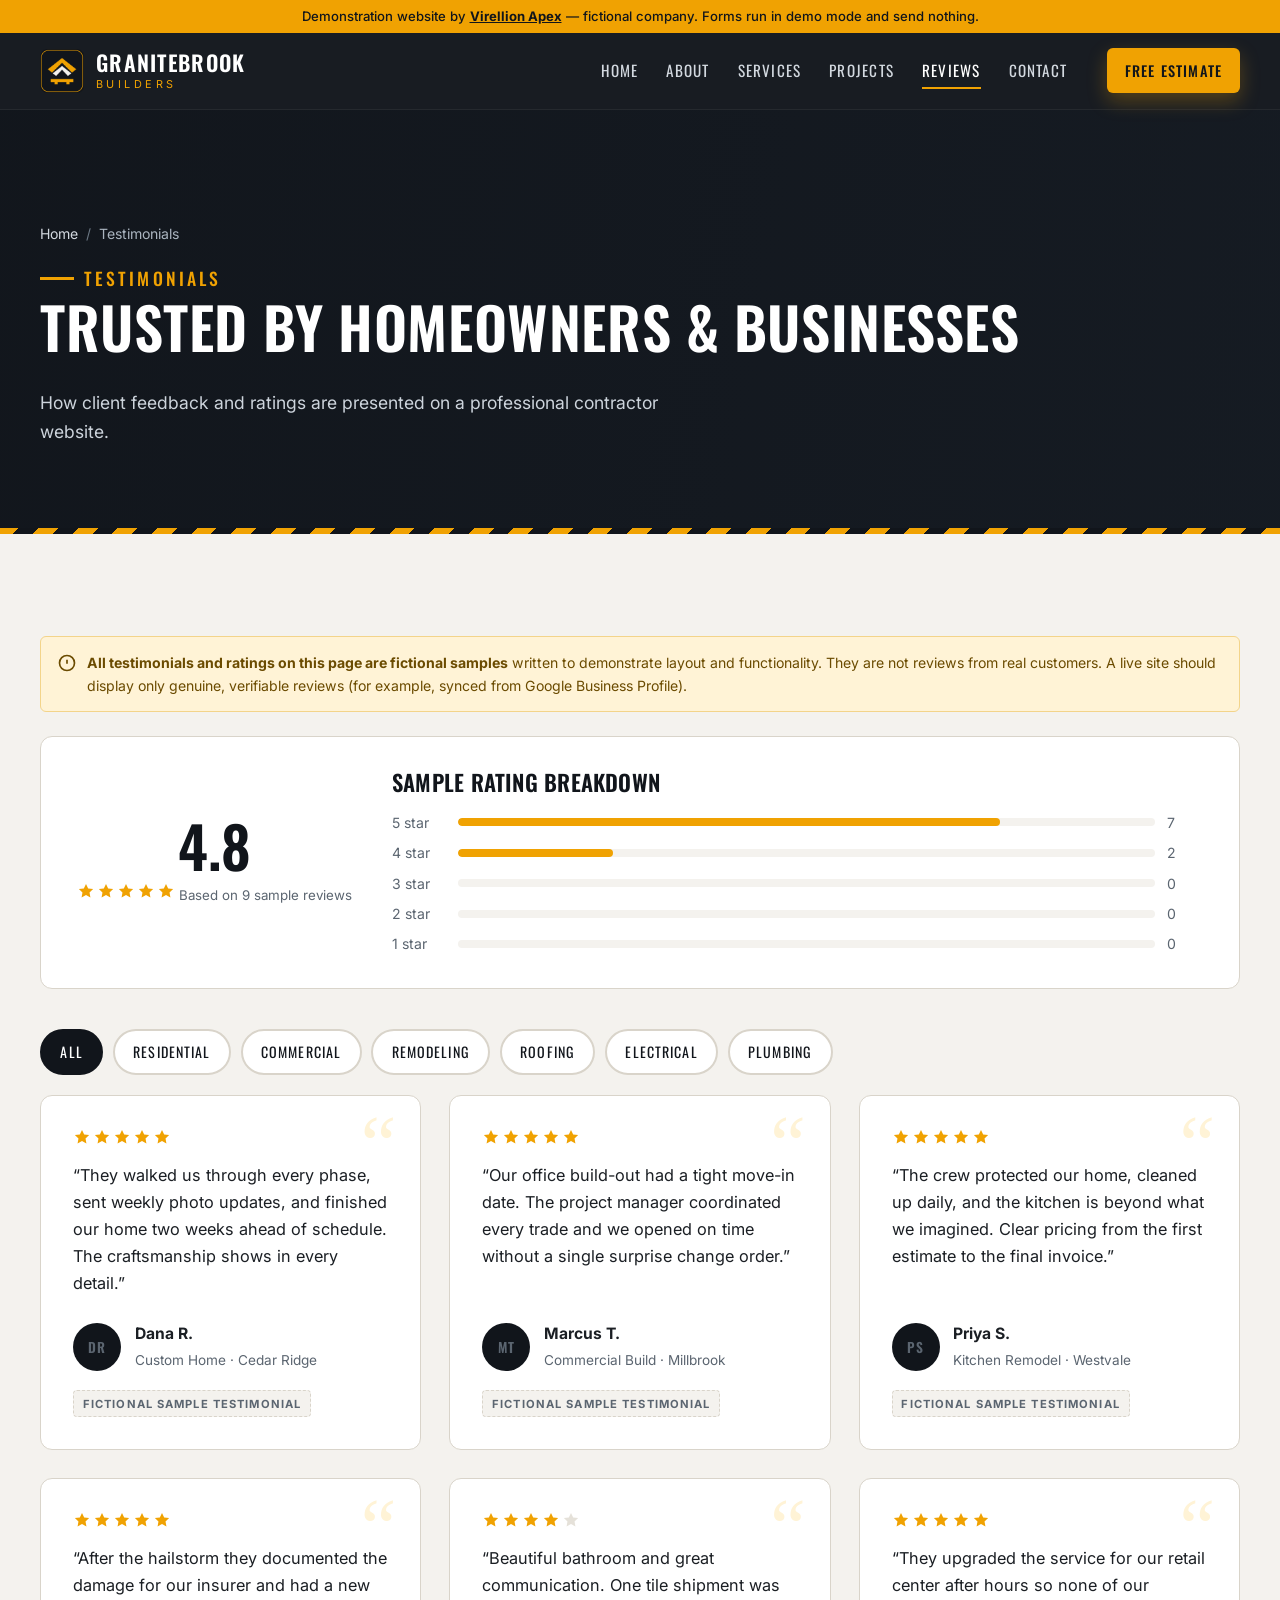
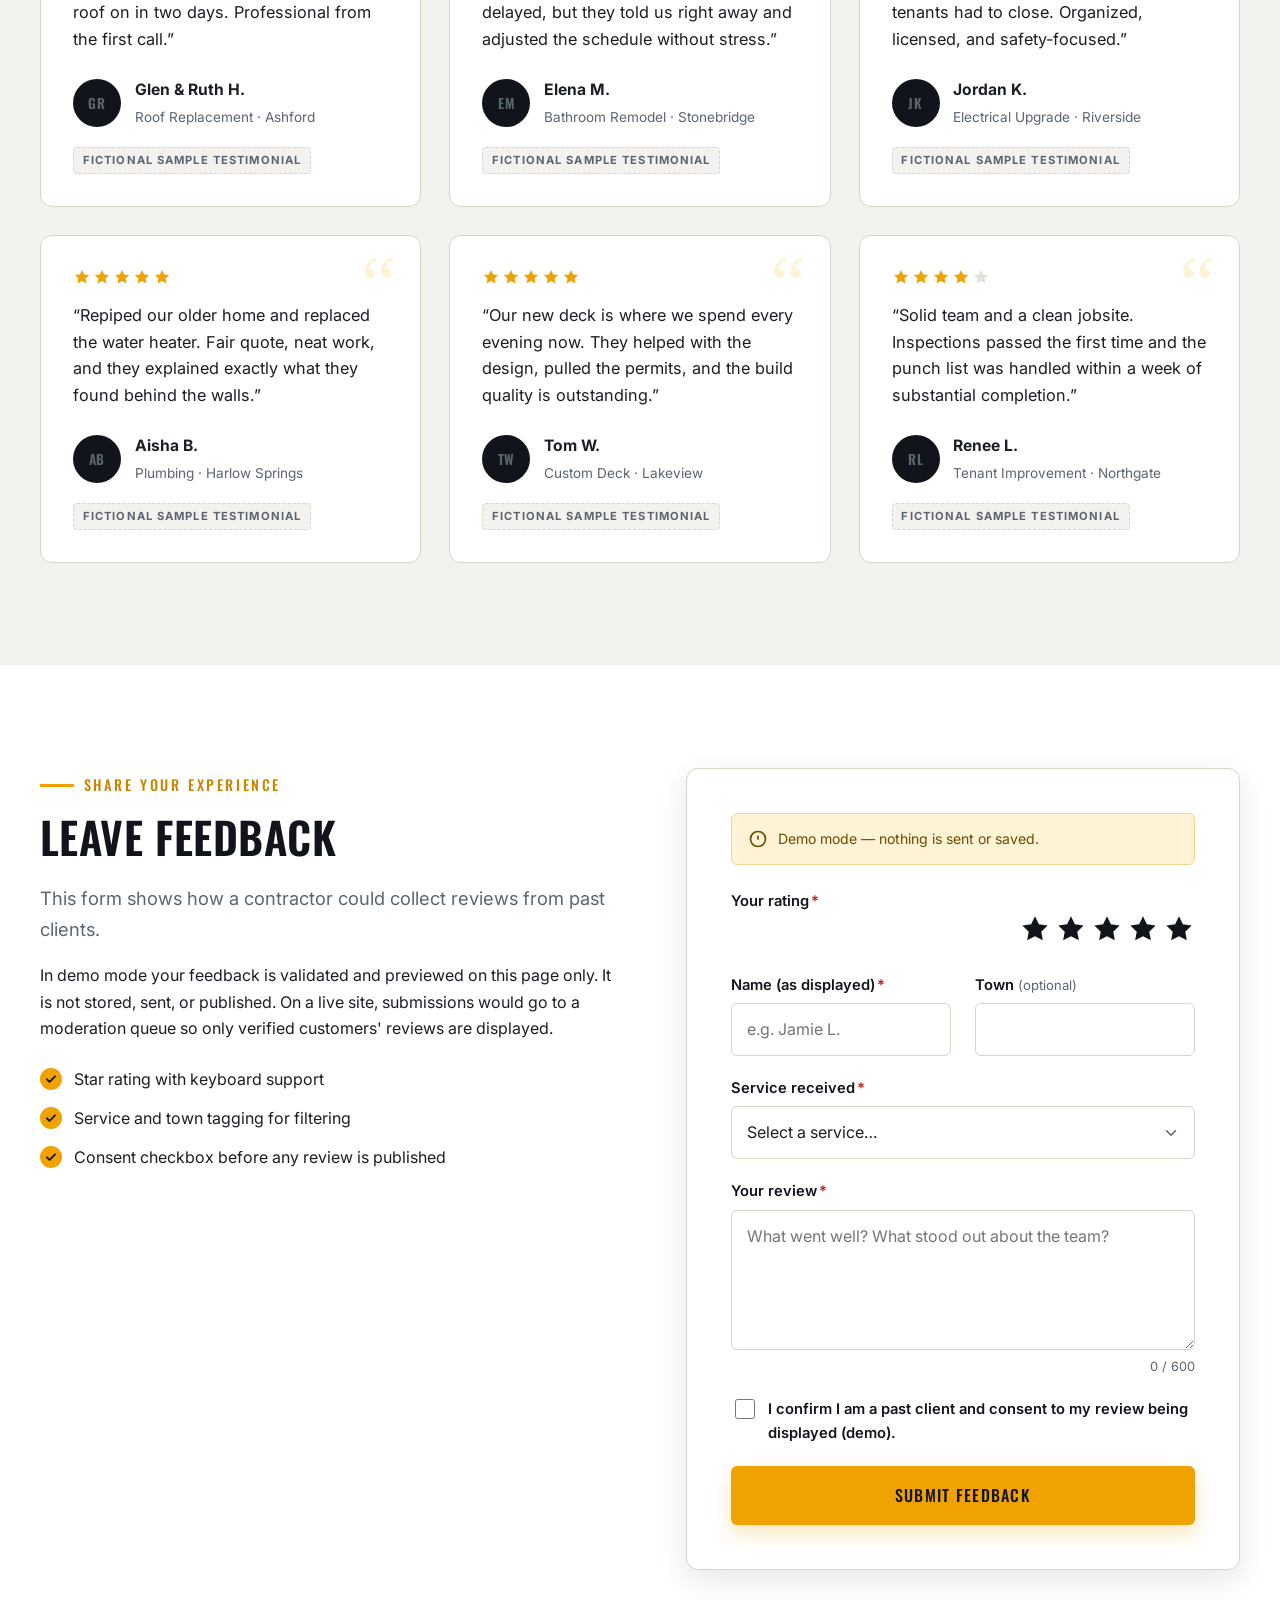
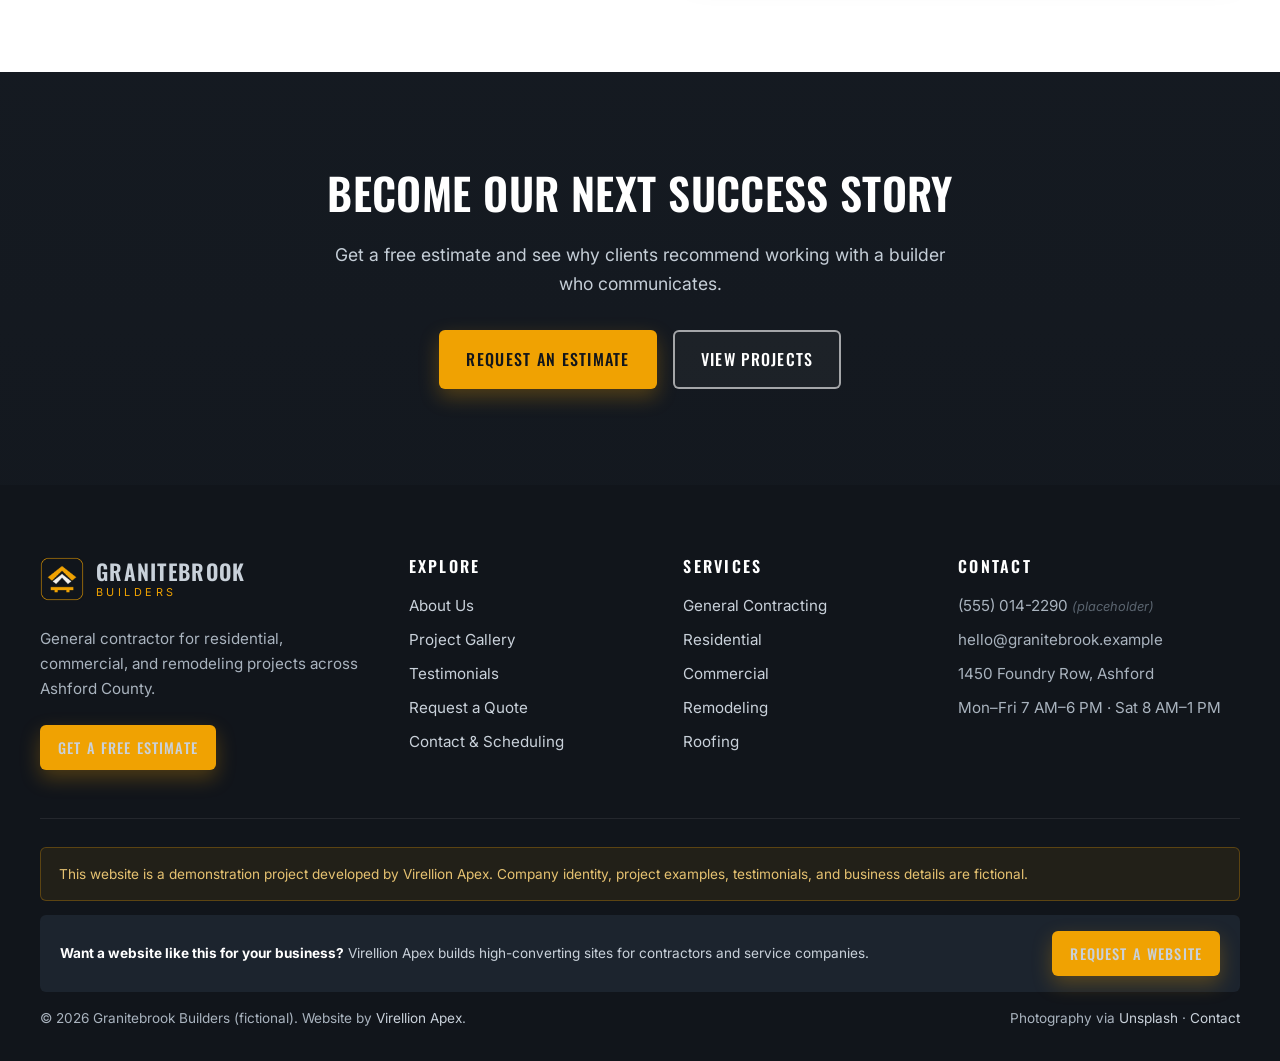
<file: testimonials.html>
<!DOCTYPE html>
<html lang="en" class="no-js">
<head>
  <meta charset="utf-8">
  <meta name="viewport" content="width=device-width, initial-scale=1">
  <title>Client Testimonials | Granitebrook Builders — Sample Reviews &amp; Ratings</title>
  <meta name="description" content="Sample client testimonials and ratings for Granitebrook Builders, a fictional contractor used in a Virellion Apex website demonstration.">
  <!-- PLACEHOLDER: replace the domain below with the live domain before launch -->
  <link rel="canonical" href="https://contractor.virellionapex.com/testimonials.html">
  <!-- Demo site: kept out of search results. For a real client, change to "index, follow". -->
  <meta name="robots" content="noindex, follow">
  <meta name="theme-color" content="#11151b">
  <meta name="author" content="Virellion Apex">

  <!-- Open Graph / social sharing -->
  <meta property="og:type" content="website">
  <meta property="og:site_name" content="Granitebrook Builders (Demo)">
  <meta property="og:title" content="Client Testimonials | Granitebrook Builders">
  <meta property="og:description" content="Sample client testimonials and ratings for Granitebrook Builders, a fictional contractor used in a Virellion Apex website demonstration.">
  <meta property="og:url" content="https://contractor.virellionapex.com/testimonials.html">
  <meta property="og:image" content="https://contractor.virellionapex.com/images/og-image.jpg">
  <meta property="og:image:width" content="1200">
  <meta property="og:image:height" content="630">
  <meta property="og:image:alt" content="Granitebrook Builders demonstration website">
  <meta name="twitter:card" content="summary_large_image">
  <meta name="twitter:title" content="Client Testimonials | Granitebrook Builders">
  <meta name="twitter:description" content="A demonstration contractor website by Virellion Apex.">
  <meta name="twitter:image" content="https://contractor.virellionapex.com/images/og-image.jpg">

  <link rel="icon" type="image/png" sizes="32x32" href="assets/favicon-32.png">
  <link rel="icon" type="image/png" sizes="48x48" href="assets/favicon-48.png">
  <link rel="apple-touch-icon" href="assets/apple-touch-icon.png">

  <link rel="preconnect" href="https://fonts.googleapis.com">
  <link rel="preconnect" href="https://fonts.gstatic.com" crossorigin>
  <link rel="preconnect" href="https://images.unsplash.com" crossorigin>
  <link rel="stylesheet" href="https://fonts.googleapis.com/css2?family=Inter:wght@400;500;600;700&family=Oswald:wght@400;500;600&display=swap">
  <link rel="stylesheet" href="css/style.css">

</head>
<body>
  <a class="skip-link" href="#main">Skip to main content</a>
  <div class="demo-bar" role="note">Demonstration website by <a href="https://virellionapex.com">Virellion Apex</a> — fictional company. Forms run in demo mode and send nothing.</div>

  <header class="site-header">
    <div class="container header-inner">
      <a class="brand" href="index.html" aria-label="Granitebrook Builders — home">
        <img src="images/logo.png" alt="" width="44" height="44">
        <span class="brand-text"><span class="brand-name">Granitebrook</span><span class="brand-sub">Builders</span></span>
      </a>
      <nav class="nav" id="site-nav" aria-label="Main">
        <ul>
          <li><a href="index.html">Home</a></li>
          <li><a href="about.html">About</a></li>
          <li><a href="services.html">Services</a></li>
          <li><a href="projects.html">Projects</a></li>
          <li><a href="testimonials.html" aria-current="page">Reviews</a></li>
          <li><a href="contact.html">Contact</a></li>
        </ul>
        <a class="btn btn-primary btn-sm nav-cta" href="quote.html">Free Estimate</a>
        <p class="nav-phone">Call (555) 014-2290 · Mon–Sat</p>
      </nav>
      <button class="nav-toggle" type="button" aria-controls="site-nav" aria-expanded="false" aria-label="Open menu"><span class="bars"></span></button>
    </div>
  </header>

  <main id="main">
    <section class="page-hero" style="background-image:url('https://images.unsplash.com/photo-1748063578185-3d68121b11ff?auto=format&fit=crop&w=1800&q=70')">
      <div class="container">
        <ol class="breadcrumb"><li><a href="index.html">Home</a></li><li aria-current="page">Testimonials</li></ol>
        <p class="eyebrow">Testimonials</p>
        <h1>Trusted by homeowners &amp; businesses</h1>
        <p>How client feedback and ratings are presented on a professional contractor website.</p>
      </div>
    </section>

    <section class="section section-alt" aria-labelledby="reviews-title">
      <div class="container">
        <div class="demo-note" role="note">
          <svg width="20" height="20" viewBox="0 0 24 24" fill="none" stroke="currentColor" stroke-width="2" aria-hidden="true"><circle cx="12" cy="12" r="9"/><path d="M12 8v5M12 16h.01"/></svg>
          <span><strong>All testimonials and ratings on this page are fictional samples</strong> written to demonstrate layout and functionality. They are not reviews from real customers. A live site should display only genuine, verifiable reviews (for example, synced from Google Business Profile).</span>
        </div>

        <div class="rating-summary reveal" id="rating-summary">
          <div class="rating-big">
            <div class="num">5.0</div>
            <div class="stars" role="img" aria-label="Average rating"></div>
            <small>Based on <span class="total">0</span> sample reviews</small>
          </div>
          <div>
            <h2 id="reviews-title" style="font-size:1.4rem;margin-bottom:1rem">Sample rating breakdown</h2>
            <div class="rating-bars"></div>
          </div>
        </div>

        <div class="filter-bar" id="testimonial-filters" role="group" aria-label="Filter testimonials by service">
          <button class="filter-btn" type="button" data-filter="all" aria-pressed="true">All</button>
          <button class="filter-btn" type="button" data-filter="residential" aria-pressed="false">Residential</button>
          <button class="filter-btn" type="button" data-filter="commercial" aria-pressed="false">Commercial</button>
          <button class="filter-btn" type="button" data-filter="remodeling" aria-pressed="false">Remodeling</button>
          <button class="filter-btn" type="button" data-filter="roofing" aria-pressed="false">Roofing</button>
          <button class="filter-btn" type="button" data-filter="electrical" aria-pressed="false">Electrical</button>
          <button class="filter-btn" type="button" data-filter="plumbing" aria-pressed="false">Plumbing</button>
        </div>
        <p class="results-note" id="testimonial-note" role="status" aria-live="polite"></p>
        <div class="grid grid-3" id="testimonial-grid"></div>
      </div>
    </section>

    <section class="section" aria-labelledby="feedback-title">
      <div class="container split" style="align-items:start">
        <div class="reveal">
          <p class="eyebrow">Share your experience</p>
          <h2 id="feedback-title">Leave feedback</h2>
          <p class="lead">This form shows how a contractor could collect reviews from past clients.</p>
          <p>In demo mode your feedback is validated and previewed on this page only. It is not stored, sent, or published. On a live site, submissions would go to a moderation queue so only verified customers' reviews are displayed.</p>
          <ul class="checklist">
            <li>Star rating with keyboard support</li>
            <li>Service and town tagging for filtering</li>
            <li>Consent checkbox before any review is published</li>
          </ul>
        </div>
        <div class="form-card reveal">
          <form id="feedback-form" data-demo-form="feedback" data-confirm="feedback-confirmation" novalidate>
            <div class="demo-note"><svg width="20" height="20" viewBox="0 0 24 24" fill="none" stroke="currentColor" stroke-width="2" aria-hidden="true"><circle cx="12" cy="12" r="9"/><path d="M12 8v5M12 16h.01"/></svg><span>Demo mode — nothing is sent or saved.</span></div>
            <div class="form-grid">
              <fieldset class="field full" style="border:0;padding:0;margin:0">
                <legend>Your rating<span class="req" aria-hidden="true">*</span></legend>
                <div class="star-input">
                  <input type="radio" id="fb-r5" name="fb_rating" value="5" required data-label="Rating"><label for="fb-r5"><span class="sr-only">5 stars</span><svg viewBox="0 0 24 24" fill="currentColor" aria-hidden="true"><path d="M12 2.5l2.9 6 6.6.9-4.8 4.6 1.2 6.5L12 17.4l-5.9 3.1 1.2-6.5L2.5 9.4l6.6-.9z"/></svg></label>
                  <input type="radio" id="fb-r4" name="fb_rating" value="4"><label for="fb-r4"><span class="sr-only">4 stars</span><svg viewBox="0 0 24 24" fill="currentColor" aria-hidden="true"><path d="M12 2.5l2.9 6 6.6.9-4.8 4.6 1.2 6.5L12 17.4l-5.9 3.1 1.2-6.5L2.5 9.4l6.6-.9z"/></svg></label>
                  <input type="radio" id="fb-r3" name="fb_rating" value="3"><label for="fb-r3"><span class="sr-only">3 stars</span><svg viewBox="0 0 24 24" fill="currentColor" aria-hidden="true"><path d="M12 2.5l2.9 6 6.6.9-4.8 4.6 1.2 6.5L12 17.4l-5.9 3.1 1.2-6.5L2.5 9.4l6.6-.9z"/></svg></label>
                  <input type="radio" id="fb-r2" name="fb_rating" value="2"><label for="fb-r2"><span class="sr-only">2 stars</span><svg viewBox="0 0 24 24" fill="currentColor" aria-hidden="true"><path d="M12 2.5l2.9 6 6.6.9-4.8 4.6 1.2 6.5L12 17.4l-5.9 3.1 1.2-6.5L2.5 9.4l6.6-.9z"/></svg></label>
                  <input type="radio" id="fb-r1" name="fb_rating" value="1"><label for="fb-r1"><span class="sr-only">1 star</span><svg viewBox="0 0 24 24" fill="currentColor" aria-hidden="true"><path d="M12 2.5l2.9 6 6.6.9-4.8 4.6 1.2 6.5L12 17.4l-5.9 3.1 1.2-6.5L2.5 9.4l6.6-.9z"/></svg></label>
                </div>
              </fieldset>
              <div class="field">
                <label for="fb-name">Name (as displayed)<span class="req" aria-hidden="true">*</span></label>
                <input id="fb-name" name="fb_name" type="text" autocomplete="name" required minlength="2" placeholder="e.g. Jamie L." data-label="Name">
              </div>
              <div class="field">
                <label for="fb-town">Town <span class="optional">(optional)</span></label>
                <input id="fb-town" name="fb_town" type="text" autocomplete="address-level2" data-label="Town">
              </div>
              <div class="field full">
                <label for="fb-service">Service received<span class="req" aria-hidden="true">*</span></label>
                <select id="fb-service" name="fb_service" required data-label="Service">
                  <option value="">Select a service…</option>
                  <option>Custom Home</option><option>Commercial Build</option><option>Kitchen Remodel</option><option>Bathroom Remodel</option>
                  <option>Roof Replacement</option><option>Electrical</option><option>Plumbing</option><option>Custom Project</option>
                </select>
              </div>
              <div class="field full">
                <label for="fb-message">Your review<span class="req" aria-hidden="true">*</span></label>
                <textarea id="fb-message" name="fb_message" required minlength="20" maxlength="600" placeholder="What went well? What stood out about the team?" data-label="Review"></textarea>
                <span class="char-count" aria-hidden="true"></span>
              </div>
              <div class="field full">
                <label class="check"><input type="checkbox" name="fb_consent" value="Yes" required data-label="Consent"> I confirm I am a past client and consent to my review being displayed (demo).</label>
              </div>
              <input type="text" name="company_website" tabindex="-1" autocomplete="off" aria-hidden="true" style="position:absolute;left:-9999px">
              <div class="full"><button class="btn btn-primary btn-block" type="submit">Submit Feedback</button></div>
            </div>
          </form>
          <div class="confirmation" id="feedback-confirmation" aria-live="polite">
            <div class="check-icon"><svg width="38" height="38" viewBox="0 0 24 24" fill="none" stroke="currentColor" stroke-width="2.6" stroke-linecap="round" aria-hidden="true"><path d="M5 12.5l4.5 4.5L19 7.5"/></svg></div>
            <h2>Thank you for your feedback!</h2>
            <p><strong>Demonstration only:</strong> your review was validated in your browser but was <strong>not</strong> sent, stored, or published. Reference: <span class="ref-code"></span></p>
            <div id="feedback-preview" style="text-align:left;margin:1.5rem 0"></div>
            <button class="btn btn-outline" type="button" data-reset>Write another</button>
          </div>
        </div>
      </div>
    </section>

    <section class="cta-band" aria-labelledby="cta-title">
      <div class="container">
        <h2 id="cta-title">Become our next success story</h2>
        <p>Get a free estimate and see why clients recommend working with a builder who communicates.</p>
        <div class="actions">
          <a class="btn btn-primary" href="quote.html">Request an Estimate</a>
          <a class="btn btn-ghost-light" href="projects.html">View Projects</a>
        </div>
      </div>
    </section>
  </main>

  <footer class="site-footer">
    <div class="container">
      <div class="footer-grid">
        <div class="footer-brand">
          <a class="brand" href="index.html" aria-label="Granitebrook Builders — home">
            <img src="images/logo.png" alt="" width="44" height="44">
            <span class="brand-text"><span class="brand-name">Granitebrook</span><span class="brand-sub">Builders</span></span>
          </a>
          <p>General contractor for residential, commercial, and remodeling projects across Ashford County.</p>
          <a class="btn btn-primary btn-sm" href="quote.html">Get a Free Estimate</a>
        </div>
        <div>
          <h3>Explore</h3>
          <ul>
            <li><a href="about.html">About Us</a></li>
            <li><a href="projects.html">Project Gallery</a></li>
            <li><a href="testimonials.html">Testimonials</a></li>
            <li><a href="quote.html">Request a Quote</a></li>
            <li><a href="contact.html">Contact &amp; Scheduling</a></li>
          </ul>
        </div>
        <div>
          <h3>Services</h3>
          <ul>
            <li><a href="services.html#general-contracting">General Contracting</a></li>
            <li><a href="services.html#residential">Residential</a></li>
            <li><a href="services.html#commercial">Commercial</a></li>
            <li><a href="services.html#remodeling">Remodeling</a></li>
            <li><a href="services.html#roofing">Roofing</a></li>
          </ul>
        </div>
        <div>
          <h3>Contact</h3>
          <ul>
            <li>(555) 014-2290 <span class="placeholder-note">(placeholder)</span></li>
            <li>hello@granitebrook.example</li>
            <li>1450 Foundry Row, Ashford</li>
            <li>Mon–Fri 7 AM–6 PM · Sat 8 AM–1 PM</li>
          </ul>
        </div>
      </div>
      <div class="footer-bottom">
        <p class="disclaimer">This website is a demonstration project developed by Virellion Apex. Company identity, project examples, testimonials, and business details are fictional.</p>
        <div class="va-credit">
          <p><strong>Want a website like this for your business?</strong> Virellion Apex builds high-converting sites for contractors and service companies.</p>
          <a class="btn btn-primary btn-sm" href="https://calendly.com/virellionapex/free-consultation">Request a Website</a>
        </div>
        <div class="footer-meta">
          <span>© <span data-year>2026</span> Granitebrook Builders (fictional). Website by <a href="https://virellionapex.com">Virellion Apex</a>.</span>
          <span>Photography via <a href="about.html#credits">Unsplash</a> · <a href="contact.html">Contact</a></span>
        </div>
      </div>
    </div>
  </footer>

  <div class="mobile-cta" aria-label="Quick actions">
    <a class="btn btn-ghost-light" href="tel:+15550142290">Call</a>
    <a class="btn btn-primary" href="quote.html">Free Estimate</a>
  </div>
  <button class="to-top" type="button" aria-label="Back to top"><svg width="20" height="20" viewBox="0 0 24 24" fill="none" stroke="currentColor" stroke-width="2.6" stroke-linecap="round" aria-hidden="true"><path d="M6 15l6-6 6 6"/></svg></button>

  <script src="js/script.js" defer></script>
</body>
</html>
</file>
<file: css/style.css>
/* ==========================================================================
   Granitebrook Builders — Demonstration Website
   Built by Virellion Apex (https://virellionapex.com)
   Company identity is fictional. See README.md.
   ========================================================================== */

/* ---------- 1. Design tokens ---------- */
:root {
  --ink: #11151b;
  --steel: #1c242e;
  --slate: #2b3846;
  --slate-2: #3c4b5b;
  --amber: #f0a202;
  --amber-600: #c98500;
  --amber-100: #fff3d6;
  --concrete: #f4f2ee;
  --stone: #e5e1d9;
  --line: #d9d4ca;
  --text: #1b1f24;
  --muted: #5b6570;
  --white: #ffffff;
  --success: #1f7a4d;
  --success-bg: #e5f4ec;
  --error: #b42318;
  --error-bg: #fdecea;

  --font-head: "Oswald", "Arial Narrow", "Helvetica Neue", Arial, sans-serif;
  --font-body: "Inter", "Segoe UI", Roboto, "Helvetica Neue", Arial, sans-serif;

  --radius: 6px;
  --radius-lg: 12px;
  --shadow-sm: 0 1px 2px rgba(17, 21, 27, .08);
  --shadow: 0 10px 30px rgba(17, 21, 27, .10);
  --shadow-lg: 0 24px 60px rgba(17, 21, 27, .18);
  --container: 1200px;
  --header-h: 76px;
  --ease: cubic-bezier(.2, .7, .2, 1);
}

/* ---------- 2. Reset & base ---------- */
*, *::before, *::after { box-sizing: border-box; }
html { scroll-behavior: smooth; -webkit-text-size-adjust: 100%; overflow-x: hidden; }
@supports (overflow-x: clip) { html { overflow-x: clip; } }
body {
  margin: 0;
  font-family: var(--font-body);
  font-size: 1rem;
  line-height: 1.65;
  color: var(--text);
  background: var(--white);
  text-rendering: optimizeLegibility;
  -webkit-font-smoothing: antialiased;
}
img { max-width: 100%; display: block; height: auto; }
a { color: inherit; }
button, input, select, textarea { font: inherit; color: inherit; }
h1, h2, h3, h4 {
  font-family: var(--font-head);
  font-weight: 600;
  line-height: 1.15;
  letter-spacing: .01em;
  margin: 0 0 .5em;
  color: var(--ink);
}
h1 { font-size: clamp(2.3rem, 5.2vw, 4.2rem); text-transform: uppercase; }
h2 { font-size: clamp(1.8rem, 3.4vw, 2.75rem); text-transform: uppercase; }
h3 { font-size: 1.3rem; }
p { margin: 0 0 1em; }
ul { padding-left: 1.2em; }
:focus-visible { outline: 3px solid var(--amber); outline-offset: 3px; border-radius: 2px; }
::selection { background: var(--amber); color: var(--ink); }

@media (prefers-reduced-motion: reduce) {
  html { scroll-behavior: auto; }
  *, *::before, *::after { animation-duration: .01ms !important; transition-duration: .01ms !important; }
}

[hidden] { display: none !important; }
.sr-only {
  position: absolute !important; width: 1px; height: 1px; padding: 0; margin: -1px;
  overflow: hidden; clip: rect(0 0 0 0); white-space: nowrap; border: 0;
}
.skip-link {
  position: absolute; left: 1rem; top: -100px; z-index: 1000;
  background: var(--amber); color: var(--ink); padding: .7rem 1rem; font-weight: 700; border-radius: var(--radius);
}
.skip-link:focus { top: 1rem; }

.container { width: min(100% - 2.5rem, var(--container)); margin-inline: auto; }
.section { padding: clamp(4rem, 8vw, 6.5rem) 0; }
.section-alt { background: var(--concrete); }
.section-dark { background: var(--steel); color: #d6dbe1; }
.section-dark h2, .section-dark h3 { color: var(--white); }

.eyebrow {
  display: inline-flex; align-items: center; gap: .6rem;
  font-family: var(--font-head); font-size: .9rem; font-weight: 500;
  letter-spacing: .18em; text-transform: uppercase; color: var(--amber-600);
  margin-bottom: .9rem;
}
.eyebrow::before { content: ""; width: 34px; height: 3px; background: var(--amber); }
.section-dark .eyebrow, .hero .eyebrow, .page-hero .eyebrow { color: var(--amber); }
.section-head { max-width: 760px; margin-bottom: 3rem; }
.section-head.center { margin-inline: auto; text-align: center; }
.section-head.center .eyebrow { justify-content: center; }
.lead { font-size: 1.15rem; color: var(--muted); }
.section-dark .lead { color: #b9c2cc; }

/* ---------- 3. Buttons ---------- */
.btn {
  display: inline-flex; align-items: center; justify-content: center; gap: .55rem;
  padding: .9rem 1.6rem; min-height: 48px;
  font-family: var(--font-head); font-weight: 500; font-size: 1rem;
  letter-spacing: .08em; text-transform: uppercase; text-decoration: none;
  border: 2px solid transparent; border-radius: var(--radius); cursor: pointer;
  transition: background .2s var(--ease), color .2s var(--ease), border-color .2s var(--ease), transform .2s var(--ease), box-shadow .2s var(--ease);
}
.btn:hover { transform: translateY(-2px); }
.btn:active { transform: translateY(0); }
.btn-primary { background: var(--amber); color: var(--ink); box-shadow: 0 8px 20px rgba(240, 162, 2, .28); }
.btn-primary:hover { background: #ffb31a; }
.btn-dark { background: var(--ink); color: var(--white); }
.btn-dark:hover { background: var(--slate); }
.btn-outline { border-color: currentColor; color: var(--ink); background: transparent; }
.btn-outline:hover { background: var(--ink); color: var(--white); border-color: var(--ink); }
.btn-ghost-light { border-color: rgba(255,255,255,.6); color: var(--white); background: rgba(255,255,255,.04); }
.btn-ghost-light:hover { background: var(--white); color: var(--ink); border-color: var(--white); }
.btn-sm { padding: .55rem 1rem; min-height: 40px; font-size: .9rem; }
.btn-block { width: 100%; }
.btn[disabled] { opacity: .55; cursor: not-allowed; transform: none; }
.link-arrow {
  display: inline-flex; align-items: center; gap: .4rem; font-weight: 600;
  color: var(--ink); text-decoration: none; border-bottom: 2px solid var(--amber); padding-bottom: 2px;
}
.link-arrow:hover { color: var(--amber-600); }
.link-arrow svg { transition: transform .2s var(--ease); }
.link-arrow:hover svg { transform: translateX(4px); }

/* ---------- 4. Demo bar & header ---------- */
.demo-bar {
  background: var(--amber); color: var(--ink); text-align: center;
  font-size: .82rem; font-weight: 500; padding: .45rem 1rem; line-height: 1.4;
}
.demo-bar a { font-weight: 700; }

.site-header {
  position: sticky; top: 0; z-index: 100;
  background: rgba(17, 21, 27, .97);
  backdrop-filter: saturate(140%) blur(8px);
  border-bottom: 1px solid rgba(255,255,255,.06);
  transition: box-shadow .25s var(--ease);
}
.site-header.is-scrolled { box-shadow: 0 8px 24px rgba(0,0,0,.25); }
.header-inner { display: flex; align-items: center; justify-content: space-between; min-height: var(--header-h); gap: 1.5rem; }
.brand { display: inline-flex; align-items: center; gap: .75rem; text-decoration: none; color: var(--white); flex-shrink: 0; }
.brand img { width: 44px; height: 44px; }
.brand-text { display: flex; flex-direction: column; line-height: 1; }
.brand-name { font-family: var(--font-head); font-weight: 600; font-size: 1.35rem; letter-spacing: .06em; text-transform: uppercase; }
.brand-sub { font-size: .68rem; letter-spacing: .32em; text-transform: uppercase; color: var(--amber); margin-top: .3rem; }

.nav { display: flex; align-items: center; gap: 1.75rem; }
.nav ul { list-style: none; display: flex; gap: .25rem; margin: 0; padding: 0; }
.nav a:not(.btn) {
  display: block; padding: .55rem .75rem; color: #d3d9e0; text-decoration: none;
  font-family: var(--font-head); font-weight: 400; letter-spacing: .08em; text-transform: uppercase; font-size: .95rem;
  position: relative;
}
.nav a:not(.btn)::after {
  content: ""; position: absolute; left: .75rem; right: .75rem; bottom: .2rem; height: 2px;
  background: var(--amber); transform: scaleX(0); transform-origin: left; transition: transform .25s var(--ease);
}
.nav a:not(.btn):hover, .nav a[aria-current="page"] { color: var(--white); }
.nav a:not(.btn):hover::after, .nav a[aria-current="page"]::after { transform: scaleX(1); }
.nav-phone { display: none; }

.nav-toggle {
  display: none; width: 48px; height: 48px; border: 0; border-radius: var(--radius);
  background: transparent; cursor: pointer; position: relative;
}
.nav-toggle .bars, .nav-toggle .bars::before, .nav-toggle .bars::after {
  position: absolute; left: 12px; width: 24px; height: 2px; background: var(--white);
  transition: transform .25s var(--ease), opacity .2s;
}
.nav-toggle .bars { top: 23px; }
.nav-toggle .bars::before { content: ""; left: 0; top: -8px; }
.nav-toggle .bars::after { content: ""; left: 0; top: 8px; }
.nav-toggle[aria-expanded="true"] .bars { background: transparent; }
.nav-toggle[aria-expanded="true"] .bars::before { transform: translateY(8px) rotate(45deg); }
.nav-toggle[aria-expanded="true"] .bars::after { transform: translateY(-8px) rotate(-45deg); }

@media (max-width: 1060px) {
  .nav-toggle { display: block; }
  .nav {
    position: fixed; inset: 0 0 0 auto; top: 0; width: min(88vw, 380px);
    flex-direction: column; align-items: stretch; gap: 1rem;
    background: var(--ink); padding: 6rem 1.5rem 2rem;
    clip-path: inset(0 0 0 100%); visibility: hidden;
    transition: clip-path .32s var(--ease), visibility .32s;
    box-shadow: var(--shadow-lg); overflow-y: auto; z-index: 99;
  }
  .nav.is-open { clip-path: inset(0 0 0 0); visibility: visible; }
  .nav ul { flex-direction: column; }
  .nav a:not(.btn) { font-size: 1.15rem; padding: .9rem .5rem; border-bottom: 1px solid rgba(255,255,255,.07); }
  .nav a:not(.btn)::after { display: none; }
  .nav a[aria-current="page"] { color: var(--amber); }
  .nav-phone { display: block; color: #b9c2cc; font-size: .95rem; text-align: center; }
  .nav-toggle { z-index: 101; }
  body.nav-open { overflow: hidden; }
  .nav-backdrop { position: fixed; inset: 0; background: rgba(0,0,0,.5); z-index: 98; opacity: 0; visibility: hidden; transition: opacity .3s; }
  .nav-backdrop.is-open { opacity: 1; visibility: visible; }
}

/* ---------- 5. Hero ---------- */
.hero {
  position: relative; color: var(--white);
  min-height: min(88vh, 820px); display: flex; align-items: center;
  background-color: var(--steel);
  background-image:
    linear-gradient(100deg, rgba(17,21,27,.94) 0%, rgba(17,21,27,.78) 45%, rgba(17,21,27,.35) 100%),
    url("https://images.unsplash.com/photo-1763405739542-02991ab5416c?auto=format&fit=crop&w=2000&q=75"),
    url("../images/hero.jpg");
  background-size: cover; background-position: center;
  overflow: hidden;
}
.hero::after {
  content: ""; position: absolute; left: 0; right: 0; bottom: 0; height: 8px;
  background: repeating-linear-gradient(-45deg, var(--amber) 0 18px, var(--ink) 18px 36px);
}
.hero-content { position: relative; z-index: 1; padding: 5rem 0 6rem; max-width: 760px; }
.hero h1 { color: var(--white); margin-bottom: 1.25rem; }
.hero h1 span { color: var(--amber); }
.hero p.lead { color: #d3d9e0; font-size: clamp(1.05rem, 1.6vw, 1.25rem); max-width: 600px; margin-bottom: 2rem; }
.hero-actions { display: flex; flex-wrap: wrap; gap: 1rem; margin-bottom: 2.5rem; }
.hero-badges { display: flex; flex-wrap: wrap; gap: 1.5rem 2rem; list-style: none; padding: 0; margin: 0; color: #c9d1da; font-size: .95rem; }
.hero-badges li { display: flex; align-items: center; gap: .5rem; }
.hero-badges svg { color: var(--amber); flex-shrink: 0; }

.page-hero {
  position: relative; color: var(--white); padding: clamp(4rem, 9vw, 7rem) 0 clamp(3.5rem, 7vw, 5.5rem);
  background-color: var(--steel); background-size: cover; background-position: center;
}
.page-hero::before { content: ""; position: absolute; inset: 0; background: linear-gradient(100deg, rgba(17,21,27,.93), rgba(17,21,27,.6)); }
.page-hero::after {
  content: ""; position: absolute; left: 0; right: 0; bottom: 0; height: 6px;
  background: repeating-linear-gradient(-45deg, var(--amber) 0 14px, var(--ink) 14px 28px);
}
.page-hero .container { position: relative; }
.page-hero h1 { color: var(--white); font-size: clamp(2.2rem, 5vw, 3.6rem); }
.page-hero p { color: #cdd4dc; max-width: 640px; font-size: 1.1rem; margin: 0; }
.breadcrumb { list-style: none; display: flex; gap: .5rem; padding: 0; margin: 0 0 1rem; font-size: .88rem; color: #aab4bf; }
.breadcrumb a { color: #d3d9e0; text-decoration: none; }
.breadcrumb a:hover { color: var(--amber); }
.breadcrumb li + li::before { content: "/"; margin-right: .5rem; color: #6c7884; }

/* ---------- 6. Stats strip ---------- */
.stats { background: var(--ink); color: var(--white); padding: 2.75rem 0; }
.stats-grid { display: grid; grid-template-columns: repeat(4, 1fr); gap: 1.5rem; text-align: center; }
.stat-num { font-family: var(--font-head); font-size: clamp(2rem, 4vw, 3rem); font-weight: 600; color: var(--amber); line-height: 1; }
.stat-label { color: #aeb8c3; font-size: .9rem; letter-spacing: .06em; text-transform: uppercase; margin-top: .5rem; }
.stats-note { text-align: center; color: #75818d; font-size: .78rem; margin: 1.5rem 0 0; }

/* ---------- 7. Generic grids & cards ---------- */
.grid { display: grid; gap: 1.75rem; }
.grid-2 { grid-template-columns: repeat(2, 1fr); }
.grid-3 { grid-template-columns: repeat(3, 1fr); }
.grid-4 { grid-template-columns: repeat(4, 1fr); }
.split { display: grid; grid-template-columns: 1.05fr 1fr; gap: clamp(2rem, 5vw, 4.5rem); align-items: center; }
.split.reverse > :first-child { order: 2; }

.media-frame { position: relative; border-radius: var(--radius-lg); overflow: hidden; box-shadow: var(--shadow-lg); background: var(--slate); }
.media-frame img { width: 100%; height: 100%; object-fit: cover; aspect-ratio: 4 / 3; }
.media-badge {
  position: absolute; left: 1.25rem; bottom: 1.25rem; background: var(--amber); color: var(--ink);
  padding: 1rem 1.25rem; border-radius: var(--radius); box-shadow: var(--shadow);
}
.media-badge strong { display: block; font-family: var(--font-head); font-size: 2rem; line-height: 1; }
.media-badge span { font-size: .8rem; font-weight: 600; text-transform: uppercase; letter-spacing: .08em; }

.checklist { list-style: none; padding: 0; margin: 1.5rem 0 2rem; display: grid; gap: .8rem; }
.checklist li { display: flex; gap: .75rem; align-items: flex-start; }
.checklist li::before {
  content: ""; flex-shrink: 0; width: 22px; height: 22px; margin-top: 2px; border-radius: 50%;
  background: var(--amber) url("data:image/svg+xml,%3Csvg xmlns='http://www.w3.org/2000/svg' viewBox='0 0 24 24' fill='none' stroke='%2311151b' stroke-width='3.2' stroke-linecap='round' stroke-linejoin='round'%3E%3Cpath d='M5 12.5l4.5 4.5L19 7.5'/%3E%3C/svg%3E") center / 14px no-repeat;
}

/* Service cards */
.service-card {
  position: relative; display: flex; flex-direction: column; background: var(--white);
  border: 1px solid var(--line); border-radius: var(--radius-lg); overflow: hidden;
  text-decoration: none; color: inherit;
  transition: transform .3s var(--ease), box-shadow .3s var(--ease), border-color .3s;
}
.service-card:hover { transform: translateY(-6px); box-shadow: var(--shadow); border-color: transparent; }
.service-card .thumb { aspect-ratio: 16 / 10; overflow: hidden; background: var(--slate); }
.service-card .thumb img { width: 100%; height: 100%; object-fit: cover; transition: transform .6s var(--ease); }
.service-card:hover .thumb img { transform: scale(1.06); }
.service-card .body { padding: 1.5rem 1.5rem 1.75rem; display: flex; flex-direction: column; flex: 1; }
.service-card .icon {
  width: 52px; height: 52px; border-radius: var(--radius); display: grid; place-items: center;
  background: var(--ink); color: var(--amber); margin: -3.1rem 0 1rem; position: relative; box-shadow: var(--shadow);
}
.service-card h3 { margin-bottom: .4rem; }
.service-card p { color: var(--muted); font-size: .95rem; flex: 1; }
.service-card .more { font-weight: 600; font-size: .9rem; color: var(--ink); display: inline-flex; gap: .35rem; align-items: center; }
.service-card:hover .more { color: var(--amber-600); }

/* Feature (why choose) */
.feature { padding: 2rem; background: var(--white); border-radius: var(--radius-lg); border-top: 4px solid var(--amber); box-shadow: var(--shadow-sm); }
.section-dark .feature { background: var(--slate); box-shadow: none; }
.section-dark .feature p { color: #b9c2cc; }
.feature .icon { width: 54px; height: 54px; border-radius: 50%; display: grid; place-items: center; background: var(--amber-100); color: var(--amber-600); margin-bottom: 1.1rem; }
.section-dark .feature .icon { background: rgba(240,162,2,.14); color: var(--amber); }
.feature p { color: var(--muted); margin: 0; font-size: .96rem; }

/* Process */
.process { counter-reset: step; display: grid; grid-template-columns: repeat(4, 1fr); gap: 1.5rem; }
.process-step { position: relative; padding: 2rem 1.5rem 1.5rem; background: var(--white); border-radius: var(--radius-lg); border: 1px solid var(--line); }
.process-step::before {
  counter-increment: step; content: "0" counter(step);
  font-family: var(--font-head); font-size: 2.6rem; font-weight: 600; color: var(--amber); line-height: 1; display: block; margin-bottom: .75rem;
}
.process-step p { color: var(--muted); font-size: .95rem; margin: 0; }

/* ---------- 8. Before / After slider ---------- */
.ba {
  position: relative; aspect-ratio: 16 / 10; border-radius: var(--radius-lg); overflow: hidden;
  box-shadow: var(--shadow-lg); user-select: none; touch-action: pan-y; background: var(--slate);
  --pos: 50%;
}
.ba img { position: absolute; inset: 0; width: 100%; height: 100%; object-fit: cover; pointer-events: none; }
.ba .ba-after { clip-path: inset(0 0 0 var(--pos)); }
.ba-handle {
  position: absolute; top: 0; bottom: 0; left: var(--pos); width: 4px; margin-left: -2px; background: var(--white);
  box-shadow: 0 0 0 1px rgba(0,0,0,.15); pointer-events: none;
}
.ba-handle::after {
  content: ""; position: absolute; top: 50%; left: 50%; width: 52px; height: 52px; transform: translate(-50%, -50%);
  border-radius: 50%; background: var(--amber) url("data:image/svg+xml,%3Csvg xmlns='http://www.w3.org/2000/svg' viewBox='0 0 24 24' fill='none' stroke='%2311151b' stroke-width='2.5' stroke-linecap='round' stroke-linejoin='round'%3E%3Cpath d='M9 6l-6 6 6 6M15 6l6 6-6 6'/%3E%3C/svg%3E") center / 24px no-repeat;
  box-shadow: var(--shadow);
}
.ba-range { position: absolute; inset: 0; width: 100%; height: 100%; opacity: 0; cursor: ew-resize; margin: 0; z-index: 2; }
.ba-range:focus-visible + .ba-handle::after { outline: 3px solid var(--white); outline-offset: 3px; }
.ba-label {
  position: absolute; top: 1rem; z-index: 1; background: rgba(17,21,27,.82); color: var(--white);
  font-family: var(--font-head); letter-spacing: .14em; text-transform: uppercase; font-size: .8rem; padding: .35rem .75rem; border-radius: 4px;
}
.ba-label.before { left: 1rem; }
.ba-label.after { right: 1rem; background: var(--amber); color: var(--ink); }
.ba-caption { margin-top: 1rem; }
.ba-caption h3 { margin-bottom: .25rem; }
.ba-caption p { color: var(--muted); font-size: .95rem; margin: 0; }
.fine-print { font-size: .82rem; color: var(--muted); }
.section-dark .fine-print { color: #8d99a5; }

/* ---------- 9. Projects ---------- */
.filter-bar { display: flex; flex-wrap: wrap; gap: .6rem; margin-bottom: 2.25rem; }
.filter-btn {
  border: 2px solid var(--line); background: var(--white); color: var(--ink); cursor: pointer;
  padding: .6rem 1.15rem; border-radius: 999px; font-family: var(--font-head); letter-spacing: .08em;
  text-transform: uppercase; font-size: .88rem; min-height: 44px; transition: all .2s var(--ease);
}
.filter-btn:hover { border-color: var(--ink); }
.filter-btn[aria-pressed="true"] { background: var(--ink); color: var(--white); border-color: var(--ink); }
.filter-btn .count { display: inline-block; margin-left: .35rem; color: var(--amber); }
.results-note { color: var(--muted); font-size: .92rem; margin: -1rem 0 1.5rem; }

.project-grid { display: grid; grid-template-columns: repeat(3, 1fr); gap: 1.75rem; }
.project-card {
  display: flex; flex-direction: column; background: var(--white); border-radius: var(--radius-lg);
  overflow: hidden; border: 1px solid var(--line); transition: transform .3s var(--ease), box-shadow .3s var(--ease);
  animation: fadeUp .45s var(--ease) both;
}
.project-card:hover { transform: translateY(-5px); box-shadow: var(--shadow); }
.project-card .thumb { position: relative; aspect-ratio: 4 / 3; overflow: hidden; background: var(--slate); border: 0; padding: 0; cursor: zoom-in; width: 100%; }
.project-card .thumb img { width: 100%; height: 100%; object-fit: cover; transition: transform .6s var(--ease); }
.project-card:hover .thumb img { transform: scale(1.05); }
.project-card .tag {
  position: absolute; top: 1rem; left: 1rem; background: var(--amber); color: var(--ink); padding: .3rem .7rem; border-radius: 4px;
  font-family: var(--font-head); text-transform: uppercase; letter-spacing: .1em; font-size: .75rem;
}
.project-card .photos {
  position: absolute; bottom: 1rem; right: 1rem; background: rgba(17,21,27,.82); color: var(--white); padding: .3rem .6rem; border-radius: 4px; font-size: .78rem;
  display: inline-flex; gap: .35rem; align-items: center;
}
.project-card .body { padding: 1.35rem 1.5rem 1.6rem; display: flex; flex-direction: column; flex: 1; }
.project-card h3 { margin-bottom: .3rem; font-size: 1.25rem; }
.project-meta { display: flex; flex-wrap: wrap; gap: .25rem 1rem; color: var(--muted); font-size: .85rem; margin-bottom: .75rem; }
.project-meta span { display: inline-flex; align-items: center; gap: .3rem; }
.project-card p { color: var(--muted); font-size: .94rem; flex: 1; }
.sample-flag { font-size: .72rem; font-weight: 600; letter-spacing: .08em; text-transform: uppercase; color: var(--amber-600); }

@keyframes fadeUp { from { opacity: 0; transform: translateY(14px); } to { opacity: 1; transform: none; } }

/* Lightbox */
.lightbox {
  position: fixed; inset: 0; z-index: 500; background: rgba(10,12,16,.94);
  display: grid; grid-template-rows: auto 1fr auto; padding: 1rem;
  opacity: 0; visibility: hidden; transition: opacity .25s var(--ease), visibility .25s;
}
.lightbox.is-open { opacity: 1; visibility: visible; }
.lightbox-top { display: flex; justify-content: space-between; align-items: center; color: var(--white); gap: 1rem; padding: .25rem .5rem 1rem; }
.lightbox-title { font-family: var(--font-head); font-size: 1.25rem; letter-spacing: .04em; margin: 0; color: var(--white); }
.lightbox-counter { color: #aeb8c3; font-size: .9rem; }
.lightbox-stage { position: relative; display: grid; place-items: center; min-height: 0; }
.lightbox-stage img { max-height: 72vh; width: auto; max-width: 100%; border-radius: var(--radius); box-shadow: var(--shadow-lg); background: var(--slate); }
.lightbox-desc { color: #c5ced7; max-width: 820px; margin: 1rem auto 0; text-align: center; font-size: .96rem; }
.lb-btn {
  width: 52px; height: 52px; border-radius: 50%; border: 0; cursor: pointer; display: grid; place-items: center;
  background: rgba(255,255,255,.1); color: var(--white); transition: background .2s;
}
.lb-btn:hover { background: var(--amber); color: var(--ink); }
.lb-prev, .lb-next { position: absolute; top: 50%; transform: translateY(-50%); }
.lb-prev { left: .5rem; }
.lb-next { right: .5rem; }
.lightbox-thumbs { display: flex; gap: .5rem; justify-content: center; flex-wrap: wrap; padding-top: 1rem; }
.lightbox-thumbs button { width: 72px; height: 52px; padding: 0; border: 2px solid transparent; border-radius: 4px; overflow: hidden; cursor: pointer; opacity: .55; background: var(--slate); }
.lightbox-thumbs button[aria-current="true"] { border-color: var(--amber); opacity: 1; }
.lightbox-thumbs img { width: 100%; height: 100%; object-fit: cover; }

/* ---------- 10. Testimonials ---------- */
.testimonial {
  position: relative; background: var(--white); border-radius: var(--radius-lg); padding: 2rem;
  border: 1px solid var(--line); display: flex; flex-direction: column; height: 100%;
}
.testimonial::before {
  content: "\201C"; position: absolute; top: .5rem; right: 1.5rem; font-family: Georgia, serif;
  font-size: 5rem; line-height: 1; color: var(--amber-100);
}
.stars { display: inline-flex; gap: 2px; color: var(--amber); margin-bottom: 1rem; }
.stars svg { width: 18px; height: 18px; }
.stars .off { color: var(--stone); }
.testimonial blockquote { margin: 0 0 1.5rem; font-size: 1.02rem; flex: 1; position: relative; }
.testimonial-person { display: flex; align-items: center; gap: .85rem; }
.avatar {
  width: 48px; height: 48px; border-radius: 50%; display: grid; place-items: center; flex-shrink: 0;
  background: var(--ink); color: var(--amber); font-family: var(--font-head); font-weight: 600; letter-spacing: .05em;
}
.testimonial-person strong { display: block; font-size: .98rem; }
.testimonial-person span { color: var(--muted); font-size: .85rem; }
.badge-sample {
  display: inline-block; margin-top: 1.1rem; align-self: flex-start; font-size: .7rem; font-weight: 700; letter-spacing: .1em; text-transform: uppercase;
  color: var(--muted); background: var(--concrete); border: 1px dashed var(--line); padding: .2rem .55rem; border-radius: 4px;
}

.carousel { position: relative; }
.carousel-track { display: grid; grid-auto-flow: column; grid-auto-columns: calc((100% - 3.5rem) / 3); gap: 1.75rem; overflow-x: auto; scroll-snap-type: x mandatory; scroll-behavior: smooth; padding-bottom: .5rem; scrollbar-width: none; }
.carousel-track::-webkit-scrollbar { display: none; }
.carousel-track > * { scroll-snap-align: start; }
.carousel-controls { display: flex; gap: .75rem; justify-content: center; margin-top: 2rem; align-items: center; }
.carousel-btn { width: 48px; height: 48px; border-radius: 50%; border: 2px solid var(--ink); background: transparent; cursor: pointer; display: grid; place-items: center; transition: all .2s; }
.carousel-btn:hover { background: var(--ink); color: var(--white); }
.carousel-dots { display: flex; gap: .4rem; }
.carousel-dots button { width: 10px; height: 10px; border-radius: 50%; border: 0; background: var(--line); cursor: pointer; padding: 0; }
.carousel-dots button[aria-current="true"] { background: var(--amber); width: 26px; border-radius: 6px; }

.rating-summary { display: grid; grid-template-columns: auto 1fr; gap: 2.5rem; align-items: center; background: var(--white); border-radius: var(--radius-lg); padding: 2rem 2.25rem; border: 1px solid var(--line); margin-bottom: 2.5rem; }
.rating-big { text-align: center; }
.rating-big .num { font-family: var(--font-head); font-size: 3.6rem; line-height: 1; color: var(--ink); font-weight: 600; }
.rating-big .stars { margin: .5rem 0 .25rem; }
.rating-big small { color: var(--muted); }
.rating-bars { display: grid; gap: .45rem; }
.rating-bar { display: grid; grid-template-columns: 54px 1fr 36px; gap: .75rem; align-items: center; font-size: .88rem; color: var(--muted); }
.rating-bar .track { height: 8px; background: var(--concrete); border-radius: 4px; overflow: hidden; }
.rating-bar .fill { height: 100%; background: var(--amber); border-radius: 4px; }

.star-input { display: inline-flex; flex-direction: row-reverse; gap: 4px; border: 0; padding: 0; margin: 0; }
.star-input input { position: absolute; opacity: 0; width: 1px; height: 1px; }
.star-input label { cursor: pointer; color: var(--stone); transition: color .15s; }
.star-input label svg { width: 32px; height: 32px; }
.star-input input:checked ~ label, .star-input label:hover, .star-input label:hover ~ label { color: var(--amber); }
.star-input input:focus-visible + label { outline: 3px solid var(--amber); outline-offset: 2px; border-radius: 4px; }

/* ---------- 11. Service area ---------- */
.area-wrap { display: grid; grid-template-columns: 1fr 1.1fr; gap: 3rem; align-items: center; }
.area-list { list-style: none; padding: 0; margin: 1.5rem 0; display: grid; grid-template-columns: repeat(2, 1fr); gap: .6rem 1.5rem; }
.area-list li { display: flex; gap: .5rem; align-items: center; font-weight: 500; }
.area-list svg { color: var(--amber-600); flex-shrink: 0; }
.area-map { background: var(--steel); border-radius: var(--radius-lg); padding: 1.25rem; box-shadow: var(--shadow-lg); }
.area-map svg { width: 100%; height: auto; display: block; }
.area-map figcaption { color: #8d99a5; font-size: .8rem; text-align: center; margin-top: .5rem; }
.zip-check { display: flex; gap: .6rem; margin-top: .5rem; flex-wrap: wrap; }
.zip-check input { flex: 1; min-width: 160px; }
.zip-result { margin-top: .75rem; font-weight: 500; min-height: 1.6em; }
.zip-result.ok { color: var(--success); }
.zip-result.no { color: var(--error); }

/* ---------- 12. CTA band ---------- */
.cta-band {
  position: relative; color: var(--white); text-align: center; padding: clamp(4rem, 8vw, 6rem) 0;
  background: linear-gradient(rgba(17,21,27,.86), rgba(17,21,27,.9)), var(--slate);
  background-size: cover; background-position: center;
}
.cta-band h2 { color: var(--white); max-width: 780px; margin-inline: auto; }
.cta-band p { color: #c5ced7; max-width: 620px; margin: 0 auto 2rem; font-size: 1.1rem; }
.cta-band .actions { display: flex; justify-content: center; gap: 1rem; flex-wrap: wrap; }

/* ---------- 13. Forms ---------- */
.form-card { background: var(--white); border-radius: var(--radius-lg); padding: clamp(1.5rem, 4vw, 2.75rem); box-shadow: var(--shadow); border: 1px solid var(--line); }
.form-grid { display: grid; grid-template-columns: repeat(2, 1fr); gap: 1.25rem 1.5rem; }
.form-grid .full { grid-column: 1 / -1; }
.field { display: flex; flex-direction: column; gap: .4rem; }
.field label, .field legend { font-weight: 600; font-size: .92rem; color: var(--ink); padding: 0; }
.req { color: var(--error); margin-left: 2px; }
.optional { color: var(--muted); font-weight: 400; font-size: .82rem; }
.input, .field input[type="text"], .field input[type="email"], .field input[type="tel"], .field input[type="date"], .field input[type="number"], .field select, .field textarea {
  width: 100%; min-height: 50px; padding: .75rem .95rem; border: 1.5px solid var(--line); border-radius: var(--radius);
  background: var(--white); font-size: 1rem; transition: border-color .2s, box-shadow .2s;
}
.field textarea { min-height: 140px; resize: vertical; }
.field select { appearance: none; background-image: url("data:image/svg+xml,%3Csvg xmlns='http://www.w3.org/2000/svg' viewBox='0 0 24 24' fill='none' stroke='%235b6570' stroke-width='2' stroke-linecap='round'%3E%3Cpath d='M6 9l6 6 6-6'/%3E%3C/svg%3E"); background-repeat: no-repeat; background-position: right .9rem center; background-size: 18px; padding-right: 2.6rem; }
.input:focus, .field input:focus, .field select:focus, .field textarea:focus { outline: none; border-color: var(--amber-600); box-shadow: 0 0 0 4px rgba(240,162,2,.2); }
.field.has-error input, .field.has-error select, .field.has-error textarea { border-color: var(--error); background: #fffafa; }
.field-error { color: var(--error); font-size: .84rem; min-height: 0; display: none; }
.field.has-error .field-error { display: block; }
.hint { color: var(--muted); font-size: .82rem; }
.char-count { color: var(--muted); font-size: .8rem; text-align: right; }

.choice-grid { display: grid; grid-template-columns: repeat(auto-fill, minmax(132px, 1fr)); gap: .65rem; border: 0; padding: 0; margin: 0; }
.choice { position: relative; }
.choice input { position: absolute; opacity: 0; inset: 0; }
.choice label {
  display: flex; flex-direction: column; align-items: center; gap: .45rem; text-align: center;
  padding: 1rem .75rem; border: 1.5px solid var(--line); border-radius: var(--radius); cursor: pointer;
  font-weight: 500; font-size: .92rem; transition: all .2s; height: 100%;
}
.choice label svg { color: var(--slate-2); }
.choice label:hover { border-color: var(--ink); }
.choice input:checked + label { border-color: var(--amber-600); background: var(--amber-100); box-shadow: inset 0 0 0 1px var(--amber-600); }
.choice input:checked + label svg { color: var(--amber-600); }
.choice input:focus-visible + label { outline: 3px solid var(--amber); outline-offset: 2px; }

.check { display: flex; gap: .65rem; align-items: flex-start; font-size: .92rem; }
.check input { width: 20px; height: 20px; margin-top: 2px; accent-color: var(--amber-600); flex-shrink: 0; }

.form-alert { border-radius: var(--radius); padding: 1rem 1.15rem; font-size: .95rem; margin-bottom: 1.25rem; display: none; }
.form-alert.show { display: block; }
.form-alert.error { background: var(--error-bg); color: var(--error); border: 1px solid #f5c2bd; }
.demo-note { display: flex; gap: .65rem; align-items: flex-start; background: var(--amber-100); border: 1px solid #f3d48a; color: #6b4b00; border-radius: var(--radius); padding: .85rem 1rem; font-size: .88rem; margin-bottom: 1.5rem; }
.demo-note svg { flex-shrink: 0; margin-top: 2px; }

/* Stepper */
.stepper { list-style: none; display: flex; padding: 0; margin: 0 0 2rem; counter-reset: s; gap: .5rem; }
.stepper li { flex: 1; position: relative; text-align: center; font-size: .82rem; color: var(--muted); font-weight: 600; text-transform: uppercase; letter-spacing: .06em; }
.stepper li::before {
  counter-increment: s; content: counter(s); display: grid; place-items: center; width: 38px; height: 38px; margin: 0 auto .5rem;
  border-radius: 50%; border: 2px solid var(--line); background: var(--white); font-family: var(--font-head); font-size: 1rem; color: var(--muted); position: relative; z-index: 1;
}
.stepper li::after { content: ""; position: absolute; top: 19px; left: calc(50% + 24px); right: calc(-50% + 24px); height: 2px; background: var(--line); }
.stepper li:last-child::after { display: none; }
.stepper li.is-active { color: var(--ink); }
.stepper li.is-active::before { border-color: var(--amber-600); background: var(--amber); color: var(--ink); }
.stepper li.is-done::before { content: "\2713"; border-color: var(--ink); background: var(--ink); color: var(--amber); }
.stepper li.is-done::after { background: var(--ink); }
.form-step { display: none; animation: fadeUp .35s var(--ease); }
.form-step.is-active { display: block; }
.form-step h2 { font-size: 1.5rem; margin-bottom: .25rem; }
.form-step > p { color: var(--muted); margin-bottom: 1.5rem; }
.form-nav { display: flex; justify-content: space-between; gap: 1rem; margin-top: 2rem; flex-wrap: wrap; }

/* Confirmation */
.confirmation { display: none; text-align: center; padding: 1rem 0; animation: fadeUp .4s var(--ease); }
.confirmation.show { display: block; }
.confirmation .check-icon { width: 76px; height: 76px; border-radius: 50%; margin: 0 auto 1.25rem; background: var(--success-bg); color: var(--success); display: grid; place-items: center; }
.confirmation h2 { font-size: 1.8rem; }
.ref-code { display: inline-block; font-family: ui-monospace, SFMono-Regular, Menlo, monospace; background: var(--concrete); border: 1px dashed var(--line); padding: .4rem .8rem; border-radius: 4px; font-weight: 700; letter-spacing: .06em; }
.summary { text-align: left; background: var(--concrete); border-radius: var(--radius); padding: 1.25rem 1.5rem; margin: 1.5rem 0; }
.summary dl { display: grid; grid-template-columns: 180px 1fr; gap: .45rem 1rem; margin: 0; font-size: .93rem; }
.summary dt { color: var(--muted); font-weight: 600; }
.summary dd { margin: 0; word-break: break-word; }

/* Estimator */
.estimator { background: var(--ink); color: #d3d9e0; border-radius: var(--radius-lg); padding: 2rem; position: sticky; top: calc(var(--header-h) + 1.5rem); }
.estimator h2 { color: var(--white); font-size: 1.5rem; }
.estimator .field label { color: #e6eaee; }
.estimator .field select, .estimator .field input { background: var(--steel); border-color: #3a4756; color: var(--white); }
.estimator .field select { background-image: url("data:image/svg+xml,%3Csvg xmlns='http://www.w3.org/2000/svg' viewBox='0 0 24 24' fill='none' stroke='%23aeb8c3' stroke-width='2' stroke-linecap='round'%3E%3Cpath d='M6 9l6 6 6-6'/%3E%3C/svg%3E"); }
.estimator input[type="range"] { width: 100%; accent-color: var(--amber); min-height: 0; padding: 0; border: 0; background: none; }
.est-output { margin-top: 1.5rem; padding: 1.25rem; border-radius: var(--radius); background: var(--steel); border: 1px solid #34414f; text-align: center; }
.est-output .range { font-family: var(--font-head); font-size: 2rem; color: var(--amber); line-height: 1.1; }
.est-output small { color: #8d99a5; display: block; margin-top: .4rem; }
.estimator .fine-print { color: #8d99a5; margin-top: 1rem; }
.estimator .stack { display: grid; gap: 1.1rem; }
.range-val { color: var(--amber); font-weight: 700; }

/* Scheduler */
.scheduler { display: grid; grid-template-columns: minmax(0, 1fr); gap: 1.5rem; }
.cal { border: 1px solid var(--line); border-radius: var(--radius-lg); padding: 1.25rem; background: var(--white); }
.cal-head { display: flex; align-items: center; justify-content: space-between; margin-bottom: 1rem; }
.cal-head h3 { margin: 0; font-size: 1.15rem; }
.cal-nav { width: 40px; height: 40px; border-radius: 50%; border: 1.5px solid var(--line); background: var(--white); cursor: pointer; display: grid; place-items: center; }
.cal-nav:hover:not([disabled]) { border-color: var(--ink); }
.cal-nav[disabled] { opacity: .35; cursor: not-allowed; }
.cal-grid { display: grid; grid-template-columns: repeat(7, 1fr); gap: 4px; text-align: center; }
.cal-dow { font-size: .74rem; font-weight: 700; color: var(--muted); text-transform: uppercase; padding: .35rem 0; }
.cal-day { height: 44px; border: 0; border-radius: var(--radius); background: var(--concrete); cursor: pointer; font-weight: 600; font-size: .92rem; min-height: 38px; transition: all .15s; }
.cal-day:hover:not([disabled]) { background: var(--amber-100); }
.cal-day[disabled] { background: transparent; color: #b8bec5; cursor: not-allowed; font-weight: 400; text-decoration: line-through; }
.cal-day.empty { visibility: hidden; }
.cal-day[aria-pressed="true"] { background: var(--ink); color: var(--amber); }
.cal-day.today { box-shadow: inset 0 0 0 2px var(--amber); }
.slots-wrap h3 { font-size: 1.1rem; margin-bottom: .75rem; }
.slots { display: grid; grid-template-columns: repeat(auto-fill, minmax(104px, 1fr)); gap: .5rem; }
.slot { border: 1.5px solid var(--line); background: var(--white); border-radius: var(--radius); padding: .6rem .5rem; cursor: pointer; font-weight: 600; font-size: .9rem; min-height: 44px; transition: all .15s; }
.slot:hover:not([disabled]) { border-color: var(--ink); }
.slot[disabled] { color: #b8bec5; text-decoration: line-through; cursor: not-allowed; background: var(--concrete); }
.slot[aria-pressed="true"] { background: var(--amber); border-color: var(--amber-600); color: var(--ink); }
.slots-empty { grid-column: 1 / -1; color: var(--muted); font-size: .93rem; padding: 1rem; background: var(--concrete); border-radius: var(--radius); text-align: center; }
.selection-pill { display: none; align-items: center; gap: .6rem; background: var(--success-bg); color: var(--success); font-weight: 600; padding: .7rem 1rem; border-radius: var(--radius); font-size: .93rem; }
.selection-pill.show { display: flex; }
.segmented { display: inline-flex; border: 1.5px solid var(--line); border-radius: var(--radius); overflow: hidden; flex-wrap: wrap; }
.segmented input { position: absolute; opacity: 0; width: 1px; height: 1px; }
.segmented label { padding: .6rem 1rem; cursor: pointer; font-weight: 600; font-size: .9rem; border-right: 1px solid var(--line); min-height: 44px; display: flex; align-items: center; }
.segmented label:last-of-type { border-right: 0; }
.segmented input:checked + label { background: var(--ink); color: var(--amber); }
.segmented input:focus-visible + label { outline: 3px solid var(--amber); outline-offset: -3px; }

/* ---------- 14. Contact info ---------- */
.info-list { list-style: none; padding: 0; margin: 0; display: grid; gap: 1.25rem; }
.info-item { display: flex; gap: 1rem; align-items: flex-start; }
.info-item .icon { width: 48px; height: 48px; border-radius: var(--radius); flex-shrink: 0; display: grid; place-items: center; background: var(--amber); color: var(--ink); }
.info-item h3 { font-size: 1rem; margin: 0 0 .15rem; text-transform: uppercase; letter-spacing: .08em; }
.info-item p { margin: 0; color: var(--muted); }
.info-item a { color: var(--ink); font-weight: 600; text-decoration: none; }
.info-item a:hover { color: var(--amber-600); }
.hours-table { width: 100%; border-collapse: collapse; font-size: .95rem; }
.hours-table th, .hours-table td { padding: .6rem 0; border-bottom: 1px solid var(--line); text-align: left; }
.hours-table td { text-align: right; color: var(--muted); }
.hours-table tr.is-today th, .hours-table tr.is-today td { color: var(--ink); font-weight: 700; }
.open-status { display: inline-flex; align-items: center; gap: .5rem; font-weight: 600; font-size: .92rem; padding: .4rem .8rem; border-radius: 999px; margin-bottom: 1rem; }
.open-status::before { content: ""; width: 9px; height: 9px; border-radius: 50%; background: currentColor; }
.open-status.open { background: var(--success-bg); color: var(--success); }
.open-status.closed { background: var(--error-bg); color: var(--error); }
.placeholder-note { font-size: .8rem; color: var(--muted); font-style: italic; }

.tabs { display: flex; gap: .5rem; border-bottom: 2px solid var(--line); margin-bottom: 2rem; flex-wrap: wrap; }
.tab {
  border: 0; background: none; cursor: pointer; padding: .85rem 1.25rem; margin-bottom: -2px;
  font-family: var(--font-head); text-transform: uppercase; letter-spacing: .08em; font-size: 1rem; color: var(--muted);
  border-bottom: 3px solid transparent; min-height: 48px;
}
.tab[aria-selected="true"] { color: var(--ink); border-bottom-color: var(--amber); }
.tab:hover { color: var(--ink); }
.tab-panel[hidden] { display: none; }

/* ---------- 15. FAQ accordion ---------- */
.faq { display: grid; gap: .75rem; max-width: 860px; margin-inline: auto; }
.faq-item { border: 1px solid var(--line); border-radius: var(--radius); background: var(--white); overflow: hidden; }
.faq-q {
  width: 100%; text-align: left; background: none; border: 0; cursor: pointer; padding: 1.15rem 1.35rem;
  display: flex; justify-content: space-between; align-items: center; gap: 1rem; font-weight: 600; font-size: 1.02rem; min-height: 56px;
}
.faq-q .plus { width: 28px; height: 28px; border-radius: 50%; background: var(--concrete); position: relative; flex-shrink: 0; transition: background .2s; }
.faq-q .plus::before, .faq-q .plus::after { content: ""; position: absolute; top: 50%; left: 50%; width: 12px; height: 2px; background: var(--ink); transform: translate(-50%, -50%); transition: transform .25s var(--ease); }
.faq-q .plus::after { transform: translate(-50%, -50%) rotate(90deg); }
.faq-q[aria-expanded="true"] .plus { background: var(--amber); }
.faq-q[aria-expanded="true"] .plus::after { transform: translate(-50%, -50%) rotate(0); }
.faq-a { padding: 0 1.35rem 1.25rem; color: var(--muted); }
.faq-a[hidden] { display: none; }

/* ---------- 16. Service detail blocks ---------- */
.service-detail { padding: 4rem 0; border-bottom: 1px solid var(--line); scroll-margin-top: calc(var(--header-h) + 90px); }
.service-detail:last-child { border-bottom: 0; }
.service-detail .media-frame img { aspect-ratio: 3 / 2; }
.service-detail h2 { font-size: clamp(1.6rem, 3vw, 2.3rem); }
.service-detail .tagline { color: var(--amber-600); font-weight: 600; margin-bottom: 1rem; }
.service-jump { display: flex; flex-wrap: wrap; gap: .5rem; }
@media (max-width: 860px) { .service-jump { flex-wrap: nowrap; overflow-x: auto; scrollbar-width: none; padding-bottom: 2px; } .service-jump::-webkit-scrollbar { display: none; } .service-jump a { white-space: nowrap; } }
.service-jump a { text-decoration: none; padding: .5rem 1rem; border-radius: 999px; background: var(--white); border: 1.5px solid var(--line); font-weight: 600; font-size: .88rem; }
.service-jump a:hover { border-color: var(--ink); }
.service-icon-row { display: flex; gap: 1rem; margin-top: 1.5rem; flex-wrap: wrap; }

/* Team / values */
.team-card { text-align: center; padding: 2rem 1.5rem; background: var(--white); border-radius: var(--radius-lg); border: 1px solid var(--line); }
.team-card .avatar { width: 84px; height: 84px; font-size: 1.6rem; margin: 0 auto 1rem; }
.team-card h3 { margin-bottom: .2rem; font-size: 1.15rem; }
.team-card .role { color: var(--amber-600); font-weight: 600; font-size: .88rem; text-transform: uppercase; letter-spacing: .08em; margin-bottom: .75rem; }
.team-card p { color: var(--muted); font-size: .93rem; margin: 0; }
.credentials { display: flex; flex-wrap: wrap; gap: 1rem; }
.cred { display: flex; align-items: center; gap: .75rem; background: var(--white); border: 1px solid var(--line); border-radius: var(--radius); padding: .9rem 1.1rem; font-weight: 600; font-size: .92rem; }
.cred svg { color: var(--amber-600); }
.credits-list { columns: 2; column-gap: 2rem; font-size: .88rem; color: var(--muted); padding-left: 1.1em; }
.credits-list li { break-inside: avoid; margin-bottom: .35rem; }
.credits-list a { color: var(--ink); }

/* ---------- 17. Footer ---------- */
.site-footer { background: var(--ink); color: #a9b3be; padding-top: 4.5rem; font-size: .95rem; }
.footer-grid { display: grid; grid-template-columns: 1.4fr 1fr 1fr 1.2fr; gap: 2.5rem; padding-bottom: 3rem; }
.site-footer h3 { color: var(--white); font-size: 1rem; text-transform: uppercase; letter-spacing: .14em; margin-bottom: 1.1rem; }
.site-footer ul { list-style: none; padding: 0; margin: 0; display: grid; gap: .55rem; }
.site-footer a { color: #c9d1da; text-decoration: none; }
.site-footer a:hover { color: var(--amber); }
.footer-brand p { margin: 1.1rem 0 1.5rem; max-width: 330px; }
.footer-bottom { border-top: 1px solid rgba(255,255,255,.08); padding: 1.75rem 0 2rem; display: grid; gap: .9rem; font-size: .85rem; }
.disclaimer { background: rgba(240,162,2,.08); border: 1px solid rgba(240,162,2,.28); color: #e6c271; padding: .9rem 1.1rem; border-radius: var(--radius); margin: 0; }
.footer-meta { display: flex; justify-content: space-between; flex-wrap: wrap; gap: .75rem; }
.va-credit { display: flex; align-items: center; justify-content: space-between; flex-wrap: wrap; gap: 1rem; background: var(--steel); border-radius: var(--radius); padding: 1rem 1.25rem; }
.va-credit p { margin: 0; color: #c9d1da; }
.va-credit strong { color: var(--white); }

/* Mobile action bar */
.mobile-cta { display: none; }
@media (max-width: 720px) {
  .mobile-cta {
    display: grid; grid-template-columns: 1fr 1.4fr; gap: .5rem; position: fixed; left: 0; right: 0; bottom: 0; z-index: 90;
    padding: .6rem .75rem calc(.6rem + env(safe-area-inset-bottom)); background: rgba(17,21,27,.97); box-shadow: 0 -6px 20px rgba(0,0,0,.25);
  }
  .mobile-cta .btn { min-height: 46px; padding: .6rem; font-size: .9rem; }
  body { padding-bottom: 70px; }
}

/* Back to top */
.to-top {
  position: fixed; right: 1.25rem; bottom: 1.25rem; z-index: 80; width: 48px; height: 48px; border-radius: 50%;
  border: 0; background: var(--amber); color: var(--ink); cursor: pointer; display: grid; place-items: center; box-shadow: var(--shadow);
  opacity: 0; visibility: hidden; transform: translateY(10px); transition: all .25s var(--ease);
}
.to-top.show { opacity: 1; visibility: visible; transform: none; }
@media (max-width: 720px) { .to-top { bottom: 84px; right: .9rem; } }

/* Toast */
.toast {
  position: fixed; left: 50%; bottom: 1.5rem; transform: translate(-50%, 20px); z-index: 600; background: var(--ink); color: var(--white);
  padding: .9rem 1.25rem; border-radius: var(--radius); box-shadow: var(--shadow-lg); opacity: 0; visibility: hidden; transition: all .3s var(--ease);
  max-width: calc(100% - 2rem); font-size: .93rem; border-left: 4px solid var(--amber);
}
.toast.show { opacity: 1; visibility: visible; transform: translate(-50%, 0); }
@media (max-width: 720px) { .toast { bottom: 88px; } }

/* Reveal on scroll */
.reveal { opacity: 0; transform: translateY(24px); transition: opacity .7s var(--ease), transform .7s var(--ease); }
.reveal.is-visible { opacity: 1; transform: none; }
.no-js .reveal { opacity: 1; transform: none; }

/* Image fallback when a remote photo fails */
img.img-fallback { object-fit: contain !important; background: linear-gradient(135deg, var(--slate), var(--steel)); }

/* ---------- 18. Responsive ---------- */
@media (max-width: 1060px) {
  .grid-4, .process { grid-template-columns: repeat(2, 1fr); }
  .project-grid { grid-template-columns: repeat(2, 1fr); }
  .footer-grid { grid-template-columns: 1fr 1fr; }
  .carousel-track { grid-auto-columns: calc((100% - 1.75rem) / 2); }
  .estimator { position: static; }
}
@media (max-width: 860px) {
  .split, .area-wrap { grid-template-columns: 1fr; }
  .split.reverse > :first-child { order: 0; }
  .grid-3 { grid-template-columns: repeat(2, 1fr); }
  .stats-grid { grid-template-columns: repeat(2, 1fr); gap: 2rem 1rem; }
  .rating-summary { grid-template-columns: 1fr; gap: 1.5rem; }
  .quote-layout, #contact-layout { grid-template-columns: minmax(0, 1fr) !important; }
}
@media (max-width: 640px) {
  .grid-2, .grid-3, .grid-4, .process, .project-grid, .form-grid { grid-template-columns: 1fr; }
  .footer-grid { grid-template-columns: 1fr; gap: 2rem; }
  .carousel-track { grid-auto-columns: 88%; }
  .hero { min-height: auto; }
  .hero-content { padding: 3.5rem 0 4.5rem; }
  .area-list { grid-template-columns: 1fr 1fr; }
  .summary dl { grid-template-columns: 1fr; gap: .1rem; }
  .summary dd { margin-bottom: .6rem; }
  .stepper li { font-size: 0; }
  .choice label { padding: .8rem .5rem; font-size: .85rem; }
  .lb-prev, .lb-next { top: auto; bottom: -3.75rem; transform: none; }
  .lb-prev { left: calc(50% - 60px); }
  .lb-next { right: calc(50% - 60px); }
  .lightbox-desc { margin-top: 4.5rem; }
  .credits-list { columns: 1; }
  .btn { padding: .85rem 1.25rem; }
  .brand-name { font-size: 1.15rem; }
  .brand img { width: 38px; height: 38px; }
}

@media (max-width: 400px) {
  .form-card { padding: 1.1rem; }
  .cal { padding: .75rem; }
  .cal-grid { gap: 2px; }
  .cal-day { font-size: .85rem; min-height: 36px; height: 38px; }
}

@media print {
  .site-header, .demo-bar, .mobile-cta, .to-top, .site-footer .footer-grid { display: none !important; }
  .reveal { opacity: 1 !important; transform: none !important; }
}
</file>
